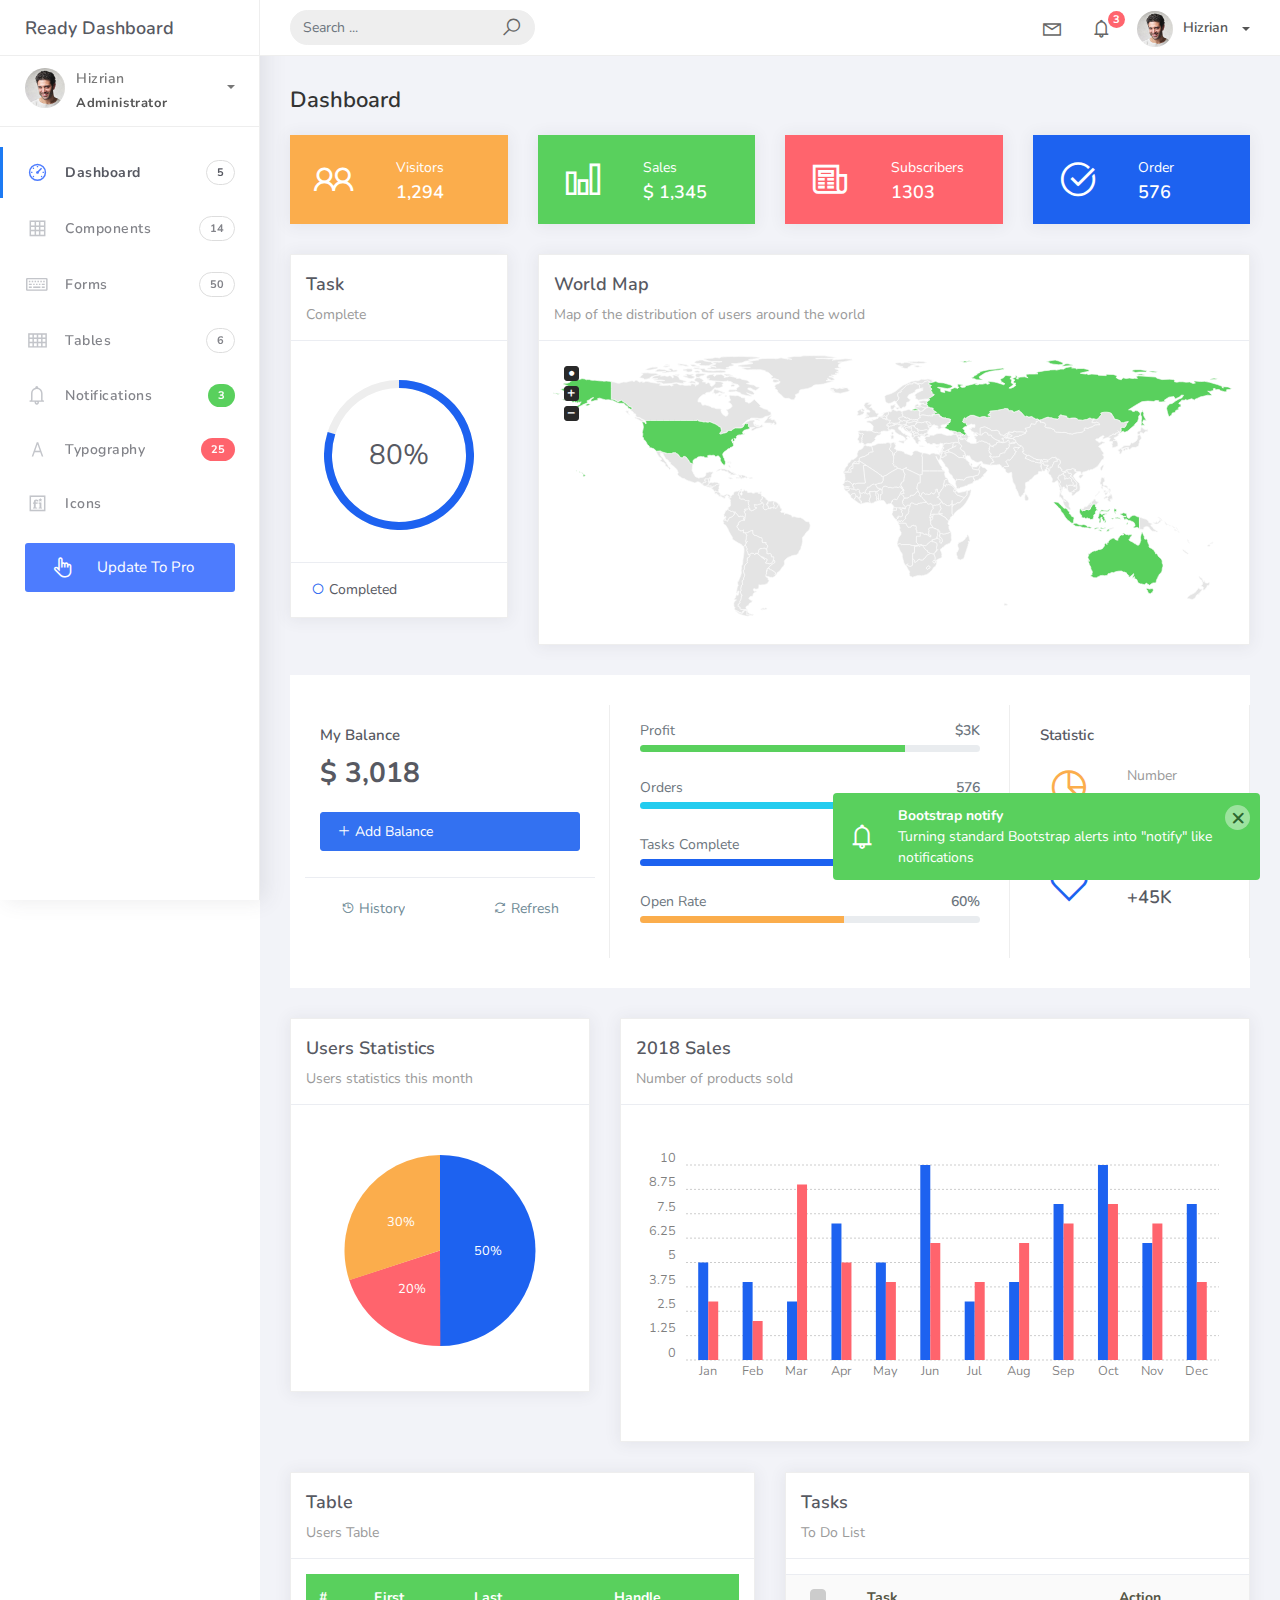
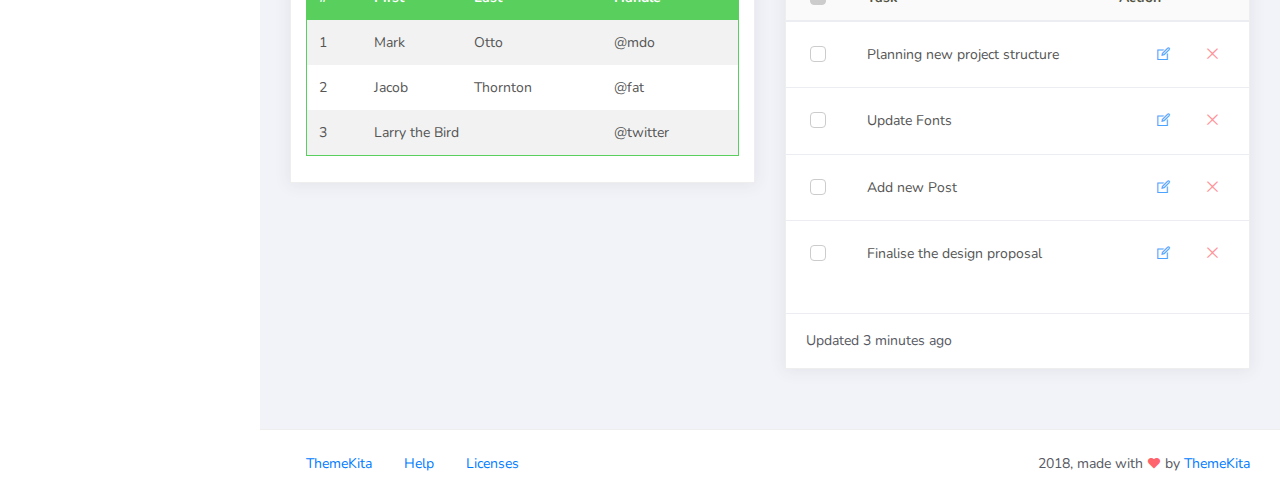
<file: WebUI/wwwroot/Ready-Bootstrap-Dashboard-master/index.html>
<!DOCTYPE html>
<html>
<head>
	<meta http-equiv="X-UA-Compatible" content="IE=edge,chrome=1" />
	<title>Ready Bootstrap Dashboard</title>
	<meta content='width=device-width, initial-scale=1.0, maximum-scale=1.0, user-scalable=0, shrink-to-fit=no' name='viewport' />
	<link rel="stylesheet" href="assets/css/bootstrap.min.css">
	<link rel="stylesheet" href="https://fonts.googleapis.com/css?family=Nunito:200,200i,300,300i,400,400i,600,600i,700,700i,800,800i,900,900i">
	<link rel="stylesheet" href="assets/css/ready.css">
	<link rel="stylesheet" href="assets/css/demo.css">
</head>
<body>
	<div class="wrapper">
		<div class="main-header">
			<div class="logo-header">
				<a href="index.html" class="logo">
					Ready Dashboard
				</a>
				<button class="navbar-toggler sidenav-toggler ml-auto" type="button" data-toggle="collapse" data-target="collapse" aria-controls="sidebar" aria-expanded="false" aria-label="Toggle navigation">
					<span class="navbar-toggler-icon"></span>
				</button>
				<button class="topbar-toggler more"><i class="la la-ellipsis-v"></i></button>
			</div>
			<nav class="navbar navbar-header navbar-expand-lg">
				<div class="container-fluid">
					
					<form class="navbar-left navbar-form nav-search mr-md-3" action="">
						<div class="input-group">
							<input type="text" placeholder="Search ..." class="form-control">
							<div class="input-group-append">
								<span class="input-group-text">
									<i class="la la-search search-icon"></i>
								</span>
							</div>
						</div>
					</form>
					<ul class="navbar-nav topbar-nav ml-md-auto align-items-center">
						<li class="nav-item dropdown hidden-caret">
							<a class="nav-link dropdown-toggle" href="#" id="navbarDropdown" role="button" data-toggle="dropdown" aria-haspopup="true" aria-expanded="false">
								<i class="la la-envelope"></i>
							</a>
							<div class="dropdown-menu" aria-labelledby="navbarDropdown">
								<a class="dropdown-item" href="#">Action</a>
								<a class="dropdown-item" href="#">Another action</a>
								<div class="dropdown-divider"></div>
								<a class="dropdown-item" href="#">Something else here</a>
							</div>
						</li>
						<li class="nav-item dropdown hidden-caret">
							<a class="nav-link dropdown-toggle" href="#" id="navbarDropdown" role="button" data-toggle="dropdown" aria-haspopup="true" aria-expanded="false">
								<i class="la la-bell"></i>
								<span class="notification">3</span>
							</a>
							<ul class="dropdown-menu notif-box" aria-labelledby="navbarDropdown">
								<li>
									<div class="dropdown-title">You have 4 new notification</div>
								</li>
								<li>
									<div class="notif-center">
										<a href="#">
											<div class="notif-icon notif-primary"> <i class="la la-user-plus"></i> </div>
											<div class="notif-content">
												<span class="block">
													New user registered
												</span>
												<span class="time">5 minutes ago</span> 
											</div>
										</a>
										<a href="#">
											<div class="notif-icon notif-success"> <i class="la la-comment"></i> </div>
											<div class="notif-content">
												<span class="block">
													Rahmad commented on Admin
												</span>
												<span class="time">12 minutes ago</span> 
											</div>
										</a>
										<a href="#">
											<div class="notif-img"> 
												<img src="assets/img/profile2.jpg" alt="Img Profile">
											</div>
											<div class="notif-content">
												<span class="block">
													Reza send messages to you
												</span>
												<span class="time">12 minutes ago</span> 
											</div>
										</a>
										<a href="#">
											<div class="notif-icon notif-danger"> <i class="la la-heart"></i> </div>
											<div class="notif-content">
												<span class="block">
													Farrah liked Admin
												</span>
												<span class="time">17 minutes ago</span> 
											</div>
										</a>
									</div>
								</li>
								<li>
									<a class="see-all" href="javascript:void(0);"> <strong>See all notifications</strong> <i class="la la-angle-right"></i> </a>
								</li>
							</ul>
						</li>
						<li class="nav-item dropdown">
							<a class="dropdown-toggle profile-pic" data-toggle="dropdown" href="#" aria-expanded="false"> <img src="assets/img/profile.jpg" alt="user-img" width="36" class="img-circle"><span >Hizrian</span></span> </a>
							<ul class="dropdown-menu dropdown-user">
								<li>
									<div class="user-box">
										<div class="u-img"><img src="assets/img/profile.jpg" alt="user"></div>
										<div class="u-text">
											<h4>Hizrian</h4>
											<p class="text-muted">hello@themekita.com</p><a href="profile.html" class="btn btn-rounded btn-danger btn-sm">View Profile</a></div>
										</div>
									</li>
									<div class="dropdown-divider"></div>
									<a class="dropdown-item" href="#"><i class="ti-user"></i> My Profile</a>
									<a class="dropdown-item" href="#"></i> My Balance</a>
									<a class="dropdown-item" href="#"><i class="ti-email"></i> Inbox</a>
									<div class="dropdown-divider"></div>
									<a class="dropdown-item" href="#"><i class="ti-settings"></i> Account Setting</a>
									<div class="dropdown-divider"></div>
									<a class="dropdown-item" href="#"><i class="fa fa-power-off"></i> Logout</a>
								</ul>
								<!-- /.dropdown-user -->
							</li>
						</ul>
					</div>
				</nav>
			</div>
			<div class="sidebar">
				<div class="scrollbar-inner sidebar-wrapper">
					<div class="user">
						<div class="photo">
							<img src="assets/img/profile.jpg">
						</div>
						<div class="info">
							<a class="" data-toggle="collapse" href="#collapseExample" aria-expanded="true">
								<span>
									Hizrian
									<span class="user-level">Administrator</span>
									<span class="caret"></span>
								</span>
							</a>
							<div class="clearfix"></div>

							<div class="collapse in" id="collapseExample" aria-expanded="true" style="">
								<ul class="nav">
									<li>
										<a href="#profile">
											<span class="link-collapse">My Profile</span>
										</a>
									</li>
									<li>
										<a href="#edit">
											<span class="link-collapse">Edit Profile</span>
										</a>
									</li>
									<li>
										<a href="#settings">
											<span class="link-collapse">Settings</span>
										</a>
									</li>
								</ul>
							</div>
						</div>
					</div>
					<ul class="nav">
						<li class="nav-item active">
							<a href="index.html">
								<i class="la la-dashboard"></i>
								<p>Dashboard</p>
								<span class="badge badge-count">5</span>
							</a>
						</li>
						<li class="nav-item">
							<a href="components.html">
								<i class="la la-table"></i>
								<p>Components</p>
								<span class="badge badge-count">14</span>
							</a>
						</li>
						<li class="nav-item">
							<a href="forms.html">
								<i class="la la-keyboard-o"></i>
								<p>Forms</p>
								<span class="badge badge-count">50</span>
							</a>
						</li>
						<li class="nav-item">
							<a href="tables.html">
								<i class="la la-th"></i>
								<p>Tables</p>
								<span class="badge badge-count">6</span>
							</a>
						</li>
						<li class="nav-item">
							<a href="notifications.html">
								<i class="la la-bell"></i>
								<p>Notifications</p>
								<span class="badge badge-success">3</span>
							</a>
						</li>
						<li class="nav-item">
							<a href="typography.html">
								<i class="la la-font"></i>
								<p>Typography</p>
								<span class="badge badge-danger">25</span>
							</a>
						</li>
						<li class="nav-item">
							<a href="icons.html">
								<i class="la la-fonticons"></i>
								<p>Icons</p>
							</a>
						</li>
						<li class="nav-item update-pro">
							<button  data-toggle="modal" data-target="#modalUpdate">
								<i class="la la-hand-pointer-o"></i>
								<p>Update To Pro</p>
							</button>
						</li>
					</ul>
				</div>
			</div>
			<div class="main-panel">
				<div class="content">
					<div class="container-fluid">
						<h4 class="page-title">Dashboard</h4>
						<div class="row">
							<div class="col-md-3">
								<div class="card card-stats card-warning">
									<div class="card-body ">
										<div class="row">
											<div class="col-5">
												<div class="icon-big text-center">
													<i class="la la-users"></i>
												</div>
											</div>
											<div class="col-7 d-flex align-items-center">
												<div class="numbers">
													<p class="card-category">Visitors</p>
													<h4 class="card-title">1,294</h4>
												</div>
											</div>
										</div>
									</div>
								</div>
							</div>
							<div class="col-md-3">
								<div class="card card-stats card-success">
									<div class="card-body ">
										<div class="row">
											<div class="col-5">
												<div class="icon-big text-center">
													<i class="la la-bar-chart"></i>
												</div>
											</div>
											<div class="col-7 d-flex align-items-center">
												<div class="numbers">
													<p class="card-category">Sales</p>
													<h4 class="card-title">$ 1,345</h4>
												</div>
											</div>
										</div>
									</div>
								</div>
							</div>
							<div class="col-md-3">
								<div class="card card-stats card-danger">
									<div class="card-body">
										<div class="row">
											<div class="col-5">
												<div class="icon-big text-center">
													<i class="la la-newspaper-o"></i>
												</div>
											</div>
											<div class="col-7 d-flex align-items-center">
												<div class="numbers">
													<p class="card-category">Subscribers</p>
													<h4 class="card-title">1303</h4>
												</div>
											</div>
										</div>
									</div>
								</div>
							</div>
							<div class="col-md-3">
								<div class="card card-stats card-primary">
									<div class="card-body ">
										<div class="row">
											<div class="col-5">
												<div class="icon-big text-center">
													<i class="la la-check-circle"></i>
												</div>
											</div>
											<div class="col-7 d-flex align-items-center">
												<div class="numbers">
													<p class="card-category">Order</p>
													<h4 class="card-title">576</h4>
												</div>
											</div>
										</div>
									</div>
								</div>
							</div>
<!-- 							<div class="col-md-3">
								<div class="card card-stats">
									<div class="card-body ">
										<div class="row">
											<div class="col-5">
												<div class="icon-big text-center icon-warning">
													<i class="la la-pie-chart text-warning"></i>
												</div>
											</div>
											<div class="col-7 d-flex align-items-center">
												<div class="numbers">
													<p class="card-category">Number</p>
													<h4 class="card-title">150GB</h4>
												</div>
											</div>
										</div>
									</div>
								</div>
							</div>
							<div class="col-md-3">
								<div class="card card-stats">
									<div class="card-body ">
										<div class="row">
											<div class="col-5">
												<div class="icon-big text-center">
													<i class="la la-bar-chart text-success"></i>
												</div>
											</div>
											<div class="col-7 d-flex align-items-center">
												<div class="numbers">
													<p class="card-category">Revenue</p>
													<h4 class="card-title">$ 1,345</h4>
												</div>
											</div>
										</div>
									</div>
								</div>
							</div>
							<div class="col-md-3">
								<div class="card card-stats">
									<div class="card-body">
										<div class="row">
											<div class="col-5">
												<div class="icon-big text-center">
													<i class="la la-times-circle-o text-danger"></i>
												</div>
											</div>
											<div class="col-7 d-flex align-items-center">
												<div class="numbers">
													<p class="card-category">Errors</p>
													<h4 class="card-title">23</h4>
												</div>
											</div>
										</div>
									</div>
								</div>
							</div>
							<div class="col-md-3">
								<div class="card card-stats">
									<div class="card-body">
										<div class="row">
											<div class="col-5">
												<div class="icon-big text-center">
													<i class="la la-heart-o text-primary"></i>
												</div>
											</div>
											<div class="col-7 d-flex align-items-center">
												<div class="numbers">
													<p class="card-category">Followers</p>
													<h4 class="card-title">+45K</h4>
												</div>
											</div>
										</div>
									</div>
								</div>
							</div> -->
						</div>
						<div class="row">
							<div class="col-md-3">
								<div class="card">
									<div class="card-header">
										<h4 class="card-title">Task</h4>
										<p class="card-category">Complete</p>
									</div>
									<div class="card-body">
										<div id="task-complete" class="chart-circle mt-4 mb-3"></div>
									</div>
									<div class="card-footer">
										<div class="legend"><i class="la la-circle text-primary"></i> Completed</div>
									</div>
								</div>
							</div>
							<div class="col-md-9">
								<div class="card">
									<div class="card-header">
										<h4 class="card-title">World Map</h4>
										<p class="card-category">
										Map of the distribution of users around the world</p>
									</div>
									<div class="card-body">
										<div class="mapcontainer">
											<div class="map">
												<span>Alternative content for the map</span>
											</div>
										</div>
									</div>
								</div>
							</div>
						</div>
						<div class="row row-card-no-pd">
							<div class="col-md-4">
								<div class="card">
									<div class="card-body">
										<p class="fw-bold mt-1">My Balance</p>
										<h4><b>$ 3,018</b></h4>
										<a href="#" class="btn btn-primary btn-full text-left mt-3 mb-3"><i class="la la-plus"></i> Add Balance</a>
									</div>
									<div class="card-footer">
										<ul class="nav">
											<li class="nav-item"><a class="btn btn-default btn-link" href="#"><i class="la la-history"></i> History</a></li>
											<li class="nav-item ml-auto"><a class="btn btn-default btn-link" href="#"><i class="la la-refresh"></i> Refresh</a></li>
										</ul>
									</div>
								</div>
							</div>
							<div class="col-md-5">
								<div class="card">
									<div class="card-body">
										<div class="progress-card">
											<div class="d-flex justify-content-between mb-1">
												<span class="text-muted">Profit</span>
												<span class="text-muted fw-bold"> $3K</span>
											</div>
											<div class="progress mb-2" style="height: 7px;">
												<div class="progress-bar bg-success" role="progressbar" style="width: 78%" aria-valuenow="78" aria-valuemin="0" aria-valuemax="100" data-toggle="tooltip" data-placement="top" title="78%"></div>
											</div>
										</div>
										<div class="progress-card">
											<div class="d-flex justify-content-between mb-1">
												<span class="text-muted">Orders</span>
												<span class="text-muted fw-bold"> 576</span>
											</div>
											<div class="progress mb-2" style="height: 7px;">
												<div class="progress-bar bg-info" role="progressbar" style="width: 65%" aria-valuenow="60" aria-valuemin="0" aria-valuemax="100" data-toggle="tooltip" data-placement="top" title="65%"></div>
											</div>
										</div>
										<div class="progress-card">
											<div class="d-flex justify-content-between mb-1">
												<span class="text-muted">Tasks Complete</span>
												<span class="text-muted fw-bold"> 70%</span>
											</div>
											<div class="progress mb-2" style="height: 7px;">
												<div class="progress-bar bg-primary" role="progressbar" style="width: 70%" aria-valuenow="70" aria-valuemin="0" aria-valuemax="100" data-toggle="tooltip" data-placement="top" title="70%"></div>
											</div>
										</div>
										<div class="progress-card">
											<div class="d-flex justify-content-between mb-1">
												<span class="text-muted">Open Rate</span>
												<span class="text-muted fw-bold"> 60%</span>
											</div>
											<div class="progress mb-2" style="height: 7px;">
												<div class="progress-bar bg-warning" role="progressbar" style="width: 60%" aria-valuenow="60" aria-valuemin="0" aria-valuemax="100" data-toggle="tooltip" data-placement="top" title="60%"></div>
											</div>
										</div>
									</div>
								</div>
							</div>
							<div class="col-md-3">
								<div class="card card-stats">
									<div class="card-body">
										<p class="fw-bold mt-1">Statistic</p>
										<div class="row">
											<div class="col-5">
												<div class="icon-big text-center icon-warning">
													<i class="la la-pie-chart text-warning"></i>
												</div>
											</div>
											<div class="col-7 d-flex align-items-center">
												<div class="numbers">
													<p class="card-category">Number</p>
													<h4 class="card-title">150GB</h4>
												</div>
											</div>
										</div>
										<hr/>
										<div class="row">
											<div class="col-5">
												<div class="icon-big text-center">
													<i class="la la-heart-o text-primary"></i>
												</div>
											</div>
											<div class="col-7 d-flex align-items-center">
												<div class="numbers">
													<p class="card-category">Followers</p>
													<h4 class="card-title">+45K</h4>
												</div>
											</div>
										</div>
									</div>
								</div>
							</div>
						</div>
						<div class="row">
							<div class="col-md-4">
								<div class="card">
									<div class="card-header">
										<h4 class="card-title">Users Statistics</h4>
										<p class="card-category">
										Users statistics this month</p>
									</div>
									<div class="card-body">
										<div id="monthlyChart" class="chart chart-pie"></div>
									</div>
								</div>
							</div>
							<div class="col-md-8">
								<div class="card">
									<div class="card-header">
										<h4 class="card-title">2018 Sales</h4>
										<p class="card-category">
										Number of products sold</p>
									</div>
									<div class="card-body">
										<div id="salesChart" class="chart"></div>
									</div>
								</div>
							</div>
							<div class="col-md-6">
								<div class="card">
									<div class="card-header ">
										<h4 class="card-title">Table</h4>
										<p class="card-category">Users Table</p>
									</div>
									<div class="card-body">
										<table class="table table-head-bg-success table-striped table-hover">
											<thead>
												<tr>
													<th scope="col">#</th>
													<th scope="col">First</th>
													<th scope="col">Last</th>
													<th scope="col">Handle</th>
												</tr>
											</thead>
											<tbody>
												<tr>
													<td>1</td>
													<td>Mark</td>
													<td>Otto</td>
													<td>@mdo</td>
												</tr>
												<tr>
													<td>2</td>
													<td>Jacob</td>
													<td>Thornton</td>
													<td>@fat</td>
												</tr>
												<tr>
													<td>3</td>
													<td colspan="2">Larry the Bird</td>
													<td>@twitter</td>
												</tr>
											</tbody>
										</table>
									</div>
								</div>
							</div>
							<div class="col-md-6">
								<div class="card card-tasks">
									<div class="card-header ">
										<h4 class="card-title">Tasks</h4>
										<p class="card-category">To Do List</p>
									</div>
									<div class="card-body ">
										<div class="table-full-width">
											<table class="table">
												<thead>
													<tr>
														<th>
															<div class="form-check">
																<label class="form-check-label">
																	<input class="form-check-input  select-all-checkbox" type="checkbox" data-select="checkbox" data-target=".task-select">
																	<span class="form-check-sign"></span>
																</label>
															</div>
														</th>
														<th>Task</th>
														<th>Action</th>
													</tr>
												</thead>
												<tbody>
													<tr>
														<td>
															<div class="form-check">
																<label class="form-check-label">
																	<input class="form-check-input task-select" type="checkbox">
																	<span class="form-check-sign"></span>
																</label>
															</div>
														</td>
														<td>Planning new project structure</td>
														<td class="td-actions text-right">
															<div class="form-button-action">
																<button type="button" data-toggle="tooltip" title="Edit Task" class="btn btn-link <btn-simple-primary">
																	<i class="la la-edit"></i>
																</button>
																<button type="button" data-toggle="tooltip" title="Remove" class="btn btn-link btn-simple-danger">
																	<i class="la la-times"></i>
																</button>
															</div>
														</td>
													</tr>
													<tr>
														<td>
															<div class="form-check">
																<label class="form-check-label">
																	<input class="form-check-input task-select" type="checkbox">
																	<span class="form-check-sign"></span>
																</label>
															</div>
														</td>
														<td>Update Fonts</td>
														<td class="td-actions text-right">
															<div class="form-button-action">
																<button type="button" data-toggle="tooltip" title="Edit Task" class="btn btn-link <btn-simple-primary">
																	<i class="la la-edit"></i>
																</button>
																<button type="button" data-toggle="tooltip" title="Remove" class="btn btn-link btn-simple-danger">
																	<i class="la la-times"></i>
																</button>
															</div>
														</td>
													</tr>
													<tr>
														<td>
															<div class="form-check">
																<label class="form-check-label">
																	<input class="form-check-input task-select" type="checkbox">
																	<span class="form-check-sign"></span>
																</label>
															</div>
														</td>
														<td>Add new Post
														</td>
														<td class="td-actions text-right">
															<div class="form-button-action">
																<button type="button" data-toggle="tooltip" title="Edit Task" class="btn btn-link <btn-simple-primary">
																	<i class="la la-edit"></i>
																</button>
																<button type="button" data-toggle="tooltip" title="Remove" class="btn btn-link btn-simple-danger">
																	<i class="la la-times"></i>
																</button>
															</div>
														</td>
													</tr>
													<tr>
														<td>
															<div class="form-check">
																<label class="form-check-label">
																	<input class="form-check-input task-select" type="checkbox">
																	<span class="form-check-sign"></span>
																</label>
															</div>
														</td>
														<td>Finalise the design proposal</td>
														<td class="td-actions text-right">
															<div class="form-button-action">
																<button type="button" data-toggle="tooltip" title="Edit Task" class="btn btn-link <btn-simple-primary">
																	<i class="la la-edit"></i>
																</button>
																<button type="button" data-toggle="tooltip" title="Remove" class="btn btn-link btn-simple-danger">
																	<i class="la la-times"></i>
																</button>
															</div>
														</td>
													</tr>
												</tbody>
											</table>
										</div>
									</div>
									<div class="card-footer ">
										<div class="stats">
											<i class="now-ui-icons loader_refresh spin"></i> Updated 3 minutes ago
										</div>
									</div>
								</div>
							</div>
						</div>
					</div>
				</div>
				<footer class="footer">
					<div class="container-fluid">
						<nav class="pull-left">
							<ul class="nav">
								<li class="nav-item">
									<a class="nav-link" href="http://www.themekita.com">
										ThemeKita
									</a>
								</li>
								<li class="nav-item">
									<a class="nav-link" href="#">
										Help
									</a>
								</li>
								<li class="nav-item">
									<a class="nav-link" href="https://themewagon.com/license/#free-item">
										Licenses
									</a>
								</li>
							</ul>
						</nav>
						<div class="copyright ml-auto">
							2018, made with <i class="la la-heart heart text-danger"></i> by <a href="http://www.themekita.com">ThemeKita</a>
						</div>				
					</div>
				</footer>
			</div>
		</div>
	</div>
	<!-- Modal -->
	<div class="modal fade" id="modalUpdate" tabindex="-1" role="dialog" aria-labelledby="modalUpdatePro" aria-hidden="true">
		<div class="modal-dialog modal-dialog-centered" role="document">
			<div class="modal-content">
				<div class="modal-header bg-primary">
					<h6 class="modal-title"><i class="la la-frown-o"></i> Under Development</h6>
					<button type="button" class="close" data-dismiss="modal" aria-label="Close">
						<span aria-hidden="true">&times;</span>
					</button>
				</div>
				<div class="modal-body text-center">									
					<p>Currently the pro version of the <b>Ready Dashboard</b> Bootstrap is in progress development</p>
					<p>
						<b>We'll let you know when it's done</b></p>
				</div>
				<div class="modal-footer">
					<button type="button" class="btn btn-secondary" data-dismiss="modal">Close</button>
				</div>
			</div>
		</div>
	</div>
</body>
<script src="assets/js/core/jquery.3.2.1.min.js"></script>
<script src="assets/js/plugin/jquery-ui-1.12.1.custom/jquery-ui.min.js"></script>
<script src="assets/js/core/popper.min.js"></script>
<script src="assets/js/core/bootstrap.min.js"></script>
<script src="assets/js/plugin/chartist/chartist.min.js"></script>
<script src="assets/js/plugin/chartist/plugin/chartist-plugin-tooltip.min.js"></script>
<script src="assets/js/plugin/bootstrap-notify/bootstrap-notify.min.js"></script>
<script src="assets/js/plugin/bootstrap-toggle/bootstrap-toggle.min.js"></script>
<script src="assets/js/plugin/jquery-mapael/jquery.mapael.min.js"></script>
<script src="assets/js/plugin/jquery-mapael/maps/world_countries.min.js"></script>
<script src="assets/js/plugin/chart-circle/circles.min.js"></script>
<script src="assets/js/plugin/jquery-scrollbar/jquery.scrollbar.min.js"></script>
<script src="assets/js/ready.min.js"></script>
<script src="assets/js/demo.js"></script>
</html>
</file>
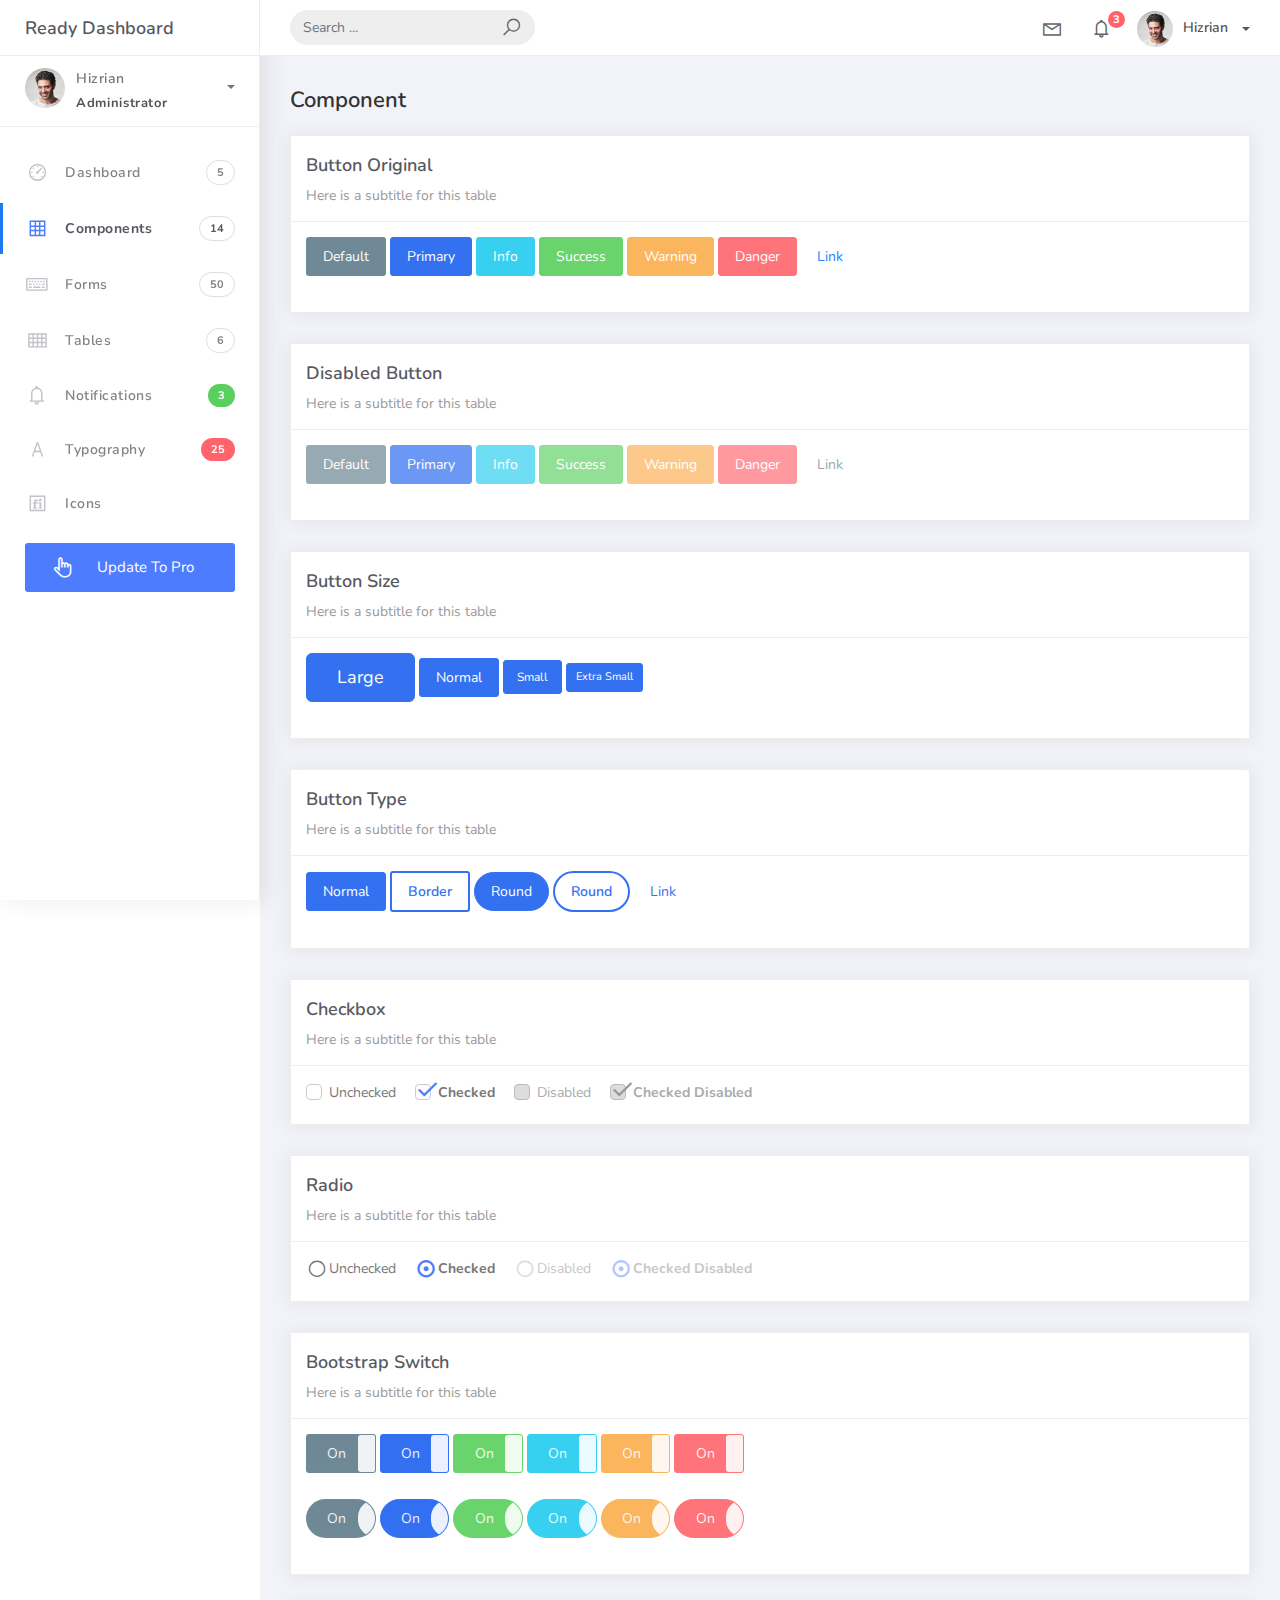
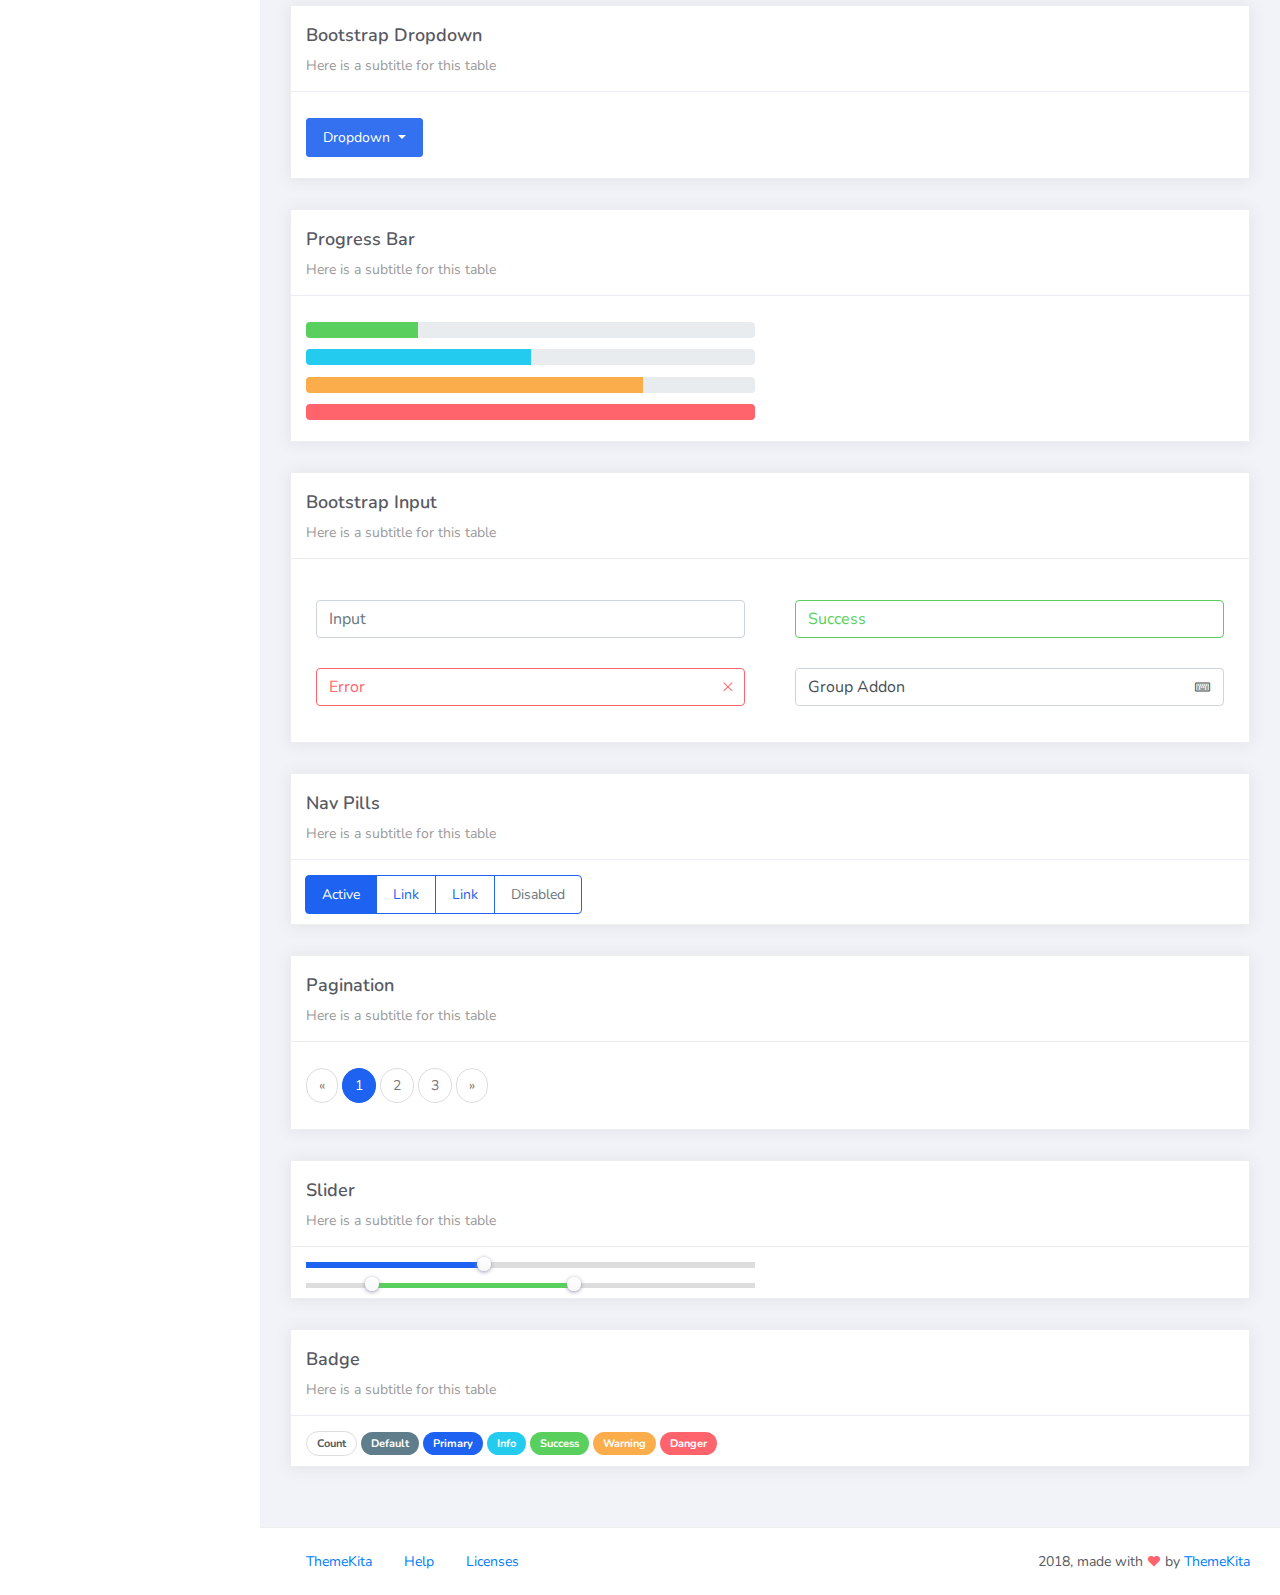
<file: WebUI/wwwroot/Ready-Bootstrap-Dashboard-master/components.html>
<!DOCTYPE html>
<html>
<head>
	<meta http-equiv="X-UA-Compatible" content="IE=edge,chrome=1" />
	<title>Components - Ready Bootstrap Dashboard</title>
	<meta content='width=device-width, initial-scale=1.0, maximum-scale=1.0, user-scalable=0, shrink-to-fit=no' name='viewport' />
	<link rel="stylesheet" href="assets/css/bootstrap.min.css">
	<link rel="stylesheet" href="https://fonts.googleapis.com/css?family=Nunito:200,200i,300,300i,400,400i,600,600i,700,700i,800,800i,900,900i">
	<link rel="stylesheet" href="assets/css/ready.css">
	<link rel="stylesheet" href="assets/css/demo.css">
</head>
<body>
	<div class="wrapper">
		<div class="main-header">
			<div class="logo-header">
				<a href="index.html" class="logo">
					Ready Dashboard
				</a>
				<button class="navbar-toggler sidenav-toggler ml-auto" type="button" data-toggle="collapse" data-target="collapse" aria-controls="sidebar" aria-expanded="false" aria-label="Toggle navigation">
					<span class="navbar-toggler-icon"></span>
				</button>
				<button class="topbar-toggler more"><i class="la la-ellipsis-v"></i></button>
			</div>
			<nav class="navbar navbar-header navbar-expand-lg">
				<div class="container-fluid">
					
					<form class="navbar-left navbar-form nav-search mr-md-3" action="">
						<div class="input-group">
							<input type="text" placeholder="Search ..." class="form-control">
							<div class="input-group-append">
								<span class="input-group-text">
									<i class="la la-search search-icon"></i>
								</span>
							</div>
						</div>
					</form>
					<ul class="navbar-nav topbar-nav ml-md-auto align-items-center">
						<li class="nav-item dropdown hidden-caret">
							<a class="nav-link dropdown-toggle" href="#" id="navbarDropdown" role="button" data-toggle="dropdown" aria-haspopup="true" aria-expanded="false">
								<i class="la la-envelope"></i>
							</a>
							<div class="dropdown-menu" aria-labelledby="navbarDropdown">
								<a class="dropdown-item" href="#">Action</a>
								<a class="dropdown-item" href="#">Another action</a>
								<div class="dropdown-divider"></div>
								<a class="dropdown-item" href="#">Something else here</a>
							</div>
						</li>
						<li class="nav-item dropdown hidden-caret">
							<a class="nav-link dropdown-toggle" href="#" id="navbarDropdown" role="button" data-toggle="dropdown" aria-haspopup="true" aria-expanded="false">
								<i class="la la-bell"></i>
								<span class="notification">3</span>
							</a>
							<ul class="dropdown-menu notif-box" aria-labelledby="navbarDropdown">
								<li>
									<div class="dropdown-title">You have 4 new notification</div>
								</li>
								<li>
									<div class="notif-center">
										<a href="#">
											<div class="notif-icon notif-primary"> <i class="la la-user-plus"></i> </div>
											<div class="notif-content">
												<span class="block">
													New user registered
												</span>
												<span class="time">5 minutes ago</span> 
											</div>
										</a>
										<a href="#">
											<div class="notif-icon notif-success"> <i class="la la-comment"></i> </div>
											<div class="notif-content">
												<span class="block">
													Rahmad commented on Admin
												</span>
												<span class="time">12 minutes ago</span> 
											</div>
										</a>
										<a href="#">
											<div class="notif-img"> 
												<img src="assets/img/profile2.jpg" alt="Img Profile">
											</div>
											<div class="notif-content">
												<span class="block">
													Reza send messages to you
												</span>
												<span class="time">12 minutes ago</span> 
											</div>
										</a>
										<a href="#">
											<div class="notif-icon notif-danger"> <i class="la la-heart"></i> </div>
											<div class="notif-content">
												<span class="block">
													Farrah liked Admin
												</span>
												<span class="time">17 minutes ago</span> 
											</div>
										</a>
									</div>
								</li>
								<li>
									<a class="see-all" href="javascript:void(0);"> <strong>See all notifications</strong> <i class="la la-angle-right"></i> </a>
								</li>
							</ul>
						</li>
						<li class="nav-item dropdown">
							<a class="dropdown-toggle profile-pic" data-toggle="dropdown" href="#" aria-expanded="false"> <img src="assets/img/profile.jpg" alt="user-img" width="36" class="img-circle"><span >Hizrian</span></span> </a>
							<ul class="dropdown-menu dropdown-user">
								<li>
									<div class="user-box">
										<div class="u-img"><img src="assets/img/profile.jpg" alt="user"></div>
										<div class="u-text">
											<h4>Hizrian</h4>
											<p class="text-muted">hello@themekita.com</p><a href="profile.html" class="btn btn-rounded btn-danger btn-sm">View Profile</a></div>
										</div>
									</li>
									<div class="dropdown-divider"></div>
									<a class="dropdown-item" href="#"><i class="ti-user"></i> My Profile</a>
									<a class="dropdown-item" href="#"></i> My Balance</a>
									<a class="dropdown-item" href="#"><i class="ti-email"></i> Inbox</a>
									<div class="dropdown-divider"></div>
									<a class="dropdown-item" href="#"><i class="ti-settings"></i> Account Setting</a>
									<div class="dropdown-divider"></div>
									<a class="dropdown-item" href="#"><i class="fa fa-power-off"></i> Logout</a>
								</ul>
								<!-- /.dropdown-user -->
							</li>
						</ul>
					</div>
				</nav>
			</div>
			<div class="sidebar">
				<div class="scrollbar-inner sidebar-wrapper">
					<div class="user">
						<div class="photo">
							<img src="assets/img/profile.jpg">
						</div>
						<div class="info">
							<a class="" data-toggle="collapse" href="#collapseExample" aria-expanded="true">
								<span>
									Hizrian
									<span class="user-level">Administrator</span>
									<span class="caret"></span>
								</span>
							</a>
							<div class="clearfix"></div>

							<div class="collapse in" id="collapseExample" aria-expanded="true" style="">
								<ul class="nav">
									<li>
										<a href="#profile">
											<span class="link-collapse">My Profile</span>
										</a>
									</li>
									<li>
										<a href="#edit">
											<span class="link-collapse">Edit Profile</span>
										</a>
									</li>
									<li>
										<a href="#settings">
											<span class="link-collapse">Settings</span>
										</a>
									</li>
								</ul>
							</div>
						</div>
					</div>
					<ul class="nav">
						<li class="nav-item">
							<a href="index.html">
								<i class="la la-dashboard"></i>
								<p>Dashboard</p>
								<span class="badge badge-count">5</span>
							</a>
						</li>
						<li class="nav-item active">
							<a href="components.html">
								<i class="la la-table"></i>
								<p>Components</p>
								<span class="badge badge-count">14</span>
							</a>
						</li>
						<li class="nav-item">
							<a href="forms.html">
								<i class="la la-keyboard-o"></i>
								<p>Forms</p>
								<span class="badge badge-count">50</span>
							</a>
						</li>
						<li class="nav-item">
							<a href="tables.html">
								<i class="la la-th"></i>
								<p>Tables</p>
								<span class="badge badge-count">6</span>
							</a>
						</li>
						<li class="nav-item">
							<a href="notifications.html">
								<i class="la la-bell"></i>
								<p>Notifications</p>
								<span class="badge badge-success">3</span>
							</a>
						</li>
						<li class="nav-item">
							<a href="typography.html">
								<i class="la la-font"></i>
								<p>Typography</p>
								<span class="badge badge-danger">25</span>
							</a>
						</li>
						<li class="nav-item">
							<a href="icons.html">
								<i class="la la-fonticons"></i>
								<p>Icons</p>
							</a>
						</li>
						<li class="nav-item update-pro">
							<button  data-toggle="modal" data-target="#modalUpdate">
								<i class="la la-hand-pointer-o"></i>
								<p>Update To Pro</p>
							</button>
						</li>
					</ul>
				</div>
			</div>
			<div class="main-panel">
				<div class="content">
					<div class="container-fluid">
						<h4 class="page-title">Component</h4>
						<div class="row">
							<div class="col-md-12">
								<div class="card">
									<div class="card-header">
										<h4 class="card-title">Button Original</h4>
										<p class="card-category">Here is a subtitle for this table</p>
									</div>
									<div class="card-body">
										<p class="demo">
											<button class="btn btn-default">Default</button>

											<button class="btn btn-primary">Primary</button>

											<button class="btn btn-info">Info</button>

											<button class="btn btn-success">Success</button>

											<button class="btn btn-warning">Warning</button>

											<button class="btn btn-danger">Danger</button>

											<button class="btn btn-link">Link</button>
										</p>
									</div>
								</div>
							</div>
							<div class="col-md-12">
								<div class="card">
									<div class="card-header">
										<h4 class="card-title">Disabled Button</h4>
										<p class="card-category">Here is a subtitle for this table</p>
									</div>
									<div class="card-body">
										<p class="demo">
											<button class="btn btn-default" disabled="disabled">Default</button>

											<button class="btn btn-primary" disabled="disabled">Primary</button>

											<button class="btn btn-info" disabled="disabled">Info</button>

											<button class="btn btn-success" disabled="disabled">Success</button>

											<button class="btn btn-warning" disabled="disabled">Warning</button>

											<button class="btn btn-danger" disabled="disabled">Danger</button>

											<button class="btn btn-link" disabled>Link</button>
										</p>
									</div>
								</div>
							</div>
							<div class="col-md-12">
								<div class="card">
									<div class="card-header">
										<h4 class="card-title">Button Size</h4>
										<p class="card-category">Here is a subtitle for this table</p>
									</div>
									<div class="card-body">
										<p class="demo">
											<button class="btn btn-primary btn-lg">Large</button>

											<button class="btn btn-primary">Normal</button>

											<button class="btn btn-primary btn-sm">Small</button>

											<button class="btn btn-primary btn-xs">Extra Small</button>
										</p>
									</div>
								</div>
							</div>
							<div class="col-md-12">
								<div class="card">
									<div class="card-header">
										<h4 class="card-title">Button Type</h4>
										<p class="card-category">Here is a subtitle for this table</p>
									</div>
									<div class="card-body">
										<p class="demo">
											<button class="btn btn-primary">Normal</button>
											<button class="btn btn-primary btn-border">Border</button>

											<button class="btn btn-primary btn-round">Round</button>

											<button class="btn btn-primary btn-border btn-round">Round</button>

											<button class="btn btn-primary btn-link">Link</button>
										</p>
									</div>
								</div>
							</div>
							<div class="col-md-12">
								<div class="card">
									<div class="card-header">
										<h4 class="card-title">Checkbox</h4>
										<p class="card-category">Here is a subtitle for this table</p>
									</div>
									<div class="card-body">
										<p class="demo">
											<label class="form-check-label">
												<input class="form-check-input" type="checkbox" value="">
												<span class="form-check-sign">Unchecked</span>
											</label>

											<label class="form-check-label">
												<input class="form-check-input" type="checkbox" value="" checked>
												<span class="form-check-sign">Checked</span>
											</label>

											<label class="form-check-label">
												<input class="form-check-input" type="checkbox" value="" disabled>
												<span class="form-check-sign">Disabled</span>
											</label>

											<label class="form-check-label">
												<input class="form-check-input" type="checkbox" value="" checked disabled>
												<span class="form-check-sign">Checked Disabled</span>
											</label>
										</p>
									</div>
								</div>
							</div>
							<div class="col-md-12">
								<div class="card">
									<div class="card-header">
										<h4 class="card-title">Radio</h4>
										<p class="card-category">Here is a subtitle for this table</p>
									</div>
									<div class="card-body">
										<p class="demo">
											<label class="form-radio-label">
												<input class="form-radio-input" type="radio" name="optionsRadios" value="">
												<span class="form-radio-sign">Unchecked</span>
											</label>
											<label class="form-radio-label">
												<input class="form-radio-input" type="radio" name="optionsRadios" value="" checked>
												<span class="form-radio-sign">Checked</span>
											</label>
											<label class="form-radio-label">
												<input class="form-radio-input" type="radio" value="" disabled>
												<span class="form-radio-sign">Disabled</span>
											</label>
											<label class="form-radio-label">
												<input class="form-radio-input" type="radio" value="" checked disabled>
												<span class="form-radio-sign">Checked Disabled</span>
											</label>
										</p>
									</div>
								</div>
							</div>
							<div class="col-md-12">
								<div class="card">
									<div class="card-header">
										<h4 class="card-title">Bootstrap Switch</h4>
										<p class="card-category">Here is a subtitle for this table</p>
									</div>
									<div class="card-body">
										<p class="demo">
											<input type="checkbox" checked data-toggle="toggle" data-onstyle="default">
											<input type="checkbox" checked data-toggle="toggle" data-onstyle="primary">
											<input type="checkbox" checked data-toggle="toggle" data-onstyle="success">
											<input type="checkbox" checked data-toggle="toggle" data-onstyle="info">
											<input type="checkbox" checked data-toggle="toggle" data-onstyle="warning">
											<input type="checkbox" checked data-toggle="toggle" data-onstyle="danger">
										</p>
										<p class="demo">
											<input type="checkbox" checked data-toggle="toggle" data-onstyle="default" data-style="btn-round">
											<input type="checkbox" checked data-toggle="toggle" data-onstyle="primary" data-style="btn-round">
											<input type="checkbox" checked data-toggle="toggle" data-onstyle="success" data-style="btn-round">
											<input type="checkbox" checked data-toggle="toggle" data-onstyle="info" data-style="btn-round">
											<input type="checkbox" checked data-toggle="toggle" data-onstyle="warning" data-style="btn-round">
											<input type="checkbox" checked data-toggle="toggle" data-onstyle="danger" data-style="btn-round">
										</p>
									</div>
								</div>
							</div>
							<div class="col-md-12">
								<div class="card">
									<div class="card-header">
										<h4 class="card-title">Bootstrap Dropdown</h4>
										<p class="card-category">Here is a subtitle for this table</p>
									</div>
									<div class="card-body">
										<p class="demo">
											<div class="dropdown">

												<button class="btn btn-primary dropdown-toggle" type="button" id="dropdownMenu1" data-toggle="dropdown">

													Dropdown

												</button>

												<ul class="dropdown-menu" role="menu" aria-labelledby="dropdownMenu">

													<a class="dropdown-item" href="#">Action</a>
													<a class="dropdown-item" href="#">Another action</a>
													<div class="dropdown-divider"></div>
													<a class="dropdown-item" href="#">Something else here</a>

												</ul>

											</div>
										</p>
									</div>
								</div>
							</div>
							<div class="col-md-12">
								<div class="card">
									<div class="card-header">
										<h4 class="card-title">Progress Bar</h4>
										<p class="card-category">Here is a subtitle for this table</p>
									</div>
									<div class="card-body">
										<div class="row">
											<div class="col-md-6">
												<p class="demo">
													<div class="progress">
														<div class="progress-bar bg-success" role="progressbar" style="width: 25%" aria-valuenow="25" aria-valuemin="0" aria-valuemax="100"></div>
													</div>
												</p>
												<p class="demo">
													<div class="progress">
														<div class="progress-bar bg-info" role="progressbar" style="width: 50%" aria-valuenow="50" aria-valuemin="0" aria-valuemax="100"></div>
													</div>
												</p>
												<p class="demo">
													<div class="progress">
														<div class="progress-bar bg-warning" role="progressbar" style="width: 75%" aria-valuenow="75" aria-valuemin="0" aria-valuemax="100"></div>
													</div>
												</p>
												<p class="demo">
													<div class="progress">
														<div class="progress-bar bg-danger" role="progressbar" style="width: 100%" aria-valuenow="100" aria-valuemin="0" aria-valuemax="100"></div>
													</div>
												</p>
											</div>
										</div>
									</div>
								</div>
							</div>
							<div class="col-md-12">
								<div class="card">
									<div class="card-header">
										<h4 class="card-title">Bootstrap Input</h4>
										<p class="card-category">Here is a subtitle for this table</p>
									</div>
									<div class="card-body">
										<p class="demo">
											<div class="row">
												<div class="col-md-6">
													<div class="form-group">

														<input type="text" value="" placeholder="Input" class="form-control" />

													</div>
												</div>

												<div class="col-md-6">
													<div class="form-group has-success">

														<input type="text" value="Success" class="form-control" />

													</div>
												</div>

												<div class="col-md-6">
													<div class="form-group has-error has-feedback">

														<input type="text" value="Error" class="form-control" />

														<span class="la la-times form-control-feedback"></span>

													</div>
												</div>

												<div class="col-md-6">
													<div class="form-group">
														<div class="input-group has-icon">

															<input type="text" value="Group Addon" class="form-control">

															<div class="input-group-append">
																<span class="input-group-text input-group-icon"><i class="la la-keyboard-o"></i></span>
															</div>
														</div>
													</div>
												</div>
											</div>
										</p>
									</div>
								</div>
							</div>
							<div class="col-md-12">
								<div class="card">
									<div class="card-header">
										<h4 class="card-title">Nav Pills</h4>
										<p class="card-category">Here is a subtitle for this table</p>
									</div>
									<div class="card-body">
										<ul class="nav nav-pills nav-primary">
											<li class="nav-item">
												<a class="nav-link active" href="#">Active</a>
											</li>
											<li class="nav-item">
												<a class="nav-link" href="#">Link</a>
											</li>
											<li class="nav-item">
												<a class="nav-link" href="#">Link</a>
											</li>
											<li class="nav-item">
												<a class="nav-link disabled" href="#">Disabled</a>
											</li>
										</ul>
									</div>
								</div>
							</div>
							<div class="col-md-12">
								<div class="card">
									<div class="card-header">
										<h4 class="card-title">Pagination</h4>
										<p class="card-category">Here is a subtitle for this table</p>
									</div>
									<div class="card-body">
										<p class="demo">
											<ul class="pagination pg-primary">
												<li class="page-item">
													<a class="page-link" href="#" aria-label="Previous">
														<span aria-hidden="true">&laquo;</span>
														<span class="sr-only">Previous</span>
													</a>
												</li>
												<li class="page-item active"><a class="page-link" href="#">1</a></li>
												<li class="page-item"><a class="page-link" href="#">2</a></li>
												<li class="page-item"><a class="page-link" href="#">3</a></li>
												<li class="page-item">
													<a class="page-link" href="#" aria-label="Next">
														<span aria-hidden="true">&raquo;</span>
														<span class="sr-only">Next</span>
													</a>
												</li>
											</ul>
										</p>
									</div>
								</div>
							</div>
							<div class="col-md-12">
								<div class="card">
									<div class="card-header">
										<h4 class="card-title">Slider</h4>
										<p class="card-category">Here is a subtitle for this table</p>
									</div>
									<div class="card-body">
										<div class="demo">
											<div class="row">
												<div class="col-md-6">
													<div id="slider" class="slider-primary"></div>

													<div id="slider-range" class="slider-success"></div>
												</div>
											</div>
										</div>
									</div>
								</div>
							</div>
							<div class="col-md-12">
								<div class="card">
									<div class="card-header">
										<h4 class="card-title">Badge</h4>
										<p class="card-category">Here is a subtitle for this table</p>
									</div>
									<div class="card-body">
										<span class="badge badge-count">Count</span>
										<span class="badge badge-default">Default</span>
										<span class="badge badge-primary">Primary</span>
										<span class="badge badge-info">Info</span>
										<span class="badge badge-success">Success</span>
										<span class="badge badge-warning">Warning</span>
										<span class="badge badge-danger">Danger</span>
									</div>
								</div>
							</div>
						</div>
					</div>
				</div>
				<footer class="footer">
					<div class="container-fluid">
						<nav class="pull-left">
							<ul class="nav">
								<li class="nav-item">
									<a class="nav-link" href="http://www.themekita.com">
										ThemeKita
									</a>
								</li>
								<li class="nav-item">
									<a class="nav-link" href="#">
										Help
									</a>
								</li>
								<li class="nav-item">
									<a class="nav-link" href="https://themewagon.com/license/#free-item">
										Licenses
									</a>
								</li>
							</ul>
						</nav>
						<div class="copyright ml-auto">
							2018, made with <i class="la la-heart heart text-danger"></i> by <a href="http://www.themekita.com">ThemeKita</a>
						</div>				
					</div>
				</footer>
			</div>
		</div>
	</div>
	<!-- Modal -->
	<div class="modal fade" id="modalUpdate" tabindex="-1" role="dialog" aria-labelledby="modalUpdatePro" aria-hidden="true">
		<div class="modal-dialog modal-dialog-centered" role="document">
			<div class="modal-content">
				<div class="modal-header bg-primary">
					<h6 class="modal-title"><i class="la la-frown-o"></i> Under Development</h6>
					<button type="button" class="close" data-dismiss="modal" aria-label="Close">
						<span aria-hidden="true">&times;</span>
					</button>
				</div>
				<div class="modal-body text-center">									
					<p>Currently the pro version of the <b>Ready Dashboard</b> Bootstrap is in progress development</p>
					<p>
					<b>We'll let you know when it's done</b></p>
				</div>
				<div class="modal-footer">
					<button type="button" class="btn btn-secondary" data-dismiss="modal">Close</button>
				</div>
			</div>
		</div>
	</div>
</body>
<script src="assets/js/core/jquery.3.2.1.min.js"></script>
<script src="assets/js/plugin/jquery-ui-1.12.1.custom/jquery-ui.min.js"></script>
<script src="assets/js/core/popper.min.js"></script>
<script src="assets/js/core/bootstrap.min.js"></script>
<script src="assets/js/plugin/chartist/chartist.min.js"></script>
<script src="assets/js/plugin/chartist/plugin/chartist-plugin-tooltip.min.js"></script>
<script src="assets/js/plugin/bootstrap-notify/bootstrap-notify.min.js"></script>
<script src="assets/js/plugin/bootstrap-toggle/bootstrap-toggle.min.js"></script>
<script src="assets/js/plugin/jquery-mapael/jquery.mapael.min.js"></script>
<script src="assets/js/plugin/jquery-mapael/maps/world_countries.min.js"></script>
<script src="assets/js/plugin/chart-circle/circles.min.js"></script>
<script src="assets/js/plugin/jquery-scrollbar/jquery.scrollbar.min.js"></script>
<script src="assets/js/ready.min.js"></script>
<script>
	$( function() {
		$( "#slider" ).slider({
			range: "min",
			max: 100,
			value: 40,
		});
		$( "#slider-range" ).slider({
			range: true,
			min: 0,
			max: 500,
			values: [ 75, 300 ]
		});
	} );
</script>
</html>
</file>
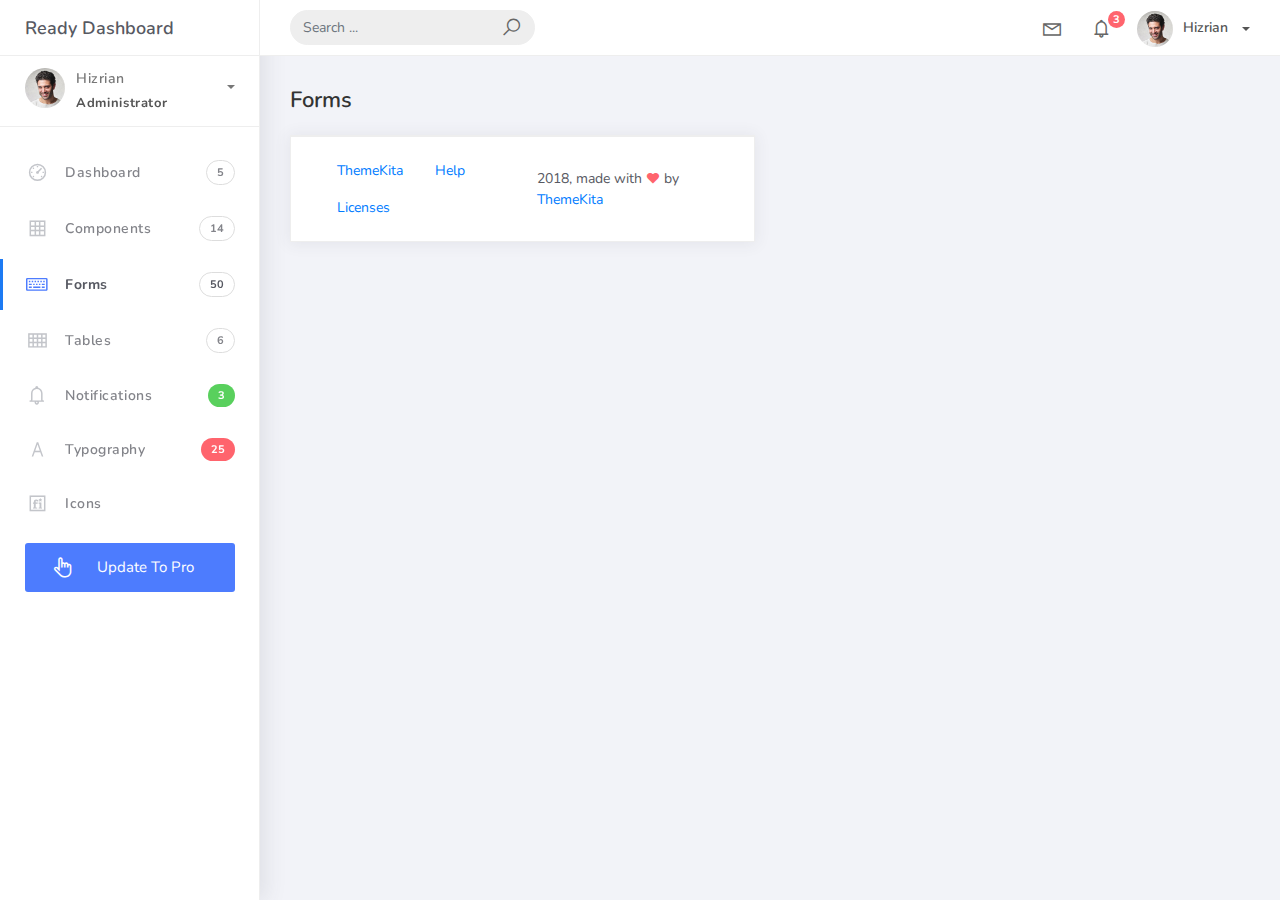
<file: WebUI/wwwroot/Ready-Bootstrap-Dashboard-master/forms.html>
<!DOCTYPE html>
<html>
<head>
	<meta http-equiv="X-UA-Compatible" content="IE=edge,chrome=1" />
	<title>Forms - Ready Bootstrap Dashboard</title>
	<meta content='width=device-width, initial-scale=1.0, maximum-scale=1.0, user-scalable=0, shrink-to-fit=no' name='viewport' />
	<link rel="stylesheet" href="assets/css/bootstrap.min.css">
	<link rel="stylesheet" href="https://fonts.googleapis.com/css?family=Nunito:200,200i,300,300i,400,400i,600,600i,700,700i,800,800i,900,900i">
	<link rel="stylesheet" href="assets/css/ready.css">
	<link rel="stylesheet" href="assets/css/demo.css">
</head>
<body>
	<div class="wrapper">
		<div class="main-header">
			<div class="logo-header">
				<a href="index.html" class="logo">
					Ready Dashboard
				</a>
				<button class="navbar-toggler sidenav-toggler ml-auto" type="button" data-toggle="collapse" data-target="collapse" aria-controls="sidebar" aria-expanded="false" aria-label="Toggle navigation">
					<span class="navbar-toggler-icon"></span>
				</button>
				<button class="topbar-toggler more"><i class="la la-ellipsis-v"></i></button>
			</div>
			<nav class="navbar navbar-header navbar-expand-lg">
				<div class="container-fluid">
					
					<form class="navbar-left navbar-form nav-search mr-md-3" action="">
						<div class="input-group">
							<input type="text" placeholder="Search ..." class="form-control">
							<div class="input-group-append">
								<span class="input-group-text">
									<i class="la la-search search-icon"></i>
								</span>
							</div>
						</div>
					</form>
					<ul class="navbar-nav topbar-nav ml-md-auto align-items-center">
						<li class="nav-item dropdown hidden-caret">
							<a class="nav-link dropdown-toggle" href="#" id="navbarDropdown" role="button" data-toggle="dropdown" aria-haspopup="true" aria-expanded="false">
								<i class="la la-envelope"></i>
							</a>
							<div class="dropdown-menu" aria-labelledby="navbarDropdown">
								<a class="dropdown-item" href="#">Action</a>
								<a class="dropdown-item" href="#">Another action</a>
								<div class="dropdown-divider"></div>
								<a class="dropdown-item" href="#">Something else here</a>
							</div>
						</li>
						<li class="nav-item dropdown hidden-caret">
							<a class="nav-link dropdown-toggle" href="#" id="navbarDropdown" role="button" data-toggle="dropdown" aria-haspopup="true" aria-expanded="false">
								<i class="la la-bell"></i>
								<span class="notification">3</span>
							</a>
							<ul class="dropdown-menu notif-box" aria-labelledby="navbarDropdown">
								<li>
									<div class="dropdown-title">You have 4 new notification</div>
								</li>
								<li>
									<div class="notif-center">
										<a href="#">
											<div class="notif-icon notif-primary"> <i class="la la-user-plus"></i> </div>
											<div class="notif-content">
												<span class="block">
													New user registered
												</span>
												<span class="time">5 minutes ago</span> 
											</div>
										</a>
										<a href="#">
											<div class="notif-icon notif-success"> <i class="la la-comment"></i> </div>
											<div class="notif-content">
												<span class="block">
													Rahmad commented on Admin
												</span>
												<span class="time">12 minutes ago</span> 
											</div>
										</a>
										<a href="#">
											<div class="notif-img"> 
												<img src="assets/img/profile2.jpg" alt="Img Profile">
											</div>
											<div class="notif-content">
												<span class="block">
													Reza send messages to you
												</span>
												<span class="time">12 minutes ago</span> 
											</div>
										</a>
										<a href="#">
											<div class="notif-icon notif-danger"> <i class="la la-heart"></i> </div>
											<div class="notif-content">
												<span class="block">
													Farrah liked Admin
												</span>
												<span class="time">17 minutes ago</span> 
											</div>
										</a>
									</div>
								</li>
								<li>
									<a class="see-all" href="javascript:void(0);"> <strong>See all notifications</strong> <i class="la la-angle-right"></i> </a>
								</li>
							</ul>
						</li>
						<li class="nav-item dropdown">
							<a class="dropdown-toggle profile-pic" data-toggle="dropdown" href="#" aria-expanded="false"> <img src="assets/img/profile.jpg" alt="user-img" width="36" class="img-circle"><span >Hizrian</span></span> </a>
							<ul class="dropdown-menu dropdown-user">
								<li>
									<div class="user-box">
										<div class="u-img"><img src="assets/img/profile.jpg" alt="user"></div>
										<div class="u-text">
											<h4>Hizrian</h4>
											<p class="text-muted">hello@themekita.com</p><a href="profile.html" class="btn btn-rounded btn-danger btn-sm">View Profile</a></div>
										</div>
									</li>
									<div class="dropdown-divider"></div>
									<a class="dropdown-item" href="#"><i class="ti-user"></i> My Profile</a>
									<a class="dropdown-item" href="#"></i> My Balance</a>
									<a class="dropdown-item" href="#"><i class="ti-email"></i> Inbox</a>
									<div class="dropdown-divider"></div>
									<a class="dropdown-item" href="#"><i class="ti-settings"></i> Account Setting</a>
									<div class="dropdown-divider"></div>
									<a class="dropdown-item" href="#"><i class="fa fa-power-off"></i> Logout</a>
								</ul>
								<!-- /.dropdown-user -->
							</li>
						</ul>
					</div>
				</nav>
			</div>
			<div class="sidebar">
				<div class="scrollbar-inner sidebar-wrapper">
					<div class="user">
						<div class="photo">
							<img src="assets/img/profile.jpg">
						</div>
						<div class="info">
							<a class="" data-toggle="collapse" href="#collapseExample" aria-expanded="true">
								<span>
									Hizrian
									<span class="user-level">Administrator</span>
									<span class="caret"></span>
								</span>
							</a>
							<div class="clearfix"></div>

							<div class="collapse in" id="collapseExample" aria-expanded="true" style="">
								<ul class="nav">
									<li>
										<a href="#profile">
											<span class="link-collapse">My Profile</span>
										</a>
									</li>
									<li>
										<a href="#edit">
											<span class="link-collapse">Edit Profile</span>
										</a>
									</li>
									<li>
										<a href="#settings">
											<span class="link-collapse">Settings</span>
										</a>
									</li>
								</ul>
							</div>
						</div>
					</div>
					<ul class="nav">
						<li class="nav-item">
							<a href="index.html">
								<i class="la la-dashboard"></i>
								<p>Dashboard</p>
								<span class="badge badge-count">5</span>
							</a>
						</li>
						<li class="nav-item">
							<a href="components.html">
								<i class="la la-table"></i>
								<p>Components</p>
								<span class="badge badge-count">14</span>
							</a>
						</li>
						<li class="nav-item active">
							<a href="forms.html">
								<i class="la la-keyboard-o"></i>
								<p>Forms</p>
								<span class="badge badge-count">50</span>
							</a>
						</li>
						<li class="nav-item">
							<a href="tables.html">
								<i class="la la-th"></i>
								<p>Tables</p>
								<span class="badge badge-count">6</span>
							</a>
						</li>
						<li class="nav-item">
							<a href="notifications.html">
								<i class="la la-bell"></i>
								<p>Notifications</p>
								<span class="badge badge-success">3</span>
							</a>
						</li>
						<li class="nav-item">
							<a href="typography.html">
								<i class="la la-font"></i>
								<p>Typography</p>
								<span class="badge badge-danger">25</span>
							</a>
						</li>
						<li class="nav-item">
							<a href="icons.html">
								<i class="la la-fonticons"></i>
								<p>Icons</p>
							</a>
						</li>
						<li class="nav-item update-pro">
							<button  data-toggle="modal" data-target="#modalUpdate">
								<i class="la la-hand-pointer-o"></i>
								<p>Update To Pro</p>
							</button>
						</li>
					</ul>
				</div>
			</div>
			<div class="main-panel">
				<div class="content">
					<div class="container-fluid">
						<h4 class="page-title">Forms</h4>
						<div class="row">
							<div class="col-md-6">
								<div class="card">
								
					<footer class="footer">
						<div class="container-fluid">
							<nav class="pull-left">
								<ul class="nav">
									<li class="nav-item">
										<a class="nav-link" href="http://www.themekita.com">
											ThemeKita
										</a>
									</li>
									<li class="nav-item">
										<a class="nav-link" href="#">
											Help
										</a>
									</li>
									<li class="nav-item">
										<a class="nav-link" href="#">
											Licenses
										</a>
									</li>
								</ul>
							</nav>
							<div class="copyright ml-auto">
								2018, made with <i class="la la-heart heart text-danger"></i> by <a href="http://www.themekita.com">ThemeKita</a>
							</div>				
						</div>
					</footer>
				</div>
			</div>
		</div>
	</div>
	<!-- Modal -->
	<div class="modal fade" id="modalUpdate" tabindex="-1" role="dialog" aria-labelledby="modalUpdatePro" aria-hidden="true">
		<div class="modal-dialog modal-dialog-centered" role="document">
			<div class="modal-content">
				<div class="modal-header bg-primary">
					<h6 class="modal-title"><i class="la la-frown-o"></i> Under Development</h6>
					<button type="button" class="close" data-dismiss="modal" aria-label="Close">
						<span aria-hidden="true">&times;</span>
					</button>
				</div>
				<div class="modal-body text-center">									
					<p>Currently the pro version of the <b>Ready Dashboard</b> Bootstrap is in progress development</p>
					<p>
					<b>We'll let you know when it's done</b></p>
				</div>
				<div class="modal-footer">
					<button type="button" class="btn btn-secondary" data-dismiss="modal">Close</button>
				</div>
			</div>
		</div>
	</div>
</body>
<script src="assets/js/core/jquery.3.2.1.min.js"></script>
<script src="assets/js/plugin/jquery-ui-1.12.1.custom/jquery-ui.min.js"></script>
<script src="assets/js/core/popper.min.js"></script>
<script src="assets/js/core/bootstrap.min.js"></script>
<script src="assets/js/plugin/chartist/chartist.min.js"></script>
<script src="assets/js/plugin/chartist/plugin/chartist-plugin-tooltip.min.js"></script>
<script src="assets/js/plugin/bootstrap-notify/bootstrap-notify.min.js"></script>
<script src="assets/js/plugin/bootstrap-toggle/bootstrap-toggle.min.js"></script>
<script src="assets/js/plugin/jquery-mapael/jquery.mapael.min.js"></script>
<script src="assets/js/plugin/jquery-mapael/maps/world_countries.min.js"></script>
<script src="assets/js/plugin/chart-circle/circles.min.js"></script>
<script src="assets/js/plugin/jquery-scrollbar/jquery.scrollbar.min.js"></script>
<script src="assets/js/ready.min.js"></script>
</html>
</file>
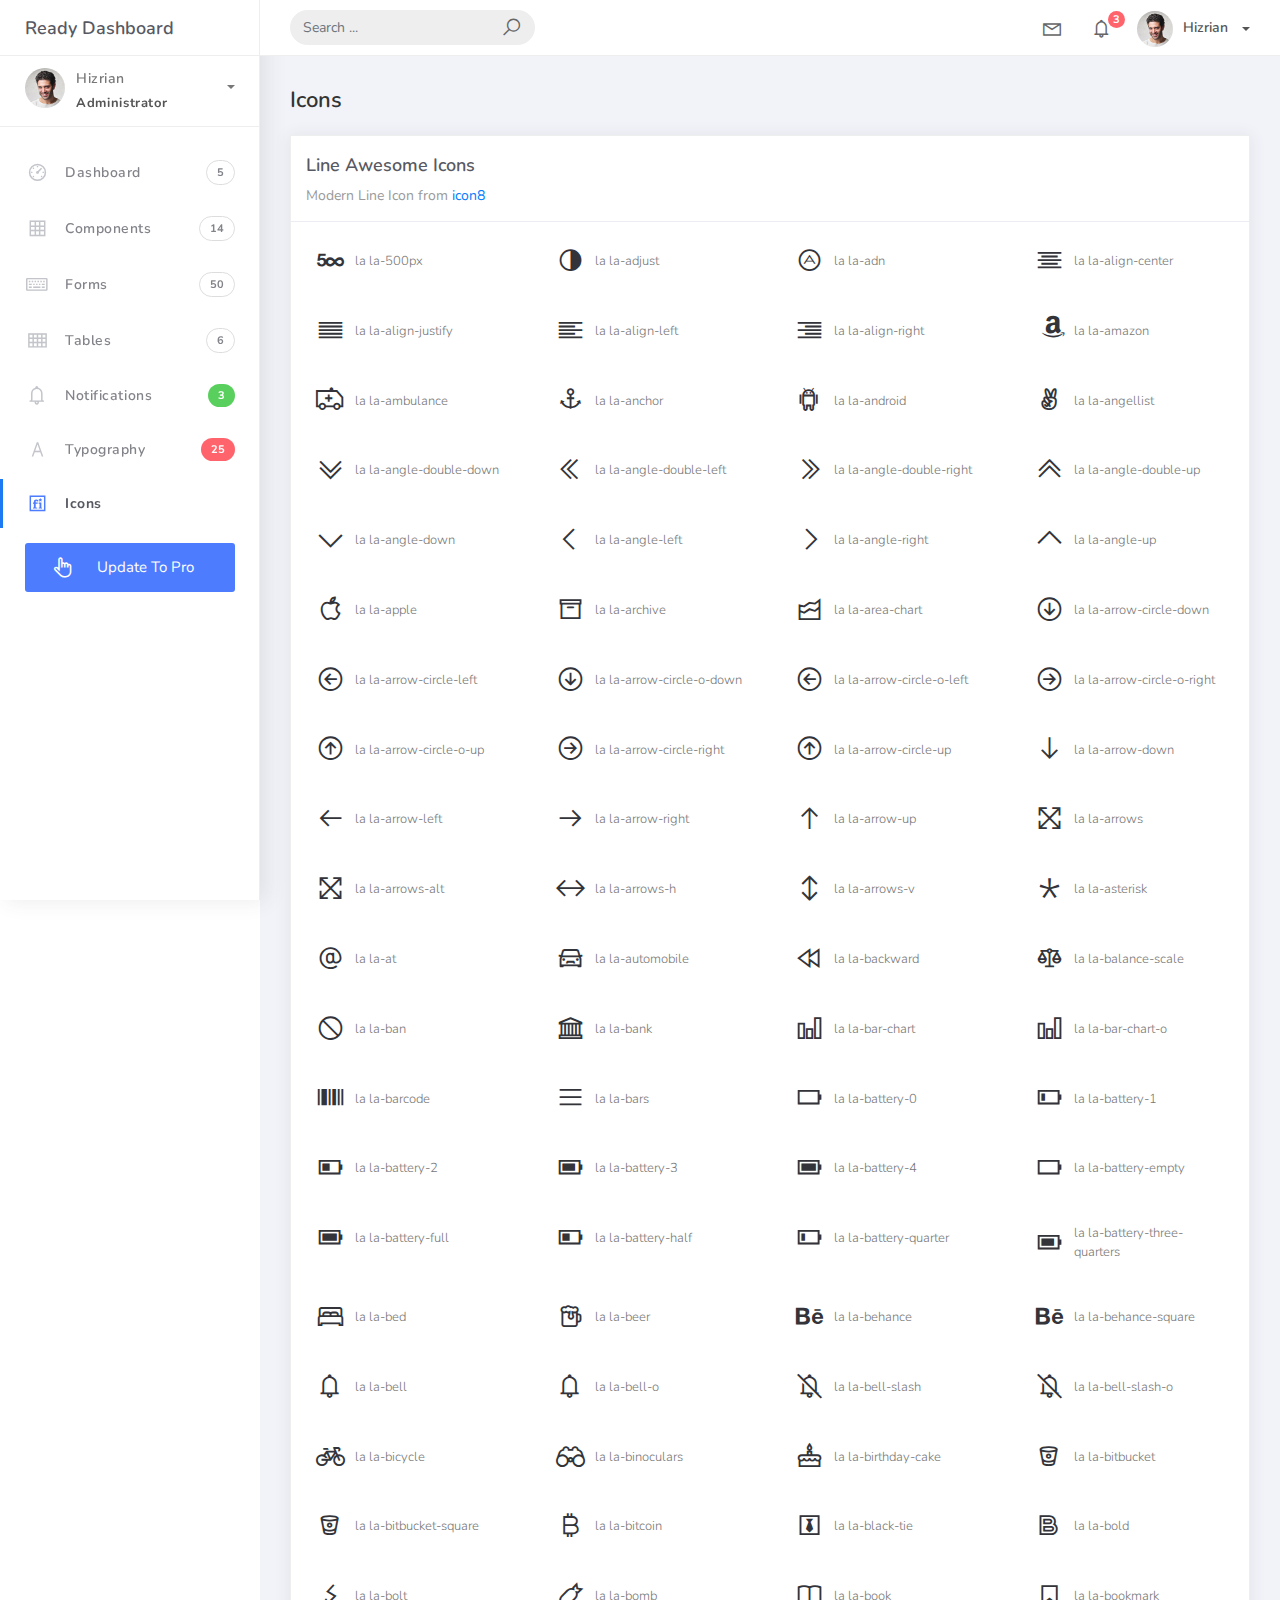
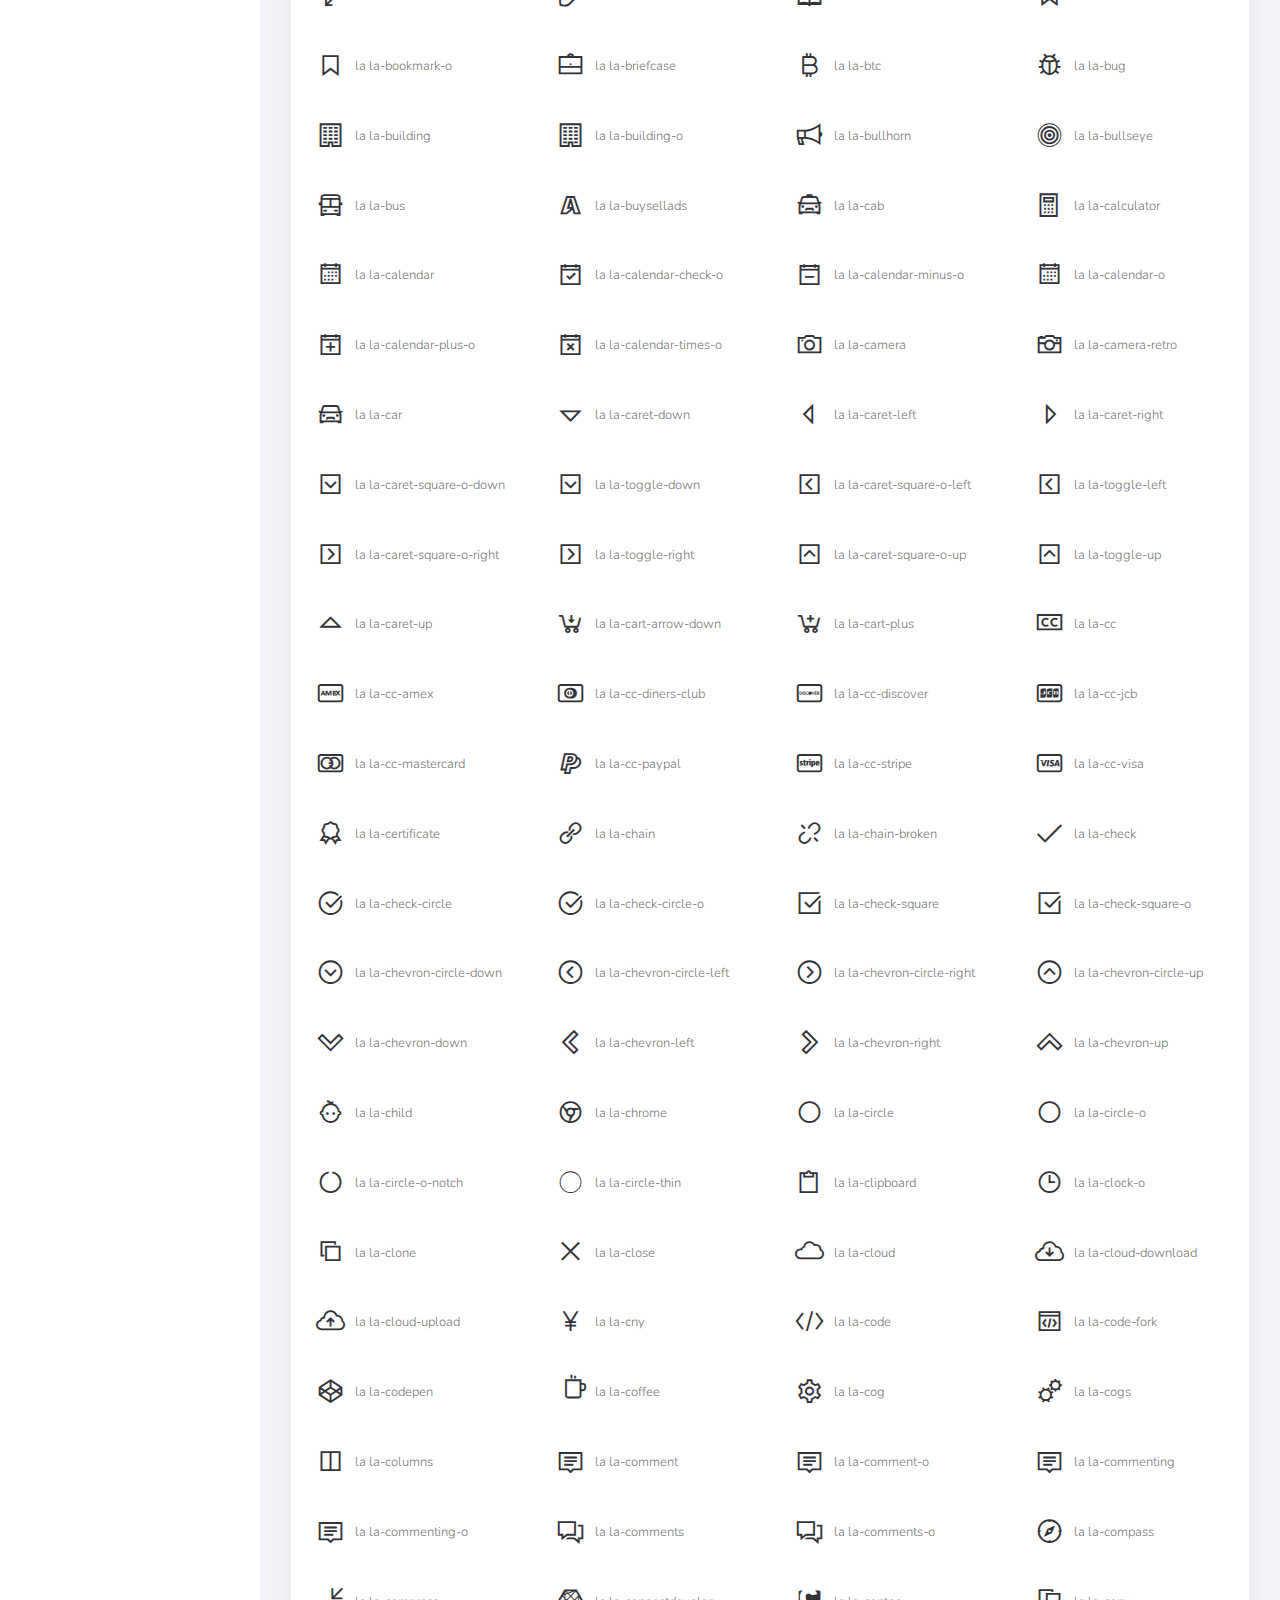
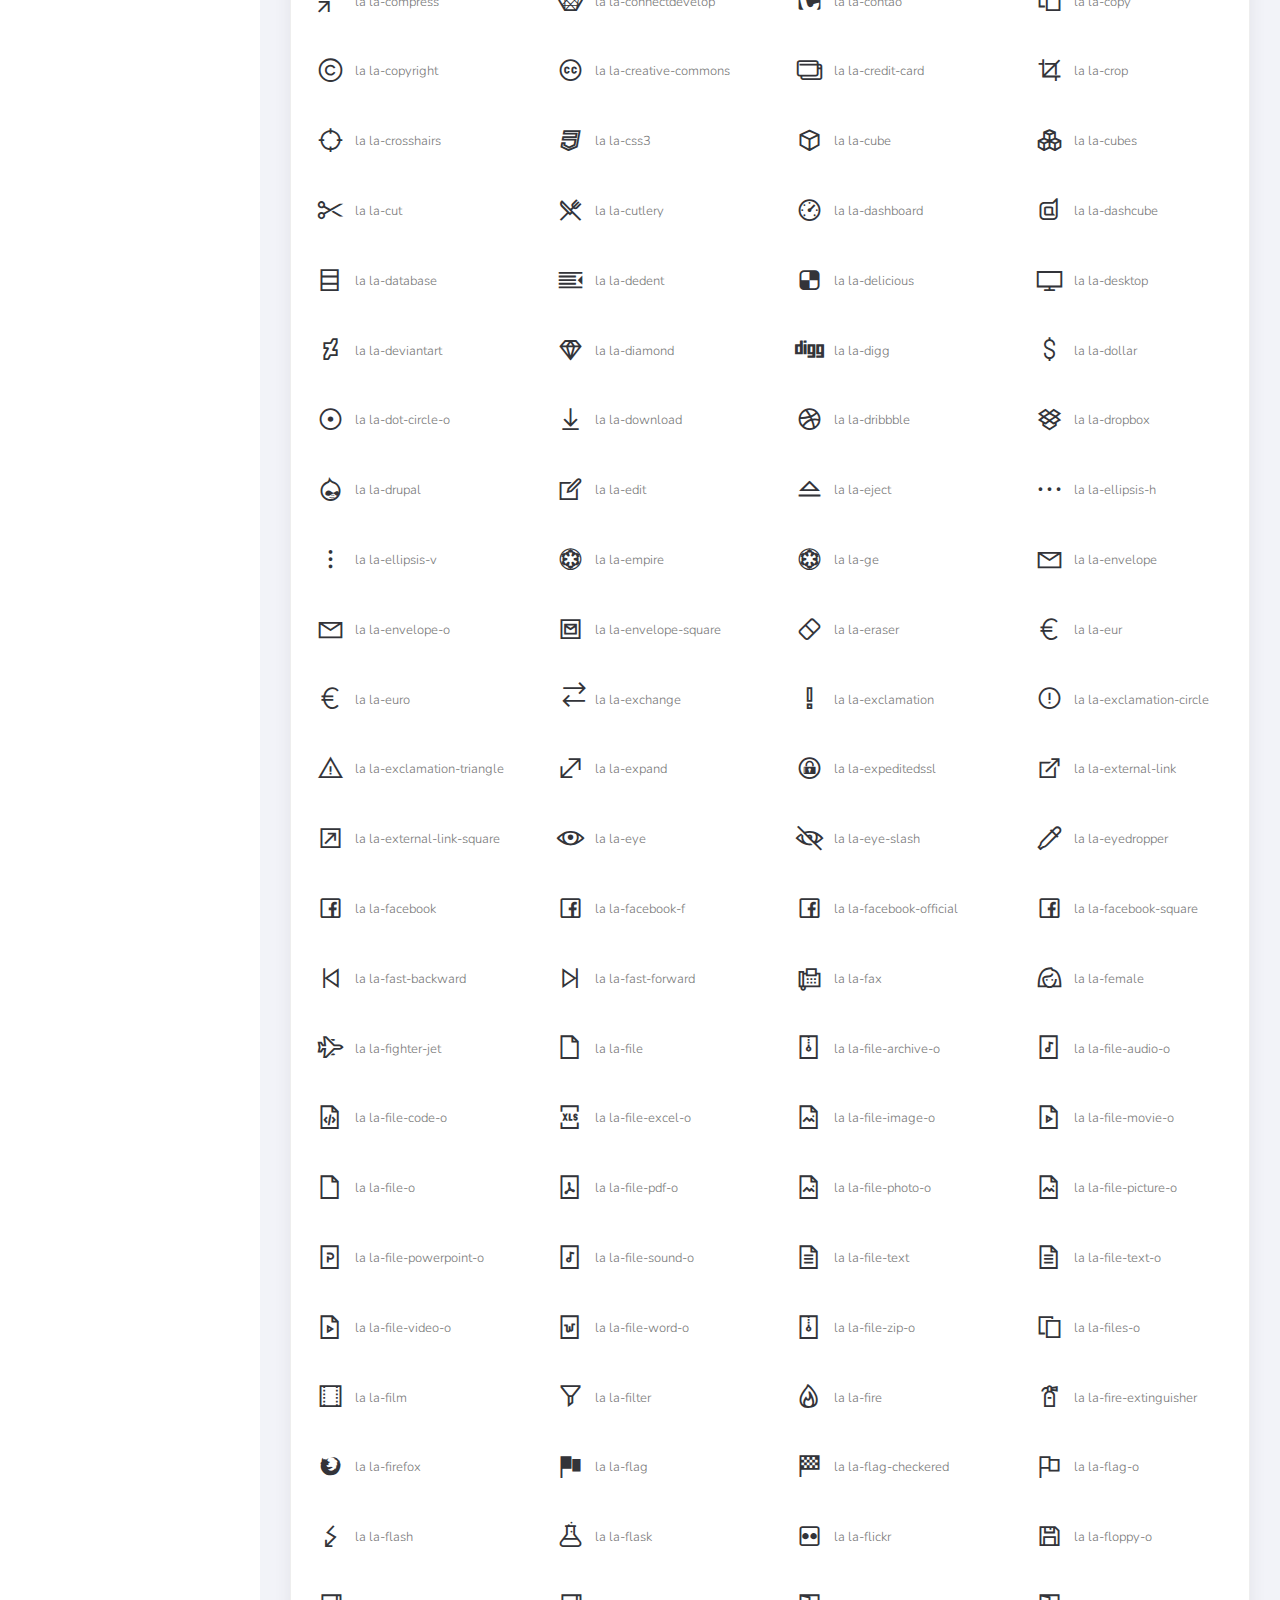
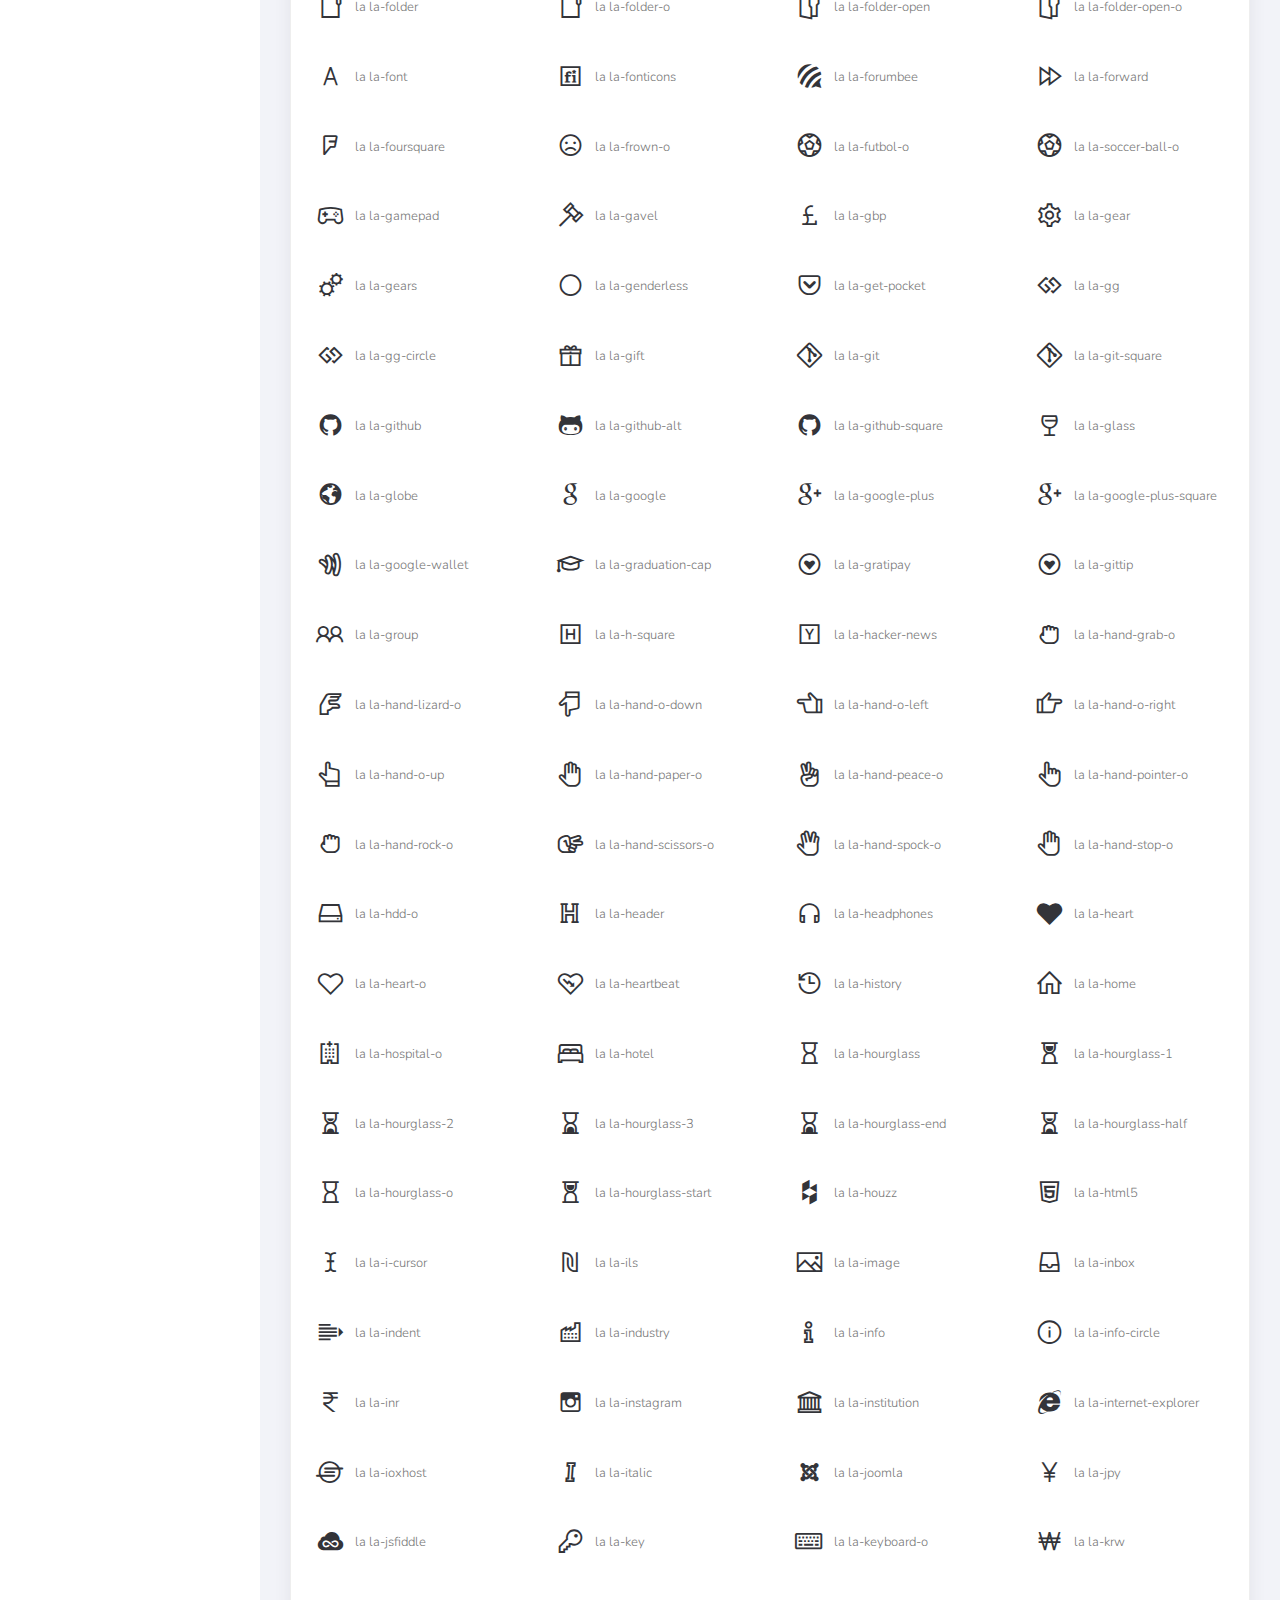
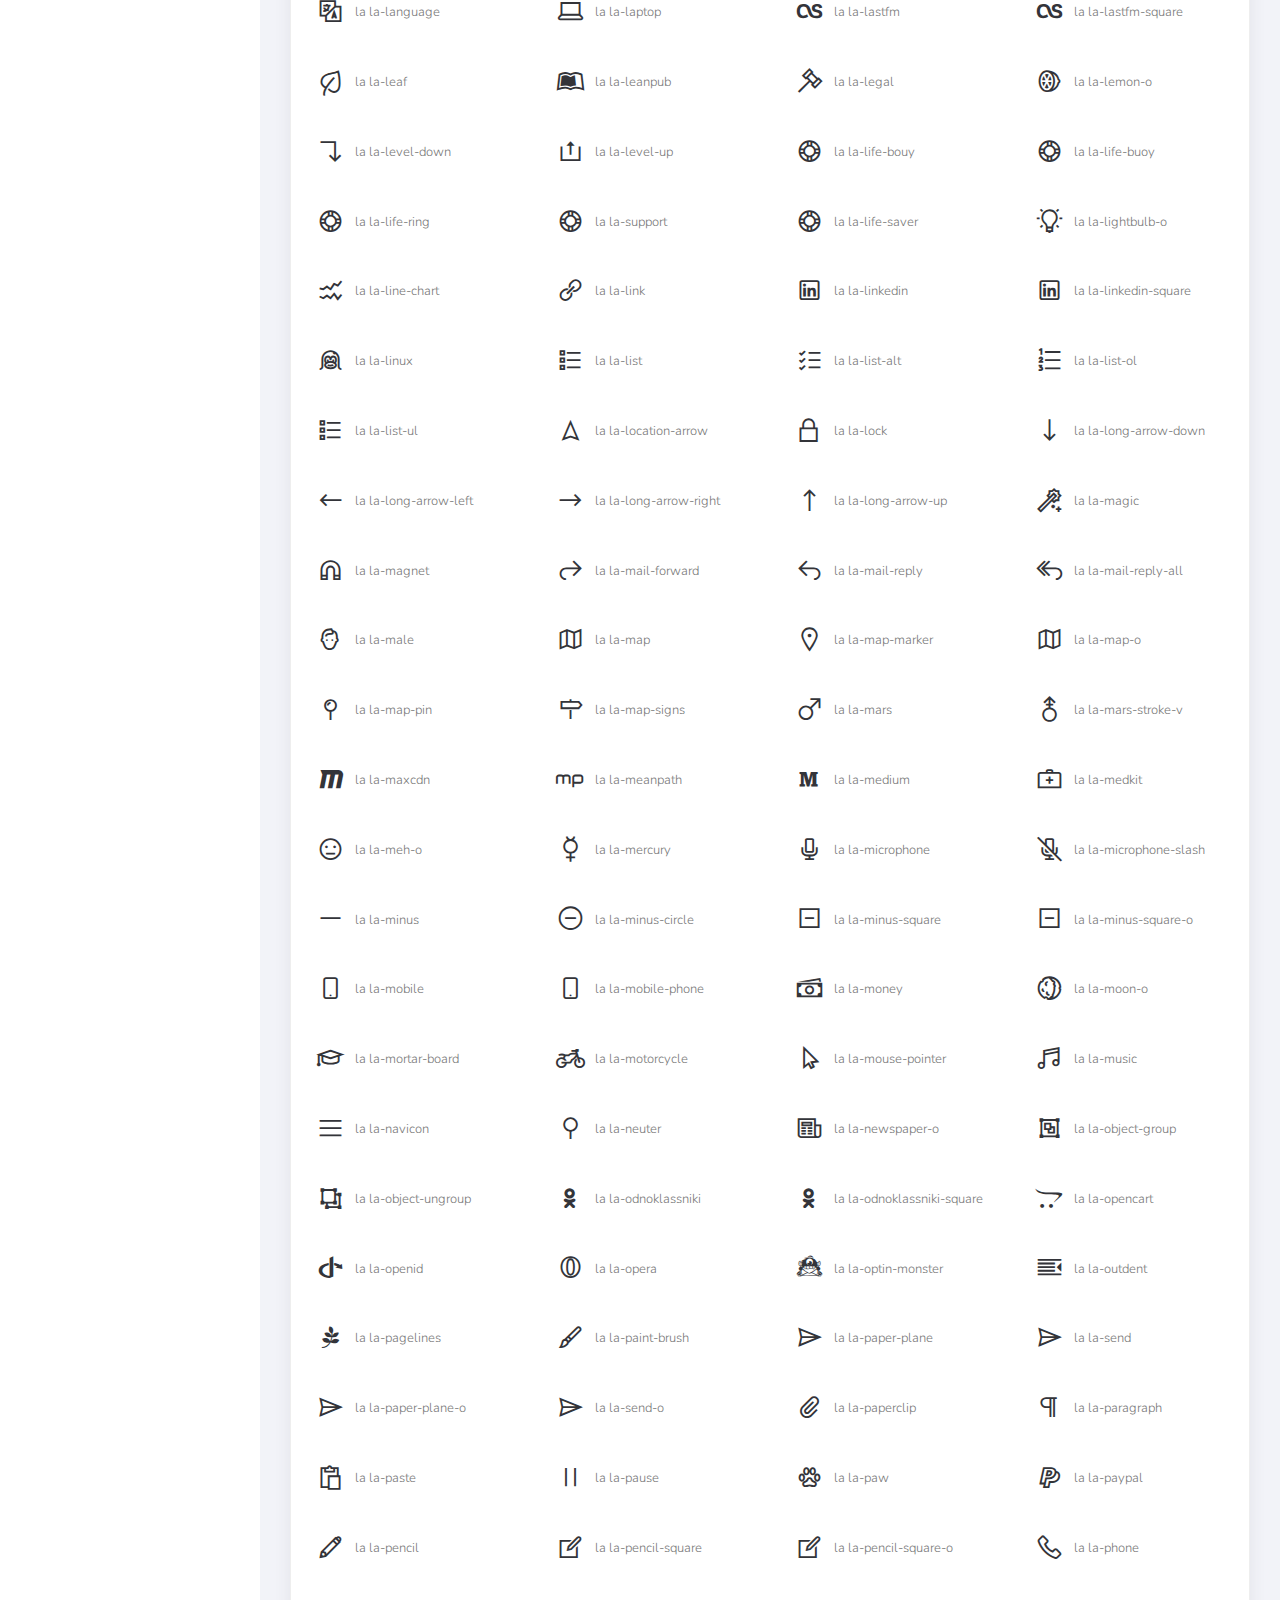
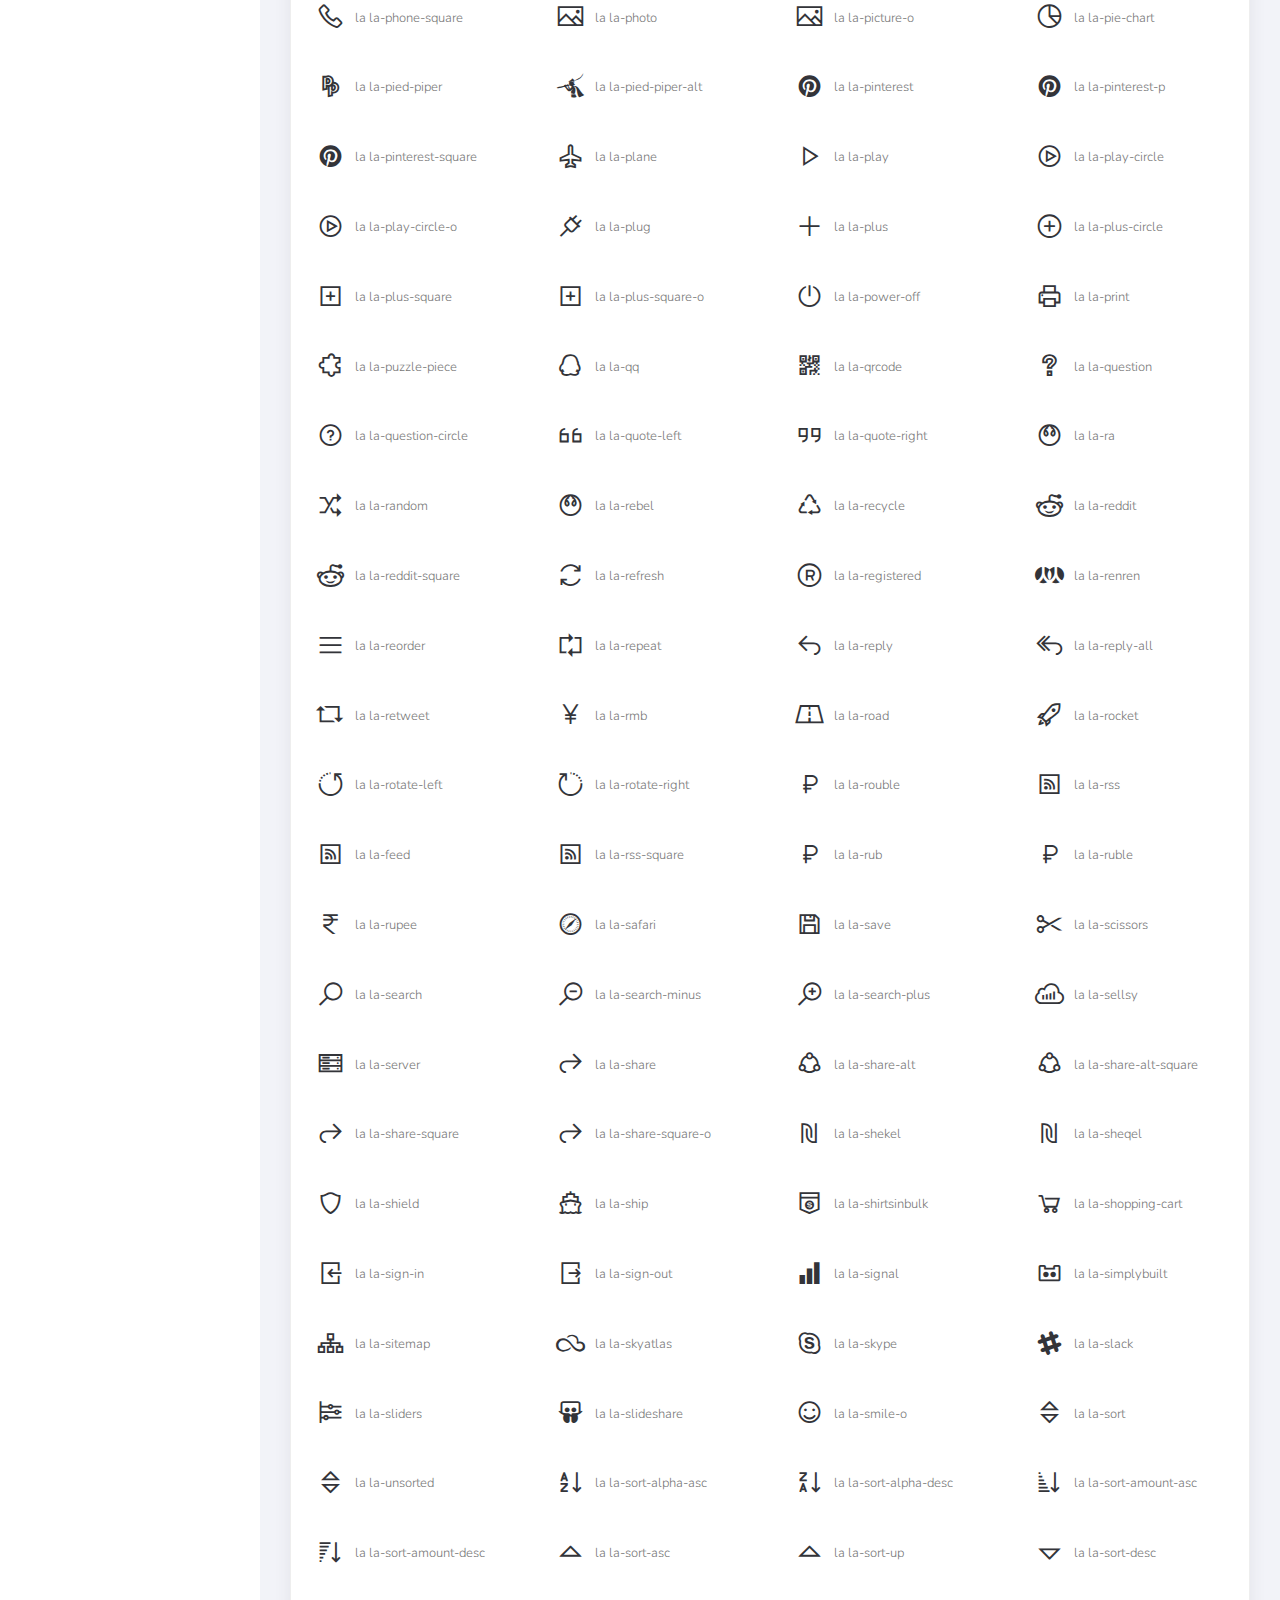
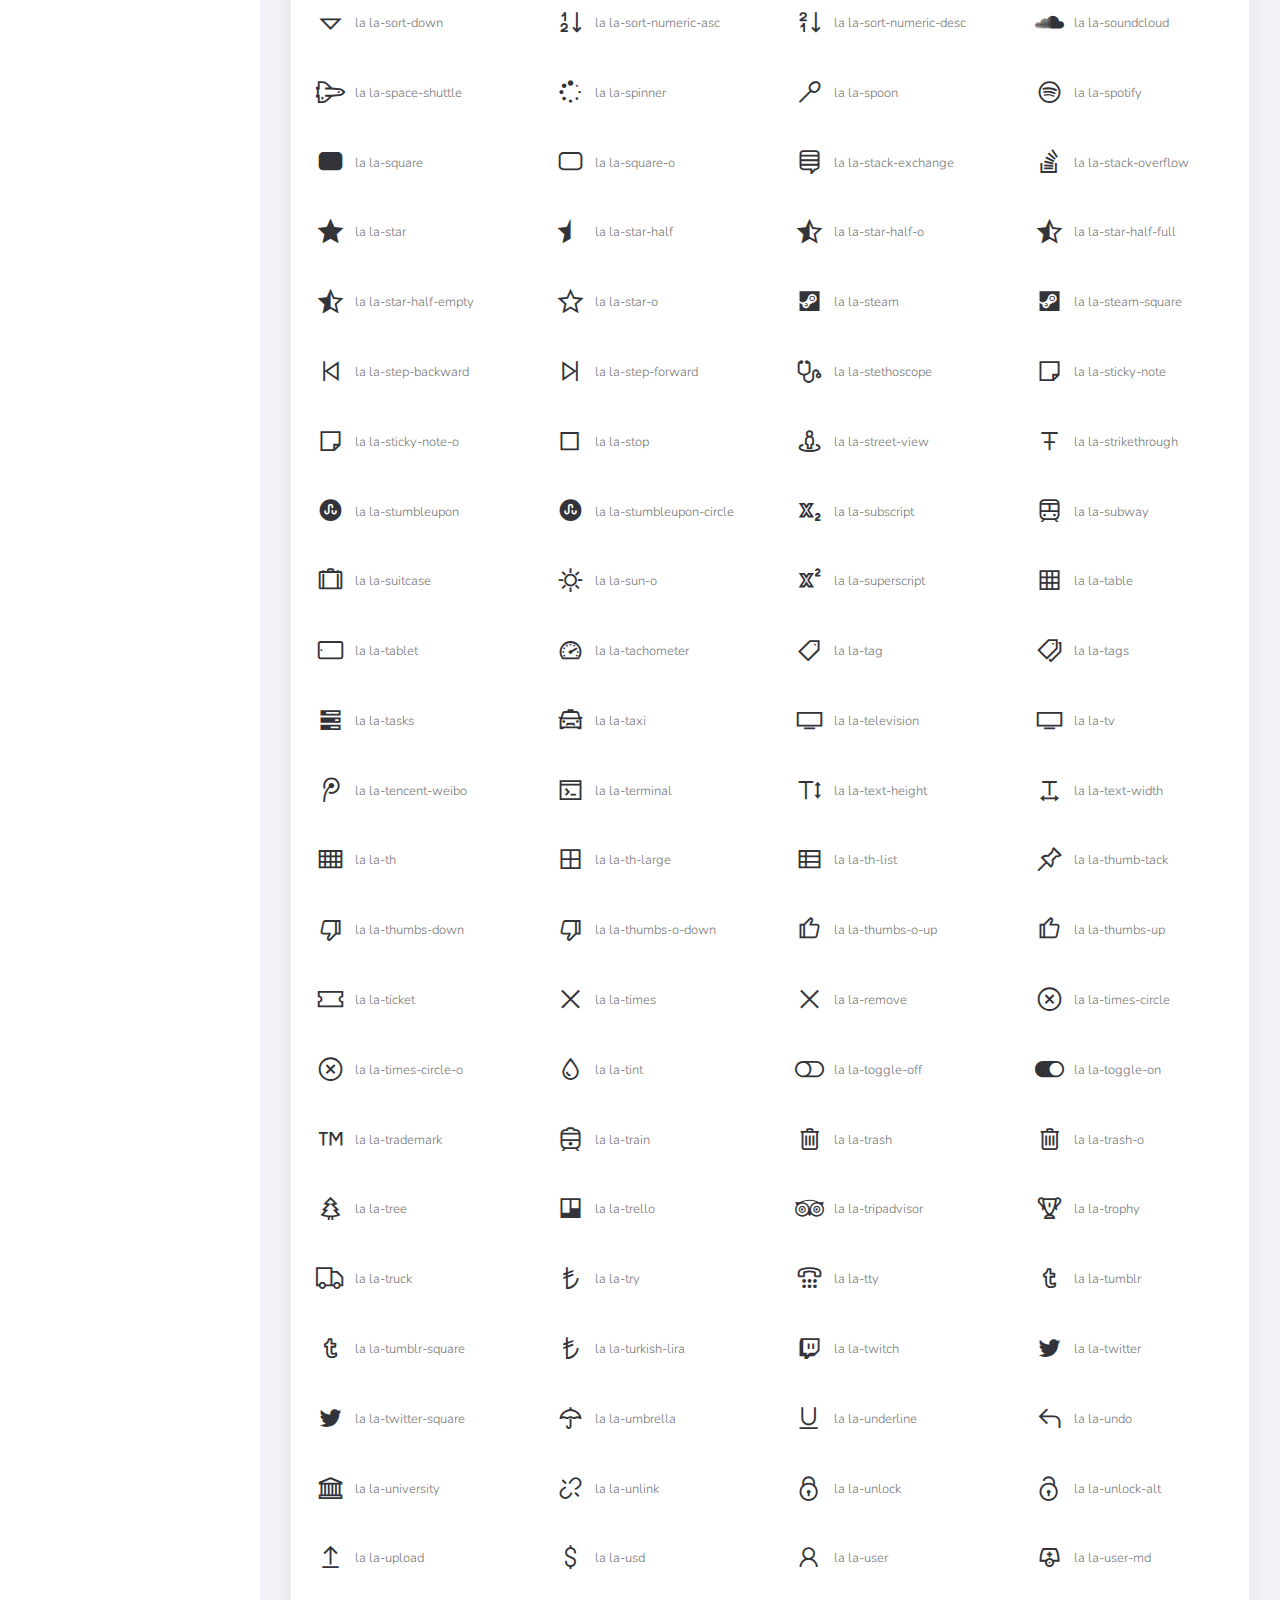
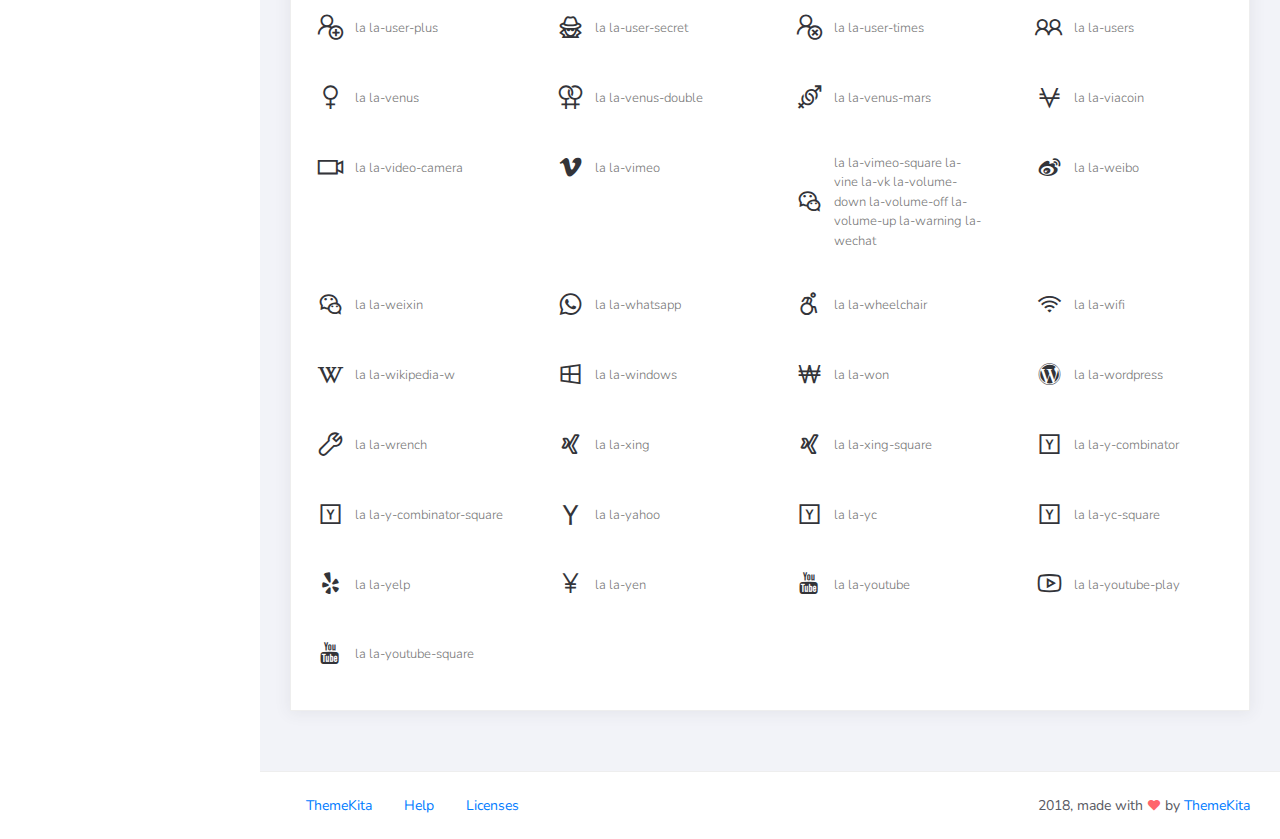
<file: WebUI/wwwroot/Ready-Bootstrap-Dashboard-master/icons.html>
<!DOCTYPE html>
<html>
<head>
	<meta http-equiv="X-UA-Compatible" content="IE=edge,chrome=1" />
	<title>Icons - Ready Bootstrap Dashboard</title>
	<meta content='width=device-width, initial-scale=1.0, maximum-scale=1.0, user-scalable=0, shrink-to-fit=no' name='viewport' />
	<link rel="stylesheet" href="assets/css/bootstrap.min.css">
	<link rel="stylesheet" href="https://fonts.googleapis.com/css?family=Nunito:200,200i,300,300i,400,400i,600,600i,700,700i,800,800i,900,900i">
	<link rel="stylesheet" href="assets/css/ready.css">
	<link rel="stylesheet" href="assets/css/demo.css">
</head>
<body>
	<div class="wrapper">
		<div class="main-header">
			<div class="logo-header">
				<a href="index.html" class="logo">
					Ready Dashboard
				</a>
				<button class="navbar-toggler sidenav-toggler ml-auto" type="button" data-toggle="collapse" data-target="collapse" aria-controls="sidebar" aria-expanded="false" aria-label="Toggle navigation">
					<span class="navbar-toggler-icon"></span>
				</button>
				<button class="topbar-toggler more"><i class="la la-ellipsis-v"></i></button>
			</div>
			<nav class="navbar navbar-header navbar-expand-lg">
				<div class="container-fluid">
					
					<form class="navbar-left navbar-form nav-search mr-md-3" action="">
						<div class="input-group">
							<input type="text" placeholder="Search ..." class="form-control">
							<div class="input-group-append">
								<span class="input-group-text">
									<i class="la la-search search-icon"></i>
								</span>
							</div>
						</div>
					</form>
					<ul class="navbar-nav topbar-nav ml-md-auto align-items-center">
						<li class="nav-item dropdown hidden-caret">
							<a class="nav-link dropdown-toggle" href="#" id="navbarDropdown" role="button" data-toggle="dropdown" aria-haspopup="true" aria-expanded="false">
								<i class="la la-envelope"></i>
							</a>
							<div class="dropdown-menu" aria-labelledby="navbarDropdown">
								<a class="dropdown-item" href="#">Action</a>
								<a class="dropdown-item" href="#">Another action</a>
								<div class="dropdown-divider"></div>
								<a class="dropdown-item" href="#">Something else here</a>
							</div>
						</li>
						<li class="nav-item dropdown hidden-caret">
							<a class="nav-link dropdown-toggle" href="#" id="navbarDropdown" role="button" data-toggle="dropdown" aria-haspopup="true" aria-expanded="false">
								<i class="la la-bell"></i>
								<span class="notification">3</span>
							</a>
							<ul class="dropdown-menu notif-box" aria-labelledby="navbarDropdown">
								<li>
									<div class="dropdown-title">You have 4 new notification</div>
								</li>
								<li>
									<div class="notif-center">
										<a href="#">
											<div class="notif-icon notif-primary"> <i class="la la-user-plus"></i> </div>
											<div class="notif-content">
												<span class="block">
													New user registered
												</span>
												<span class="time">5 minutes ago</span> 
											</div>
										</a>
										<a href="#">
											<div class="notif-icon notif-success"> <i class="la la-comment"></i> </div>
											<div class="notif-content">
												<span class="block">
													Rahmad commented on Admin
												</span>
												<span class="time">12 minutes ago</span> 
											</div>
										</a>
										<a href="#">
											<div class="notif-img"> 
												<img src="assets/img/profile2.jpg" alt="Img Profile">
											</div>
											<div class="notif-content">
												<span class="block">
													Reza send messages to you
												</span>
												<span class="time">12 minutes ago</span> 
											</div>
										</a>
										<a href="#">
											<div class="notif-icon notif-danger"> <i class="la la-heart"></i> </div>
											<div class="notif-content">
												<span class="block">
													Farrah liked Admin
												</span>
												<span class="time">17 minutes ago</span> 
											</div>
										</a>
									</div>
								</li>
								<li>
									<a class="see-all" href="javascript:void(0);"> <strong>See all notifications</strong> <i class="la la-angle-right"></i> </a>
								</li>
							</ul>
						</li>
						<li class="nav-item dropdown">
							<a class="dropdown-toggle profile-pic" data-toggle="dropdown" href="#" aria-expanded="false"> <img src="assets/img/profile.jpg" alt="user-img" width="36" class="img-circle"><span >Hizrian</span></span> </a>
							<ul class="dropdown-menu dropdown-user">
								<li>
									<div class="user-box">
										<div class="u-img"><img src="assets/img/profile.jpg" alt="user"></div>
										<div class="u-text">
											<h4>Hizrian</h4>
											<p class="text-muted">hello@themekita.com</p><a href="profile.html" class="btn btn-rounded btn-danger btn-sm">View Profile</a></div>
										</div>
									</li>
									<div class="dropdown-divider"></div>
									<a class="dropdown-item" href="#"><i class="ti-user"></i> My Profile</a>
									<a class="dropdown-item" href="#"></i> My Balance</a>
									<a class="dropdown-item" href="#"><i class="ti-email"></i> Inbox</a>
									<div class="dropdown-divider"></div>
									<a class="dropdown-item" href="#"><i class="ti-settings"></i> Account Setting</a>
									<div class="dropdown-divider"></div>
									<a class="dropdown-item" href="#"><i class="fa fa-power-off"></i> Logout</a>
								</ul>
								<!-- /.dropdown-user -->
							</li>
						</ul>
					</div>
				</nav>
			</div>
			<div class="sidebar">
				<div class="scrollbar-inner sidebar-wrapper">
					<div class="user">
						<div class="photo">
							<img src="assets/img/profile.jpg">
						</div>
						<div class="info">
							<a class="" data-toggle="collapse" href="#collapseExample" aria-expanded="true">
								<span>
									Hizrian
									<span class="user-level">Administrator</span>
									<span class="caret"></span>
								</span>
							</a>
							<div class="clearfix"></div>

							<div class="collapse in" id="collapseExample" aria-expanded="true" style="">
								<ul class="nav">
									<li>
										<a href="#profile">
											<span class="link-collapse">My Profile</span>
										</a>
									</li>
									<li>
										<a href="#edit">
											<span class="link-collapse">Edit Profile</span>
										</a>
									</li>
									<li>
										<a href="#settings">
											<span class="link-collapse">Settings</span>
										</a>
									</li>
								</ul>
							</div>
						</div>
					</div>
					<ul class="nav">
						<li class="nav-item">
							<a href="index.html">
								<i class="la la-dashboard"></i>
								<p>Dashboard</p>
								<span class="badge badge-count">5</span>
							</a>
						</li>
						<li class="nav-item">
							<a href="components.html">
								<i class="la la-table"></i>
								<p>Components</p>
								<span class="badge badge-count">14</span>
							</a>
						</li>
						<li class="nav-item">
							<a href="forms.html">
								<i class="la la-keyboard-o"></i>
								<p>Forms</p>
								<span class="badge badge-count">50</span>
							</a>
						</li>
						<li class="nav-item">
							<a href="tables.html">
								<i class="la la-th"></i>
								<p>Tables</p>
								<span class="badge badge-count">6</span>
							</a>
						</li>
						<li class="nav-item">
							<a href="notifications.html">
								<i class="la la-bell"></i>
								<p>Notifications</p>
								<span class="badge badge-success">3</span>
							</a>
						</li>
						<li class="nav-item">
							<a href="typography.html">
								<i class="la la-font"></i>
								<p>Typography</p>
								<span class="badge badge-danger">25</span>
							</a>
						</li>
						<li class="nav-item active">
							<a href="icons.html">
								<i class="la la-fonticons"></i>
								<p>Icons</p>
							</a>
						</li>
						<li class="nav-item update-pro">
							<button  data-toggle="modal" data-target="#modalUpdate">
								<i class="la la-hand-pointer-o"></i>
								<p>Update To Pro</p>
							</button>
						</li>
					</ul>
				</div>
			</div>
			<div class="main-panel">
				<div class="content">
					<div class="container-fluid">
						<h4 class="page-title">Icons</h4>
						<div class="row">
							<div class="col-md-12">
								<div class="card">
									<div class="card-header">
										<div class="card-title">Line Awesome Icons</div>
										<div class="card-category">Modern Line Icon from <a class="link" href="https://icons8.com/line-awesome">icon8</a></div>
									</div>
									<div class="card-body">
										<div id="row-demo-icon" class="row">
										</div>
									</div>
								</div>
							</div>
						</div>
					</div>
				</div>
				<footer class="footer">
					<div class="container-fluid">
						<nav class="pull-left">
							<ul class="nav">
								<li class="nav-item">
									<a class="nav-link" href="http://www.themekita.com">
										ThemeKita
									</a>
								</li>
								<li class="nav-item">
									<a class="nav-link" href="#">
										Help
									</a>
								</li>
								<li class="nav-item">
									<a class="nav-link" href="https://themewagon.com/license/#free-item">
										Licenses
									</a>
								</li>
							</ul>
						</nav>
						<div class="copyright ml-auto">
							2018, made with <i class="la la-heart heart text-danger"></i> by <a href="http://www.themekita.com">ThemeKita</a>
						</div>				
					</div>
				</footer>
			</div>
		</div>
	</div>
	<!-- Modal -->
	<div class="modal fade" id="modalUpdate" tabindex="-1" role="dialog" aria-labelledby="modalUpdatePro" aria-hidden="true">
		<div class="modal-dialog modal-dialog-centered" role="document">
			<div class="modal-content">
				<div class="modal-header bg-primary">
					<h6 class="modal-title"><i class="la la-frown-o"></i> Under Development</h6>
					<button type="button" class="close" data-dismiss="modal" aria-label="Close">
						<span aria-hidden="true">&times;</span>
					</button>
				</div>
				<div class="modal-body text-center">									
					<p>Currently the pro version of the <b>Ready Dashboard</b> Bootstrap is in progress development</p>
					<p>
					<b>We'll let you know when it's done</b></p>
				</div>
				<div class="modal-footer">
					<button type="button" class="btn btn-secondary" data-dismiss="modal">Close</button>
				</div>
			</div>
		</div>
	</div>
</body>
<script src="assets/js/core/jquery.3.2.1.min.js"></script>
<script src="assets/js/plugin/jquery-ui-1.12.1.custom/jquery-ui.min.js"></script>
<script src="assets/js/core/popper.min.js"></script>
<script src="assets/js/core/bootstrap.min.js"></script>
<script src="assets/js/plugin/chartist/chartist.min.js"></script>
<script src="assets/js/plugin/chartist/plugin/chartist-plugin-tooltip.min.js"></script>
<script src="assets/js/plugin/bootstrap-notify/bootstrap-notify.min.js"></script>
<script src="assets/js/plugin/bootstrap-toggle/bootstrap-toggle.min.js"></script>
<script src="assets/js/plugin/jquery-mapael/jquery.mapael.min.js"></script>
<script src="assets/js/plugin/jquery-mapael/maps/world_countries.min.js"></script>
<script src="assets/js/plugin/chart-circle/circles.min.js"></script>
<script src="assets/js/plugin/jquery-scrollbar/jquery.scrollbar.min.js"></script>
<script src="assets/js/ready.min.js"></script>
<script type="text/javascript">
	var iconClass = ['la-500px', 'la-adjust', 'la-adn', 'la-align-center', 'la-align-justify',
	'la-align-left', 'la-align-right', 'la-amazon', 'la-ambulance', 'la-anchor', 'la-android', 'la-angellist', 'la-angle-double-down', 'la-angle-double-left', 'la-angle-double-right', 'la-angle-double-up', 'la-angle-down', 'la-angle-left', 'la-angle-right', 'la-angle-up', 'la-apple', 'la-archive', 'la-area-chart', ' la-arrow-circle-down', 'la-arrow-circle-left', 'la-arrow-circle-o-down', 'la-arrow-circle-o-left', 'la-arrow-circle-o-right', 'la-arrow-circle-o-up', 'la-arrow-circle-right', 'la-arrow-circle-up', 'la-arrow-down', 'la-arrow-left', 'la-arrow-right', 'la-arrow-up', 'la-arrows', 'la-arrows-alt', 'la-arrows-h', 'la-arrows-v', 'la-asterisk', 'la-at', 'la-automobile', 'la-backward', 'la-balance-scale', 'la-ban', 'la-bank', 'la-bar-chart', 'la-bar-chart-o', 'la-barcode', 'la-bars', 'la-battery-0', 'la-battery-1', 'la-battery-2', 'la-battery-3', 'la-battery-4', 'la-battery-empty', 'la-battery-full', 'la-battery-half', 'la-battery-quarter', 'la-battery-three-quarters', 'la-bed', 'la-beer', 'la-behance', 'la-behance-square', 'la-bell', 'la-bell-o', 'la-bell-slash', 'la-bell-slash-o', 'la-bicycle', 'la-binoculars', 'la-birthday-cake', 'la-bitbucket', 'la-bitbucket-square', 'la-bitcoin', 'la-black-tie', 'la-bold', 'la-bolt', 'la-bomb', 'la-book', 'la-bookmark', 'la-bookmark-o', 'la-briefcase', 'la-btc', 'la-bug', 'la-building', 'la-building-o', 'la-bullhorn', 'la-bullseye', 'la-bus', 'la-buysellads', 'la-cab', 'la-calculator', 'la-calendar', 'la-calendar-check-o', 'la-calendar-minus-o', 'la-calendar-o', 'la-calendar-plus-o', 'la-calendar-times-o', 'la-camera', 'la-camera-retro', 'la-car', 'la-caret-down', 'la-caret-left', 'la-caret-right', 'la-caret-square-o-down', 'la-toggle-down', 'la-caret-square-o-left', 'la-toggle-left', 'la-caret-square-o-right', 'la-toggle-right', 'la-caret-square-o-up', 'la-toggle-up', 'la-caret-up', 'la-cart-arrow-down', 'la-cart-plus', 'la-cc', 'la-cc-amex', 'la-cc-diners-club', 'la-cc-discover', 'la-cc-jcb', 'la-cc-mastercard', 'la-cc-paypal', 'la-cc-stripe', 'la-cc-visa', 'la-certificate', 'la-chain', 'la-chain-broken', 'la-check', 'la-check-circle', 'la-check-circle-o', 'la-check-square', 'la-check-square-o', 'la-chevron-circle-down', 'la-chevron-circle-left', 'la-chevron-circle-right', 'la-chevron-circle-up', 'la-chevron-down', 'la-chevron-left', 'la-chevron-right', 'la-chevron-up', 'la-child', 'la-chrome', 'la-circle', 'la-circle-o', 'la-circle-o-notch', 'la-circle-thin', 'la-clipboard', 'la-clock-o', 'la-clone', 'la-close', 'la-cloud', 'la-cloud-download', 'la-cloud-upload', 'la-cny', 'la-code', 'la-code-fork', 'la-codepen', 'la-coffee', 'la-cog', 'la-cogs', 'la-columns', 'la-comment', 'la-comment-o', 'la-commenting', 'la-commenting-o', 'la-comments', 'la-comments-o', 'la-compass', 'la-compress', 'la-connectdevelop', 'la-contao', 'la-copy', 'la-copyright', 'la-creative-commons', 'la-credit-card', 'la-crop', 'la-crosshairs', 'la-css3', 'la-cube', 'la-cubes', 'la-cut', 'la-cutlery', 'la-dashboard', 'la-dashcube', 'la-database', 'la-dedent', 'la-delicious', 'la-desktop', 'la-deviantart', 'la-diamond', 'la-digg', 'la-dollar', 'la-dot-circle-o', 'la-download', 'la-dribbble', 'la-dropbox', 'la-drupal', 'la-edit', 'la-eject', 'la-ellipsis-h', 'la-ellipsis-v', 'la-empire', 'la-ge', 'la-envelope', 'la-envelope-o', 'la-envelope-square', 'la-eraser', 'la-eur', 'la-euro', 'la-exchange', 'la-exclamation', 'la-exclamation-circle', 'la-exclamation-triangle', 'la-expand', 'la-expeditedssl', 'la-external-link', 'la-external-link-square', 'la-eye', 'la-eye-slash', 'la-eyedropper', 'la-facebook', 'la-facebook-f', 'la-facebook-official', 'la-facebook-square', 'la-fast-backward', 'la-fast-forward', 'la-fax', 'la-female', 'la-fighter-jet', 'la-file', 'la-file-archive-o', 'la-file-audio-o', 'la-file-code-o', 'la-file-excel-o', 'la-file-image-o', 'la-file-movie-o', 'la-file-o', 'la-file-pdf-o', 'la-file-photo-o', 'la-file-picture-o', 'la-file-powerpoint-o', 'la-file-sound-o', 'la-file-text', 'la-file-text-o', 'la-file-video-o', 'la-file-word-o', 'la-file-zip-o', 'la-files-o', 'la-film', 'la-filter', 'la-fire', 'la-fire-extinguisher', 'la-firefox', 'la-flag', 'la-flag-checkered', 'la-flag-o', 'la-flash', 'la-flask', 'la-flickr', 'la-floppy-o', 'la-folder', 'la-folder-o', 'la-folder-open', 'la-folder-open-o', 'la-font', 'la-fonticons', 'la-forumbee', 'la-forward', 'la-foursquare', 'la-frown-o', 'la-futbol-o', 'la-soccer-ball-o', 'la-gamepad', 'la-gavel', 'la-gbp', 'la-gear', 'la-gears', 'la-genderless', 'la-get-pocket', 'la-gg', 'la-gg-circle', 'la-gift', 'la-git', 'la-git-square', 'la-github', 'la-github-alt', 'la-github-square', 'la-glass', 'la-globe', 'la-google', 'la-google-plus', 'la-google-plus-square', 'la-google-wallet', 'la-graduation-cap', 'la-gratipay', 'la-gittip', 'la-group', 'la-h-square', 'la-hacker-news', 'la-hand-grab-o', 'la-hand-lizard-o', 'la-hand-o-down', 'la-hand-o-left', 'la-hand-o-right', 'la-hand-o-up', 'la-hand-paper-o', 'la-hand-peace-o', 'la-hand-pointer-o', 'la-hand-rock-o', 'la-hand-scissors-o', 'la-hand-spock-o', 'la-hand-stop-o', 'la-hdd-o', 'la-header', 'la-headphones', 'la-heart', 'la-heart-o', 'la-heartbeat', 'la-history', 'la-home', 'la-hospital-o', 'la-hotel', 'la-hourglass', 'la-hourglass-1', 'la-hourglass-2', 'la-hourglass-3', 'la-hourglass-end', 'la-hourglass-half', 'la-hourglass-o', 'la-hourglass-start', 'la-houzz', 'la-html5', 'la-i-cursor', 'la-ils', 'la-image', 'la-inbox', 'la-indent', 'la-industry', 'la-info', 'la-info-circle', 'la-inr', 'la-instagram', 'la-institution', 'la-internet-explorer', 'la-ioxhost', 'la-italic', 'la-joomla', 'la-jpy', 'la-jsfiddle', 'la-key', 'la-keyboard-o', 'la-krw', 'la-language', 'la-laptop', 'la-lastfm', 'la-lastfm-square', 'la-leaf', 'la-leanpub', 'la-legal', 'la-lemon-o', 'la-level-down', 'la-level-up', 'la-life-bouy', 'la-life-buoy', 'la-life-ring', 'la-support', 'la-life-saver', 'la-lightbulb-o', 'la-line-chart', 'la-link', 'la-linkedin', 'la-linkedin-square', 'la-linux', 'la-list', 'la-list-alt', 'la-list-ol', 'la-list-ul', 'la-location-arrow', 'la-lock', 'la-long-arrow-down', 'la-long-arrow-left', 'la-long-arrow-right', 'la-long-arrow-up', 'la-magic', 'la-magnet', 'la-mail-forward', 'la-mail-reply', 'la-mail-reply-all', 'la-male', 'la-map', 'la-map-marker', 'la-map-o', 'la-map-pin', 'la-map-signs', 'la-mars', 'la-mars-stroke-v', 'la-maxcdn', 'la-meanpath', 'la-medium', 'la-medkit', 'la-meh-o', 'la-mercury', 'la-microphone', 'la-microphone-slash', 'la-minus', 'la-minus-circle', 'la-minus-square', 'la-minus-square-o', 'la-mobile', 'la-mobile-phone', 'la-money', 'la-moon-o', 'la-mortar-board', 'la-motorcycle', 'la-mouse-pointer', 'la-music', 'la-navicon', 'la-neuter', 'la-newspaper-o', 'la-object-group', 'la-object-ungroup', 'la-odnoklassniki', 'la-odnoklassniki-square', 'la-opencart', 'la-openid', 'la-opera', 'la-optin-monster', 'la-outdent', 'la-pagelines', 'la-paint-brush', 'la-paper-plane', 'la-send', 'la-paper-plane-o', 'la-send-o', 'la-paperclip', 'la-paragraph', 'la-paste', 'la-pause', 'la-paw', 'la-paypal', 'la-pencil', 'la-pencil-square', 'la-pencil-square-o', 'la-phone', 'la-phone-square', 'la-photo', 'la-picture-o', 'la-pie-chart', 'la-pied-piper', 'la-pied-piper-alt', 'la-pinterest', 'la-pinterest-p', 'la-pinterest-square', 'la-plane', 'la-play', 'la-play-circle', 'la-play-circle-o', 'la-plug', 'la-plus', 'la-plus-circle', 'la-plus-square', 'la-plus-square-o', 'la-power-off', 'la-print', 'la-puzzle-piece', 'la-qq', 'la-qrcode', 'la-question', 'la-question-circle', 'la-quote-left', 'la-quote-right', 'la-ra', 'la-random', 'la-rebel', 'la-recycle', 'la-reddit', 'la-reddit-square', 'la-refresh', 'la-registered', 'la-renren', 'la-reorder', 'la-repeat', 'la-reply', 'la-reply-all', 'la-retweet', 'la-rmb', 'la-road', 'la-rocket', 'la-rotate-left', 'la-rotate-right', 'la-rouble', 'la-rss', 'la-feed', 'la-rss-square', 'la-rub', 'la-ruble', 'la-rupee', 'la-safari', 'la-save', 'la-scissors', 'la-search', 'la-search-minus', 'la-search-plus', 'la-sellsy', 'la-server', 'la-share', 'la-share-alt', 'la-share-alt-square', 'la-share-square', 'la-share-square-o', 'la-shekel', 'la-sheqel', 'la-shield', 'la-ship', 'la-shirtsinbulk', 'la-shopping-cart', 'la-sign-in', 'la-sign-out', 'la-signal', 'la-simplybuilt', 'la-sitemap', 'la-skyatlas', 'la-skype', 'la-slack', 'la-sliders', 'la-slideshare', 'la-smile-o', 'la-sort', 'la-unsorted', 'la-sort-alpha-asc', 'la-sort-alpha-desc', 'la-sort-amount-asc', 'la-sort-amount-desc', 'la-sort-asc', 'la-sort-up', 'la-sort-desc', 'la-sort-down', 'la-sort-numeric-asc', 'la-sort-numeric-desc', 'la-soundcloud', 'la-space-shuttle', 'la-spinner', 'la-spoon', 'la-spotify', 'la-square', 'la-square-o', 'la-stack-exchange', 'la-stack-overflow', 'la-star', 'la-star-half', 'la-star-half-o', 'la-star-half-full', 'la-star-half-empty', 'la-star-o', 'la-steam', 'la-steam-square', 'la-step-backward', 'la-step-forward', 'la-stethoscope', 'la-sticky-note', 'la-sticky-note-o', 'la-stop', 'la-street-view', 'la-strikethrough', 'la-stumbleupon', 'la-stumbleupon-circle', 'la-subscript', 'la-subway', 'la-suitcase', 'la-sun-o', 'la-superscript', 'la-table', 'la-tablet', 'la-tachometer', 'la-tag', 'la-tags', 'la-tasks', 'la-taxi', 'la-television', 'la-tv', 'la-tencent-weibo', 'la-terminal', 'la-text-height', 'la-text-width', 'la-th', 'la-th-large', 'la-th-list', 'la-thumb-tack', 'la-thumbs-down', 'la-thumbs-o-down', 'la-thumbs-o-up', 'la-thumbs-up', 'la-ticket', 'la-times', 'la-remove', 'la-times-circle', 'la-times-circle-o', 'la-tint', 'la-toggle-off', 'la-toggle-on', 'la-trademark', 'la-train', 'la-trash', 'la-trash-o', 'la-tree', 'la-trello', 'la-tripadvisor', 'la-trophy', 'la-truck', 'la-try', 'la-tty', 'la-tumblr', 'la-tumblr-square', 'la-turkish-lira', 'la-twitch', 'la-twitter', 'la-twitter-square', 'la-umbrella', 'la-underline', 'la-undo', 'la-university', 'la-unlink', 'la-unlock', 'la-unlock-alt', 'la-upload', 'la-usd', 'la-user', 'la-user-md', 'la-user-plus', 'la-user-secret', 'la-user-times', 'la-users', 'la-venus', 'la-venus-double', 'la-venus-mars', 'la-viacoin', 'la-video-camera', 'la-vimeo', 'la-vimeo-square la-vine la-vk la-volume-down la-volume-off la-volume-up la-warning la-wechat', 'la-weibo', 'la-weixin', 'la-whatsapp', 'la-wheelchair', 'la-wifi', 'la-wikipedia-w', 'la-windows', 'la-won', 'la-wordpress', 'la-wrench', 'la-xing', 'la-xing-square', 'la-y-combinator', 'la-y-combinator-square', 'la-yahoo', 'la-yc', 'la-yc-square', 'la-yelp', 'la-yen', 'la-youtube', 'la-youtube-play', 'la-youtube-square'
	]; var rowDemoIcon = "#row-demo-icon";
	for (i = 0; i < iconClass.length; i++){
		$(rowDemoIcon).append('<div class="col-md-3"> <div class="demo-icon"> <div class="icon-preview"><i class="la ' + iconClass[i] + '"></i></div> <div class="icon-class">la ' + iconClass[i] + '</div> </div> </div>');
	}
</script>
</html>
</file>
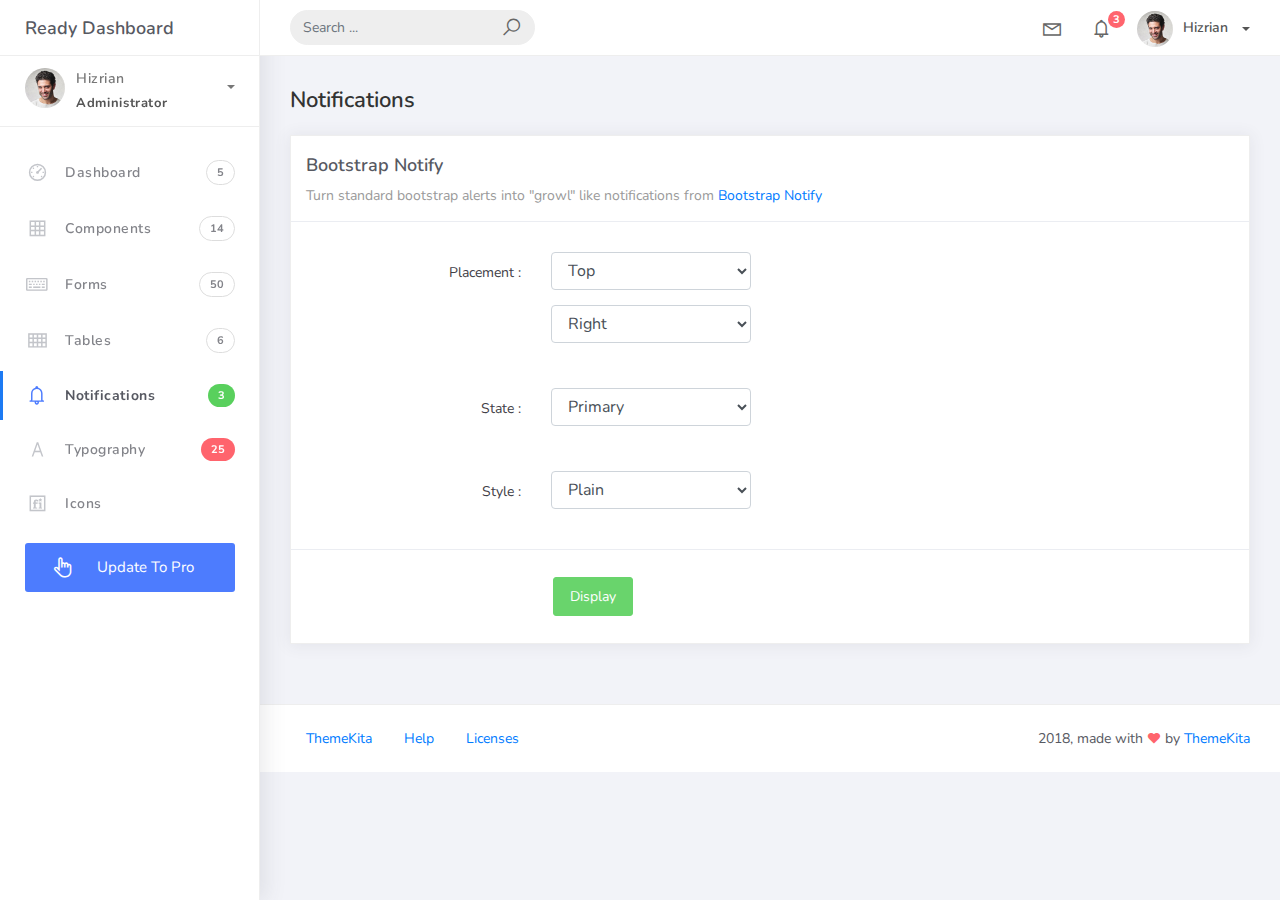
<file: WebUI/wwwroot/Ready-Bootstrap-Dashboard-master/notifications.html>
<!DOCTYPE html>
<html>
<head>
	<meta http-equiv="X-UA-Compatible" content="IE=edge,chrome=1" />
	<title>Notifications - Ready Bootstrap Dashboard</title>
	<meta content='width=device-width, initial-scale=1.0, maximum-scale=1.0, user-scalable=0, shrink-to-fit=no' name='viewport' />
	<link rel="stylesheet" href="assets/css/bootstrap.min.css">
	<link rel="stylesheet" href="https://fonts.googleapis.com/css?family=Nunito:200,200i,300,300i,400,400i,600,600i,700,700i,800,800i,900,900i">
	<link rel="stylesheet" href="assets/css/ready.css">
	<link rel="stylesheet" href="assets/css/demo.css">
</head>
<body>
	<div class="wrapper">
		<div class="main-header">
			<div class="logo-header">
				<a href="index.html" class="logo">
					Ready Dashboard
				</a>
				<button class="navbar-toggler sidenav-toggler ml-auto" type="button" data-toggle="collapse" data-target="collapse" aria-controls="sidebar" aria-expanded="false" aria-label="Toggle navigation">
					<span class="navbar-toggler-icon"></span>
				</button>
				<button class="topbar-toggler more"><i class="la la-ellipsis-v"></i></button>
			</div>
			<nav class="navbar navbar-header navbar-expand-lg">
				<div class="container-fluid">
					
					<form class="navbar-left navbar-form nav-search mr-md-3" action="">
						<div class="input-group">
							<input type="text" placeholder="Search ..." class="form-control">
							<div class="input-group-append">
								<span class="input-group-text">
									<i class="la la-search search-icon"></i>
								</span>
							</div>
						</div>
					</form>
					<ul class="navbar-nav topbar-nav ml-md-auto align-items-center">
						<li class="nav-item dropdown hidden-caret">
							<a class="nav-link dropdown-toggle" href="#" id="navbarDropdown" role="button" data-toggle="dropdown" aria-haspopup="true" aria-expanded="false">
								<i class="la la-envelope"></i>
							</a>
							<div class="dropdown-menu" aria-labelledby="navbarDropdown">
								<a class="dropdown-item" href="#">Action</a>
								<a class="dropdown-item" href="#">Another action</a>
								<div class="dropdown-divider"></div>
								<a class="dropdown-item" href="#">Something else here</a>
							</div>
						</li>
						<li class="nav-item dropdown hidden-caret">
							<a class="nav-link dropdown-toggle" href="#" id="navbarDropdown" role="button" data-toggle="dropdown" aria-haspopup="true" aria-expanded="false">
								<i class="la la-bell"></i>
								<span class="notification">3</span>
							</a>
							<ul class="dropdown-menu notif-box" aria-labelledby="navbarDropdown">
								<li>
									<div class="dropdown-title">You have 4 new notification</div>
								</li>
								<li>
									<div class="notif-center">
										<a href="#">
											<div class="notif-icon notif-primary"> <i class="la la-user-plus"></i> </div>
											<div class="notif-content">
												<span class="block">
													New user registered
												</span>
												<span class="time">5 minutes ago</span> 
											</div>
										</a>
										<a href="#">
											<div class="notif-icon notif-success"> <i class="la la-comment"></i> </div>
											<div class="notif-content">
												<span class="block">
													Rahmad commented on Admin
												</span>
												<span class="time">12 minutes ago</span> 
											</div>
										</a>
										<a href="#">
											<div class="notif-img"> 
												<img src="assets/img/profile2.jpg" alt="Img Profile">
											</div>
											<div class="notif-content">
												<span class="block">
													Reza send messages to you
												</span>
												<span class="time">12 minutes ago</span> 
											</div>
										</a>
										<a href="#">
											<div class="notif-icon notif-danger"> <i class="la la-heart"></i> </div>
											<div class="notif-content">
												<span class="block">
													Farrah liked Admin
												</span>
												<span class="time">17 minutes ago</span> 
											</div>
										</a>
									</div>
								</li>
								<li>
									<a class="see-all" href="javascript:void(0);"> <strong>See all notifications</strong> <i class="la la-angle-right"></i> </a>
								</li>
							</ul>
						</li>
						<li class="nav-item dropdown">
							<a class="dropdown-toggle profile-pic" data-toggle="dropdown" href="#" aria-expanded="false"> <img src="assets/img/profile.jpg" alt="user-img" width="36" class="img-circle"><span >Hizrian</span></span> </a>
							<ul class="dropdown-menu dropdown-user">
								<li>
									<div class="user-box">
										<div class="u-img"><img src="assets/img/profile.jpg" alt="user"></div>
										<div class="u-text">
											<h4>Hizrian</h4>
											<p class="text-muted">hello@themekita.com</p><a href="profile.html" class="btn btn-rounded btn-danger btn-sm">View Profile</a></div>
										</div>
									</li>
									<div class="dropdown-divider"></div>
									<a class="dropdown-item" href="#"><i class="ti-user"></i> My Profile</a>
									<a class="dropdown-item" href="#"></i> My Balance</a>
									<a class="dropdown-item" href="#"><i class="ti-email"></i> Inbox</a>
									<div class="dropdown-divider"></div>
									<a class="dropdown-item" href="#"><i class="ti-settings"></i> Account Setting</a>
									<div class="dropdown-divider"></div>
									<a class="dropdown-item" href="#"><i class="fa fa-power-off"></i> Logout</a>
								</ul>
								<!-- /.dropdown-user -->
							</li>
						</ul>
					</div>
				</nav>
			</div>
			<div class="sidebar">
				<div class="scrollbar-inner sidebar-wrapper">
					<div class="user">
						<div class="photo">
							<img src="assets/img/profile.jpg">
						</div>
						<div class="info">
							<a class="" data-toggle="collapse" href="#collapseExample" aria-expanded="true">
								<span>
									Hizrian
									<span class="user-level">Administrator</span>
									<span class="caret"></span>
								</span>
							</a>
							<div class="clearfix"></div>

							<div class="collapse in" id="collapseExample" aria-expanded="true" style="">
								<ul class="nav">
									<li>
										<a href="#profile">
											<span class="link-collapse">My Profile</span>
										</a>
									</li>
									<li>
										<a href="#edit">
											<span class="link-collapse">Edit Profile</span>
										</a>
									</li>
									<li>
										<a href="#settings">
											<span class="link-collapse">Settings</span>
										</a>
									</li>
								</ul>
							</div>
						</div>
					</div>
					<ul class="nav">
						<li class="nav-item">
							<a href="index.html">
								<i class="la la-dashboard"></i>
								<p>Dashboard</p>
								<span class="badge badge-count">5</span>
							</a>
						</li>
						<li class="nav-item">
							<a href="components.html">
								<i class="la la-table"></i>
								<p>Components</p>
								<span class="badge badge-count">14</span>
							</a>
						</li>
						<li class="nav-item">
							<a href="forms.html">
								<i class="la la-keyboard-o"></i>
								<p>Forms</p>
								<span class="badge badge-count">50</span>
							</a>
						</li>
						<li class="nav-item">
							<a href="tables.html">
								<i class="la la-th"></i>
								<p>Tables</p>
								<span class="badge badge-count">6</span>
							</a>
						</li>
						<li class="nav-item active">
							<a href="notifications.html">
								<i class="la la-bell"></i>
								<p>Notifications</p>
								<span class="badge badge-success">3</span>
							</a>
						</li>
						<li class="nav-item">
							<a href="typography.html">
								<i class="la la-font"></i>
								<p>Typography</p>
								<span class="badge badge-danger">25</span>
							</a>
						</li>
						<li class="nav-item">
							<a href="icons.html">
								<i class="la la-fonticons"></i>
								<p>Icons</p>
							</a>
						</li>
						<li class="nav-item update-pro">
							<button  data-toggle="modal" data-target="#modalUpdate">
								<i class="la la-hand-pointer-o"></i>
								<p>Update To Pro</p>
							</button>
						</li>
					</ul>
				</div>
			</div>
			<div class="main-panel">
				<div class="content">
					<div class="container-fluid">
						<h4 class="page-title">Notifications</h4>
						<div class="row">
							<div class="col-md-12">
								<div class="card">
									<div class="card-header">
										<div class="card-title">Bootstrap Notify</div>
										<div class="card-category">Turn standard bootstrap alerts into "growl" like notifications from <a class="link" href="http://bootstrap-notify.remabledesigns.com/">Bootstrap Notify</a></div>
									</div>
									<div class="card-body">
										<div class="form">
											<div class="form-group from-show-notify row">
												<div class="col-lg-3 col-md-3 col-sm-12 text-right">
													<label>Placement :</label>
												</div>
												<div class="col-lg-4 col-md-9 col-sm-12">
													<select class="form-control input-fixed" id="notify_placement_from">
														<option value="top">Top</option>
														<option value="bottom">Bottom</option>
													</select>
													<select class="form-control input-fixed" id="notify_placement_align">
														<option value="left">Left</option>
														<option value="right" selected="">Right</option>
														<option value="center">Center</option>
													</select>
												</div>
											</div>
											<div class="form-group from-show-notify row">
												<div class="col-lg-3 col-md-3 col-sm-12 text-right">
													<label>State :</label>
												</div>
												<div class="col-lg-4 col-md-9 col-sm-12">
													<select class="form-control input-fixed" id="notify_state">
														<option value="primary">Primary</option>
														<option value="info">Info</option>
														<option value="success">Success</option>
														<option value="warning">Warning</option>
														<option value="danger">Danger</option>
													</select>
												</div>
											</div>
											<div class="form-group from-show-notify row">
												<div class="col-lg-3 col-md-3 col-sm-12 text-right">
													<label>Style :</label>
												</div>
												<div class="col-lg-4 col-md-9 col-sm-12">
													<select class="form-control input-fixed" id="notify_style">
														<option value="plain">Plain</option>
														<option value="withicon">With Icon</option>
													</select>
												</div>
											</div>
										</div>
									</div>
									<div class="card-footer">
										<div class="form">
											<div class="form-group from-show-notify row">
												<div class="col-lg-3 col-md-3 col-sm-12">

												</div>
												<div class="col-lg-4 col-md-9 col-sm-12">
													<button id="displayNotif" class="btn btn-success">Display</button>
												</div>
											</div>
										</div>
									</div>
								</div>
							</div>
						</div>
					</div>
				</div>
				<footer class="footer">
					<div class="container-fluid">
						<nav class="pull-left">
							<ul class="nav">
								<li class="nav-item">
									<a class="nav-link" href="http://www.themekita.com">
										ThemeKita
									</a>
								</li>
								<li class="nav-item">
									<a class="nav-link" href="#">
										Help
									</a>
								</li>
								<li class="nav-item">
									<a class="nav-link" href="https://themewagon.com/license/#free-item">
										Licenses
									</a>
								</li>
							</ul>
						</nav>
						<div class="copyright ml-auto">
							2018, made with <i class="la la-heart heart text-danger"></i> by <a href="http://www.themekita.com">ThemeKita</a>
						</div>				
					</div>
				</footer>
			</div>
		</div>
	</div>
	<!-- Modal -->
	<div class="modal fade" id="modalUpdate" tabindex="-1" role="dialog" aria-labelledby="modalUpdatePro" aria-hidden="true">
		<div class="modal-dialog modal-dialog-centered" role="document">
			<div class="modal-content">
				<div class="modal-header bg-primary">
					<h6 class="modal-title"><i class="la la-frown-o"></i> Under Development</h6>
					<button type="button" class="close" data-dismiss="modal" aria-label="Close">
						<span aria-hidden="true">&times;</span>
					</button>
				</div>
				<div class="modal-body text-center">									
					<p>Currently the pro version of the <b>Ready Dashboard</b> Bootstrap is in progress development</p>
					<p>
					<b>We'll let you know when it's done</b></p>
				</div>
				<div class="modal-footer">
					<button type="button" class="btn btn-secondary" data-dismiss="modal">Close</button>
				</div>
			</div>
		</div>
	</div>
</body>
<script src="assets/js/core/jquery.3.2.1.min.js"></script>
<script src="assets/js/plugin/jquery-ui-1.12.1.custom/jquery-ui.min.js"></script>
<script src="assets/js/core/popper.min.js"></script>
<script src="assets/js/core/bootstrap.min.js"></script>
<script src="assets/js/plugin/chartist/chartist.min.js"></script>
<script src="assets/js/plugin/chartist/plugin/chartist-plugin-tooltip.min.js"></script>
<script src="assets/js/plugin/bootstrap-notify/bootstrap-notify.min.js"></script>
<script src="assets/js/plugin/bootstrap-toggle/bootstrap-toggle.min.js"></script>
<script src="assets/js/plugin/jquery-mapael/jquery.mapael.min.js"></script>
<script src="assets/js/plugin/jquery-mapael/maps/world_countries.min.js"></script>
<script src="assets/js/plugin/chart-circle/circles.min.js"></script>
<script src="assets/js/plugin/jquery-scrollbar/jquery.scrollbar.min.js"></script>
<script src="assets/js/ready.min.js"></script>
<script>
	$('#displayNotif').on('click', function(){
		var placementFrom = $('#notify_placement_from option:selected').val();
		var placementAlign = $('#notify_placement_align option:selected').val();
		var state = $('#notify_state option:selected').val();
		var style = $('#notify_style option:selected').val();
		var content = {};

		content.message = 'Turning standard Bootstrap alerts into "notify" like notifications';
		content.title = 'Bootstrap notify';
		if (style == "withicon") {
			content.icon = 'la la-bell';
		} else {
			content.icon = 'none';
		}
		content.url = 'index.html';
		content.target = '_blank';

		$.notify(content,{
			type: state,
			placement: {
				from: placementFrom,
				align: placementAlign
			},
			time: 1000,
		});
	});
</script>
</html>
</file>
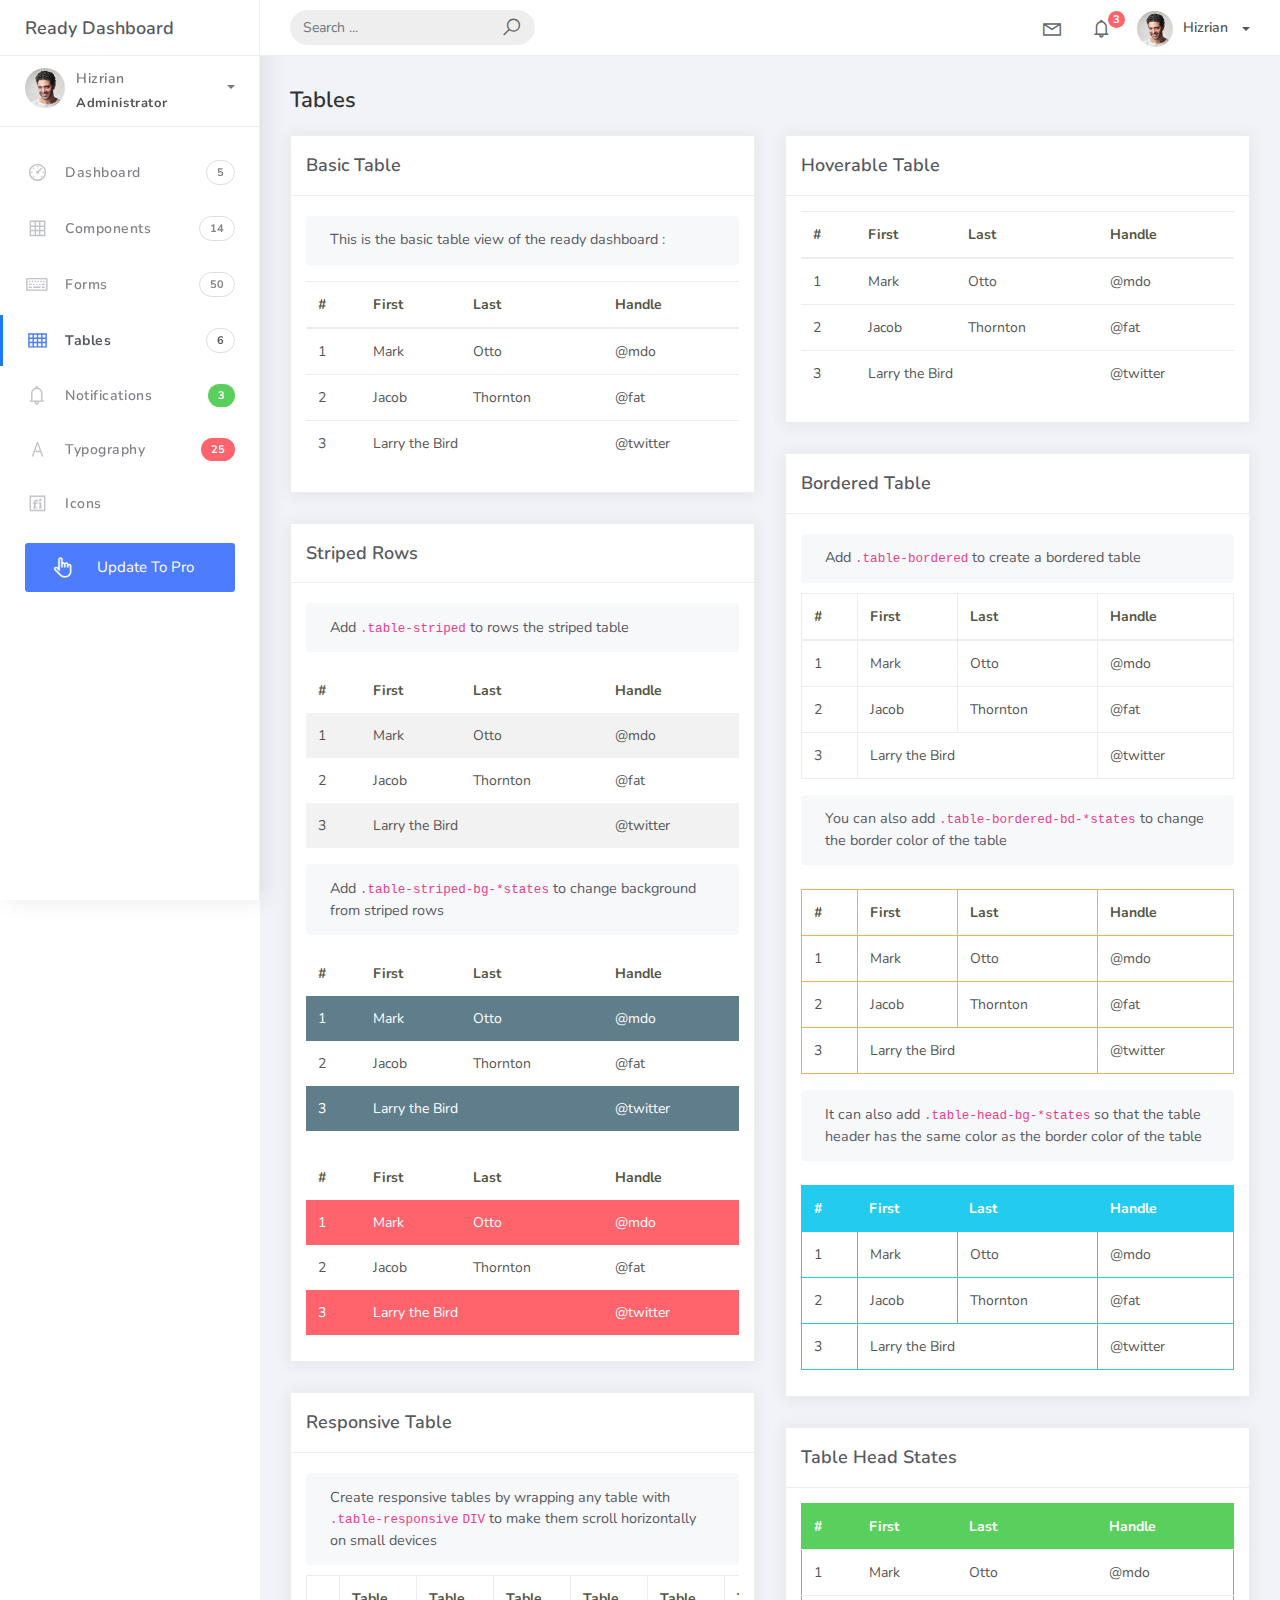
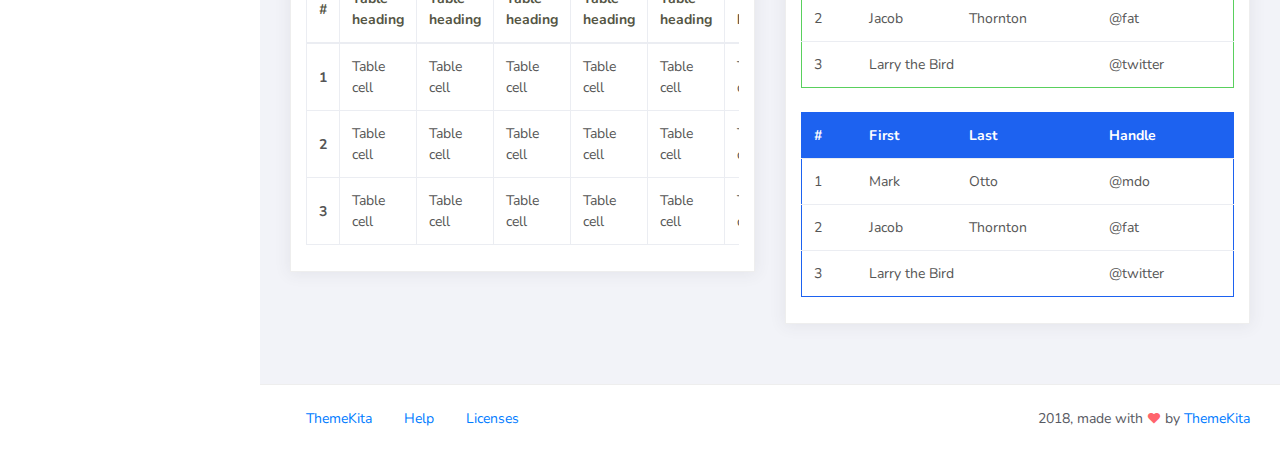
<file: WebUI/wwwroot/Ready-Bootstrap-Dashboard-master/tables.html>
<!DOCTYPE html>
<html>
<head>
	<meta http-equiv="X-UA-Compatible" content="IE=edge,chrome=1" />
	<title>Tables - Ready Bootstrap Dashboard</title>
	<meta content='width=device-width, initial-scale=1.0, maximum-scale=1.0, user-scalable=0, shrink-to-fit=no' name='viewport' />
	<link rel="stylesheet" href="assets/css/bootstrap.min.css">
	<link rel="stylesheet" href="https://fonts.googleapis.com/css?family=Nunito:200,200i,300,300i,400,400i,600,600i,700,700i,800,800i,900,900i">
	<link rel="stylesheet" href="assets/css/ready.css">
	<link rel="stylesheet" href="assets/css/demo.css">
</head>
<body>
	<div class="wrapper">
		<div class="main-header">
			<div class="logo-header">
				<a href="index.html" class="logo">
					Ready Dashboard
				</a>
				<button class="navbar-toggler sidenav-toggler ml-auto" type="button" data-toggle="collapse" data-target="collapse" aria-controls="sidebar" aria-expanded="false" aria-label="Toggle navigation">
					<span class="navbar-toggler-icon"></span>
				</button>
				<button class="topbar-toggler more"><i class="la la-ellipsis-v"></i></button>
			</div>
			<nav class="navbar navbar-header navbar-expand-lg">
				<div class="container-fluid">
					
					<form class="navbar-left navbar-form nav-search mr-md-3" action="">
						<div class="input-group">
							<input type="text" placeholder="Search ..." class="form-control">
							<div class="input-group-append">
								<span class="input-group-text">
									<i class="la la-search search-icon"></i>
								</span>
							</div>
						</div>
					</form>
					<ul class="navbar-nav topbar-nav ml-md-auto align-items-center">
						<li class="nav-item dropdown hidden-caret">
							<a class="nav-link dropdown-toggle" href="#" id="navbarDropdown" role="button" data-toggle="dropdown" aria-haspopup="true" aria-expanded="false">
								<i class="la la-envelope"></i>
							</a>
							<div class="dropdown-menu" aria-labelledby="navbarDropdown">
								<a class="dropdown-item" href="#">Action</a>
								<a class="dropdown-item" href="#">Another action</a>
								<div class="dropdown-divider"></div>
								<a class="dropdown-item" href="#">Something else here</a>
							</div>
						</li>
						<li class="nav-item dropdown hidden-caret">
							<a class="nav-link dropdown-toggle" href="#" id="navbarDropdown" role="button" data-toggle="dropdown" aria-haspopup="true" aria-expanded="false">
								<i class="la la-bell"></i>
								<span class="notification">3</span>
							</a>
							<ul class="dropdown-menu notif-box" aria-labelledby="navbarDropdown">
								<li>
									<div class="dropdown-title">You have 4 new notification</div>
								</li>
								<li>
									<div class="notif-center">
										<a href="#">
											<div class="notif-icon notif-primary"> <i class="la la-user-plus"></i> </div>
											<div class="notif-content">
												<span class="block">
													New user registered
												</span>
												<span class="time">5 minutes ago</span> 
											</div>
										</a>
										<a href="#">
											<div class="notif-icon notif-success"> <i class="la la-comment"></i> </div>
											<div class="notif-content">
												<span class="block">
													Rahmad commented on Admin
												</span>
												<span class="time">12 minutes ago</span> 
											</div>
										</a>
										<a href="#">
											<div class="notif-img"> 
												<img src="assets/img/profile2.jpg" alt="Img Profile">
											</div>
											<div class="notif-content">
												<span class="block">
													Reza send messages to you
												</span>
												<span class="time">12 minutes ago</span> 
											</div>
										</a>
										<a href="#">
											<div class="notif-icon notif-danger"> <i class="la la-heart"></i> </div>
											<div class="notif-content">
												<span class="block">
													Farrah liked Admin
												</span>
												<span class="time">17 minutes ago</span> 
											</div>
										</a>
									</div>
								</li>
								<li>
									<a class="see-all" href="javascript:void(0);"> <strong>See all notifications</strong> <i class="la la-angle-right"></i> </a>
								</li>
							</ul>
						</li>
						<li class="nav-item dropdown">
							<a class="dropdown-toggle profile-pic" data-toggle="dropdown" href="#" aria-expanded="false"> <img src="assets/img/profile.jpg" alt="user-img" width="36" class="img-circle"><span >Hizrian</span></span> </a>
							<ul class="dropdown-menu dropdown-user">
								<li>
									<div class="user-box">
										<div class="u-img"><img src="assets/img/profile.jpg" alt="user"></div>
										<div class="u-text">
											<h4>Hizrian</h4>
											<p class="text-muted">hello@themekita.com</p><a href="profile.html" class="btn btn-rounded btn-danger btn-sm">View Profile</a></div>
										</div>
									</li>
									<div class="dropdown-divider"></div>
									<a class="dropdown-item" href="#"><i class="ti-user"></i> My Profile</a>
									<a class="dropdown-item" href="#"></i> My Balance</a>
									<a class="dropdown-item" href="#"><i class="ti-email"></i> Inbox</a>
									<div class="dropdown-divider"></div>
									<a class="dropdown-item" href="#"><i class="ti-settings"></i> Account Setting</a>
									<div class="dropdown-divider"></div>
									<a class="dropdown-item" href="#"><i class="fa fa-power-off"></i> Logout</a>
								</ul>
								<!-- /.dropdown-user -->
							</li>
						</ul>
					</div>
				</nav>
			</div>
			<div class="sidebar">
				<div class="scrollbar-inner sidebar-wrapper">
					<div class="user">
						<div class="photo">
							<img src="assets/img/profile.jpg">
						</div>
						<div class="info">
							<a class="" data-toggle="collapse" href="#collapseExample" aria-expanded="true">
								<span>
									Hizrian
									<span class="user-level">Administrator</span>
									<span class="caret"></span>
								</span>
							</a>
							<div class="clearfix"></div>

							<div class="collapse in" id="collapseExample" aria-expanded="true" style="">
								<ul class="nav">
									<li>
										<a href="#profile">
											<span class="link-collapse">My Profile</span>
										</a>
									</li>
									<li>
										<a href="#edit">
											<span class="link-collapse">Edit Profile</span>
										</a>
									</li>
									<li>
										<a href="#settings">
											<span class="link-collapse">Settings</span>
										</a>
									</li>
								</ul>
							</div>
						</div>
					</div>
					<ul class="nav">
						<li class="nav-item">
							<a href="index.html">
								<i class="la la-dashboard"></i>
								<p>Dashboard</p>
								<span class="badge badge-count">5</span>
							</a>
						</li>
						<li class="nav-item">
							<a href="components.html">
								<i class="la la-table"></i>
								<p>Components</p>
								<span class="badge badge-count">14</span>
							</a>
						</li>
						<li class="nav-item">
							<a href="forms.html">
								<i class="la la-keyboard-o"></i>
								<p>Forms</p>
								<span class="badge badge-count">50</span>
							</a>
						</li>
						<li class="nav-item active">
							<a href="tables.html">
								<i class="la la-th"></i>
								<p>Tables</p>
								<span class="badge badge-count">6</span>
							</a>
						</li>
						<li class="nav-item">
							<a href="notifications.html">
								<i class="la la-bell"></i>
								<p>Notifications</p>
								<span class="badge badge-success">3</span>
							</a>
						</li>
						<li class="nav-item">
							<a href="typography.html">
								<i class="la la-font"></i>
								<p>Typography</p>
								<span class="badge badge-danger">25</span>
							</a>
						</li>
						<li class="nav-item">
							<a href="icons.html">
								<i class="la la-fonticons"></i>
								<p>Icons</p>
							</a>
						</li>
						<li class="nav-item update-pro">
							<button  data-toggle="modal" data-target="#modalUpdate">
								<i class="la la-hand-pointer-o"></i>
								<p>Update To Pro</p>
							</button>
						</li>
					</ul>
				</div>
			</div>
			<div class="main-panel">
				<div class="content">
					<div class="container-fluid">
						<h4 class="page-title">Tables</h4>
						<div class="row">
							<div class="col-md-6">
								<div class="card">
									<div class="card-header">
										<div class="card-title">Basic Table</div>
									</div>
									<div class="card-body">
										<div class="card-sub">									
											This is the basic table view of the ready dashboard :
										</div>
										<table class="table mt-3">
											<thead>
												<tr>
													<th scope="col">#</th>
													<th scope="col">First</th>
													<th scope="col">Last</th>
													<th scope="col">Handle</th>
												</tr>
											</thead>
											<tbody>
												<tr>
													<td>1</td>
													<td>Mark</td>
													<td>Otto</td>
													<td>@mdo</td>
												</tr>
												<tr>
													<td>2</td>
													<td>Jacob</td>
													<td>Thornton</td>
													<td>@fat</td>
												</tr>
												<tr>
													<td>3</td>
													<td colspan="2">Larry the Bird</td>
													<td>@twitter</td>
												</tr>
											</tbody>
										</table>
									</div>
								</div>
								<div class="card">
									<div class="card-header">
										<div class="card-title">Striped Rows</div>
									</div>
									<div class="card-body">
										<div class="card-sub">											
											Add <code class="highlighter-rouge">.table-striped</code> to rows the striped table
										</div>
										<table class="table table-striped mt-3">
											<thead>
												<tr>
													<th scope="col">#</th>
													<th scope="col">First</th>
													<th scope="col">Last</th>
													<th scope="col">Handle</th>
												</tr>
											</thead>
											<tbody>
												<tr>
													<td>1</td>
													<td>Mark</td>
													<td>Otto</td>
													<td>@mdo</td>
												</tr>
												<tr>
													<td>2</td>
													<td>Jacob</td>
													<td>Thornton</td>
													<td>@fat</td>
												</tr>
												<tr>
													<td>3</td>
													<td colspan="2">Larry the Bird</td>
													<td>@twitter</td>
												</tr>
											</tbody>
										</table>
										<div class="card-sub">
											Add <code class="#highlighter-rouge">.table-striped-bg-*states</code> to change background from striped rows
										</div>
										<table class="table table-striped table-striped-bg-default mt-3">
											<thead>
												<tr>
													<th scope="col">#</th>
													<th scope="col">First</th>
													<th scope="col">Last</th>
													<th scope="col">Handle</th>
												</tr>
											</thead>
											<tbody>
												<tr>
													<td>1</td>
													<td>Mark</td>
													<td>Otto</td>
													<td>@mdo</td>
												</tr>
												<tr>
													<td>2</td>
													<td>Jacob</td>
													<td>Thornton</td>
													<td>@fat</td>
												</tr>
												<tr>
													<td>3</td>
													<td colspan="2">Larry the Bird</td>
													<td>@twitter</td>
												</tr>
											</tbody>
										</table>
										<table class="table table-striped table-striped-bg-danger mt-4">
											<thead>
												<tr>
													<th scope="col">#</th>
													<th scope="col">First</th>
													<th scope="col">Last</th>
													<th scope="col">Handle</th>
												</tr>
											</thead>
											<tbody>
												<tr>
													<td>1</td>
													<td>Mark</td>
													<td>Otto</td>
													<td>@mdo</td>
												</tr>
												<tr>
													<td>2</td>
													<td>Jacob</td>
													<td>Thornton</td>
													<td>@fat</td>
												</tr>
												<tr>
													<td>3</td>
													<td colspan="2">Larry the Bird</td>
													<td>@twitter</td>
												</tr>
											</tbody>
										</table>
									</div>
								</div>
								<div class="card">
									<div class="card-header">
										<div class="card-title">Responsive Table</div>
									</div>
									<div class="card-body">
										<div class="card-sub">
											Create responsive tables by wrapping any table with <code class="highlighter-rouge">.table-responsive</code> <code class="highlighter-rouge">DIV</code> to make them scroll horizontally on small devices
										</div>
										<div class="table-responsive">
											<table class="table table-bordered">
												<thead>
													<tr>
														<th>#</th>
														<th>Table heading</th>
														<th>Table heading</th>
														<th>Table heading</th>
														<th>Table heading</th>
														<th>Table heading</th>
														<th>Table heading</th>
													</tr>
												</thead>
												<tbody>
													<tr>
														<th scope="row">1</th>
														<td>Table cell</td>
														<td>Table cell</td>
														<td>Table cell</td>
														<td>Table cell</td>
														<td>Table cell</td>
														<td>Table cell</td>
													</tr>
													<tr>
														<th scope="row">2</th>
														<td>Table cell</td>
														<td>Table cell</td>
														<td>Table cell</td>
														<td>Table cell</td>
														<td>Table cell</td>
														<td>Table cell</td>
													</tr>
													<tr>
														<th scope="row">3</th>
														<td>Table cell</td>
														<td>Table cell</td>
														<td>Table cell</td>
														<td>Table cell</td>
														<td>Table cell</td>
														<td>Table cell</td>
													</tr>
												</tbody>
											</table>
										</div>
									</div>
								</div>
							</div>
							<div class="col-md-6">
								<div class="card">
									<div class="card-header">
										<div class="card-title">Hoverable Table</div>
									</div>
									<div class="card-body">
										<table class="table table-hover">
											<thead>
												<tr>
													<th scope="col">#</th>
													<th scope="col">First</th>
													<th scope="col">Last</th>
													<th scope="col">Handle</th>
												</tr>
											</thead>
											<tbody>
												<tr>
													<td>1</td>
													<td>Mark</td>
													<td>Otto</td>
													<td>@mdo</td>
												</tr>
												<tr>
													<td>2</td>
													<td>Jacob</td>
													<td>Thornton</td>
													<td>@fat</td>
												</tr>
												<tr>
													<td>3</td>
													<td colspan="2">Larry the Bird</td>
													<td>@twitter</td>
												</tr>
											</tbody>
										</table>
									</div>
								</div>
								<div class="card">
									<div class="card-header">
										<div class="card-title">Bordered Table</div>
									</div>
									<div class="card-body">
										<div class="card-sub">
											Add <code class="highlighter-rouge">.table-bordered</code> to create a bordered table
										</div>
										<table class="table table-bordered">
											<thead>
												<tr>
													<th scope="col">#</th>
													<th scope="col">First</th>
													<th scope="col">Last</th>
													<th scope="col">Handle</th>
												</tr>
											</thead>
											<tbody>
												<tr>
													<td>1</td>
													<td>Mark</td>
													<td>Otto</td>
													<td>@mdo</td>
												</tr>
												<tr>
													<td>2</td>
													<td>Jacob</td>
													<td>Thornton</td>
													<td>@fat</td>
												</tr>
												<tr>
													<td>3</td>
													<td colspan="2">Larry the Bird</td>
													<td>@twitter</td>
												</tr>
											</tbody>
										</table>
										<div class="card-sub">											
											You can also add <code class="highlighter-rouge">.table-bordered-bd-*states</code> to change the border color of the table
										</div>
										<table class="table table-bordered table-bordered-bd-warning mt-4">
											<thead>
												<tr>
													<th scope="col">#</th>
													<th scope="col">First</th>
													<th scope="col">Last</th>
													<th scope="col">Handle</th>
												</tr>
											</thead>
											<tbody>
												<tr>
													<td>1</td>
													<td>Mark</td>
													<td>Otto</td>
													<td>@mdo</td>
												</tr>
												<tr>
													<td>2</td>
													<td>Jacob</td>
													<td>Thornton</td>
													<td>@fat</td>
												</tr>
												<tr>
													<td>3</td>
													<td colspan="2">Larry the Bird</td>
													<td>@twitter</td>
												</tr>
											</tbody>
										</table>
										<div class="card-sub">
											It can also add <code class="highlight-rouge">.table-head-bg-*states</code> so that the table header has the same color as the border color of the table
										</div>
										<table class="table table-bordered table-head-bg-info table-bordered-bd-info mt-4">
											<thead>
												<tr>
													<th scope="col">#</th>
													<th scope="col">First</th>
													<th scope="col">Last</th>
													<th scope="col">Handle</th>
												</tr>
											</thead>
											<tbody>
												<tr>
													<td>1</td>
													<td>Mark</td>
													<td>Otto</td>
													<td>@mdo</td>
												</tr>
												<tr>
													<td>2</td>
													<td>Jacob</td>
													<td>Thornton</td>
													<td>@fat</td>
												</tr>
												<tr>
													<td>3</td>
													<td colspan="2">Larry the Bird</td>
													<td>@twitter</td>
												</tr>
											</tbody>
										</table>
									</div>
								</div>
								<div class="card">
									<div class="card-header">
										<div class="card-title">Table Head States</div>
									</div>
									<div class="card-body">
										<table class="table table-head-bg-success">
											<thead>
												<tr>
													<th scope="col">#</th>
													<th scope="col">First</th>
													<th scope="col">Last</th>
													<th scope="col">Handle</th>
												</tr>
											</thead>
											<tbody>
												<tr>
													<td>1</td>
													<td>Mark</td>
													<td>Otto</td>
													<td>@mdo</td>
												</tr>
												<tr>
													<td>2</td>
													<td>Jacob</td>
													<td>Thornton</td>
													<td>@fat</td>
												</tr>
												<tr>
													<td>3</td>
													<td colspan="2">Larry the Bird</td>
													<td>@twitter</td>
												</tr>
											</tbody>
										</table>
										<table class="table table-head-bg-primary mt-4">
											<thead>
												<tr>
													<th scope="col">#</th>
													<th scope="col">First</th>
													<th scope="col">Last</th>
													<th scope="col">Handle</th>
												</tr>
											</thead>
											<tbody>
												<tr>
													<td>1</td>
													<td>Mark</td>
													<td>Otto</td>
													<td>@mdo</td>
												</tr>
												<tr>
													<td>2</td>
													<td>Jacob</td>
													<td>Thornton</td>
													<td>@fat</td>
												</tr>
												<tr>
													<td>3</td>
													<td colspan="2">Larry the Bird</td>
													<td>@twitter</td>
												</tr>
											</tbody>
										</table>
									</div>
								</div>
							</div>
						</div>
					</div>
				</div>
				<footer class="footer">
					<div class="container-fluid">
						<nav class="pull-left">
							<ul class="nav">
								<li class="nav-item">
									<a class="nav-link" href="http://www.themekita.com">
										ThemeKita
									</a>
								</li>
								<li class="nav-item">
									<a class="nav-link" href="#">
										Help
									</a>
								</li>
								<li class="nav-item">
									<a class="nav-link" href="https://themewagon.com/license/#free-item">
										Licenses
									</a>
								</li>
							</ul>
						</nav>
						<div class="copyright ml-auto">
							2018, made with <i class="la la-heart heart text-danger"></i> by <a href="http://www.themekita.com">ThemeKita</a>
						</div>				
					</div>
				</footer>
			</div>
		</div>
	</div>
</div>
<!-- Modal -->
<div class="modal fade" id="modalUpdate" tabindex="-1" role="dialog" aria-labelledby="modalUpdatePro" aria-hidden="true">
	<div class="modal-dialog modal-dialog-centered" role="document">
		<div class="modal-content">
			<div class="modal-header bg-primary">
				<h6 class="modal-title"><i class="la la-frown-o"></i> Under Development</h6>
				<button type="button" class="close" data-dismiss="modal" aria-label="Close">
					<span aria-hidden="true">&times;</span>
				</button>
			</div>
			<div class="modal-body text-center">									
				<p>Currently the pro version of the <b>Ready Dashboard</b> Bootstrap is in progress development</p>
				<p>
				<b>We'll let you know when it's done</b></p>
			</div>
			<div class="modal-footer">
				<button type="button" class="btn btn-secondary" data-dismiss="modal">Close</button>
			</div>
		</div>
	</div>
</div>
</body>
<script src="assets/js/core/jquery.3.2.1.min.js"></script>
<script src="assets/js/plugin/jquery-ui-1.12.1.custom/jquery-ui.min.js"></script>
<script src="assets/js/core/popper.min.js"></script>
<script src="assets/js/core/bootstrap.min.js"></script>
<script src="assets/js/plugin/chartist/chartist.min.js"></script>
<script src="assets/js/plugin/chartist/plugin/chartist-plugin-tooltip.min.js"></script>
<script src="assets/js/plugin/bootstrap-notify/bootstrap-notify.min.js"></script>
<script src="assets/js/plugin/bootstrap-toggle/bootstrap-toggle.min.js"></script>
<script src="assets/js/plugin/jquery-mapael/jquery.mapael.min.js"></script>
<script src="assets/js/plugin/jquery-mapael/maps/world_countries.min.js"></script>
<script src="assets/js/plugin/chart-circle/circles.min.js"></script>
<script src="assets/js/plugin/jquery-scrollbar/jquery.scrollbar.min.js"></script>
<script src="assets/js/ready.min.js"></script>
<script>
	$('#displayNotif').on('click', function(){
		var placementFrom = $('#notify_placement_from option:selected').val();
		var placementAlign = $('#notify_placement_align option:selected').val();
		var state = $('#notify_state option:selected').val();
		var style = $('#notify_style option:selected').val();
		var content = {};

		content.message = 'Turning standard Bootstrap alerts into "notify" like notifications';
		content.title = 'Bootstrap notify';
		if (style == "withicon") {
			content.icon = 'la la-bell';
		} else {
			content.icon = 'none';
		}
		content.url = 'index.html';
		content.target = '_blank';

		$.notify(content,{
			type: state,
			placement: {
				from: placementFrom,
				align: placementAlign
			},
			time: 1000,
		});
	});
</script>
</html>
</file>
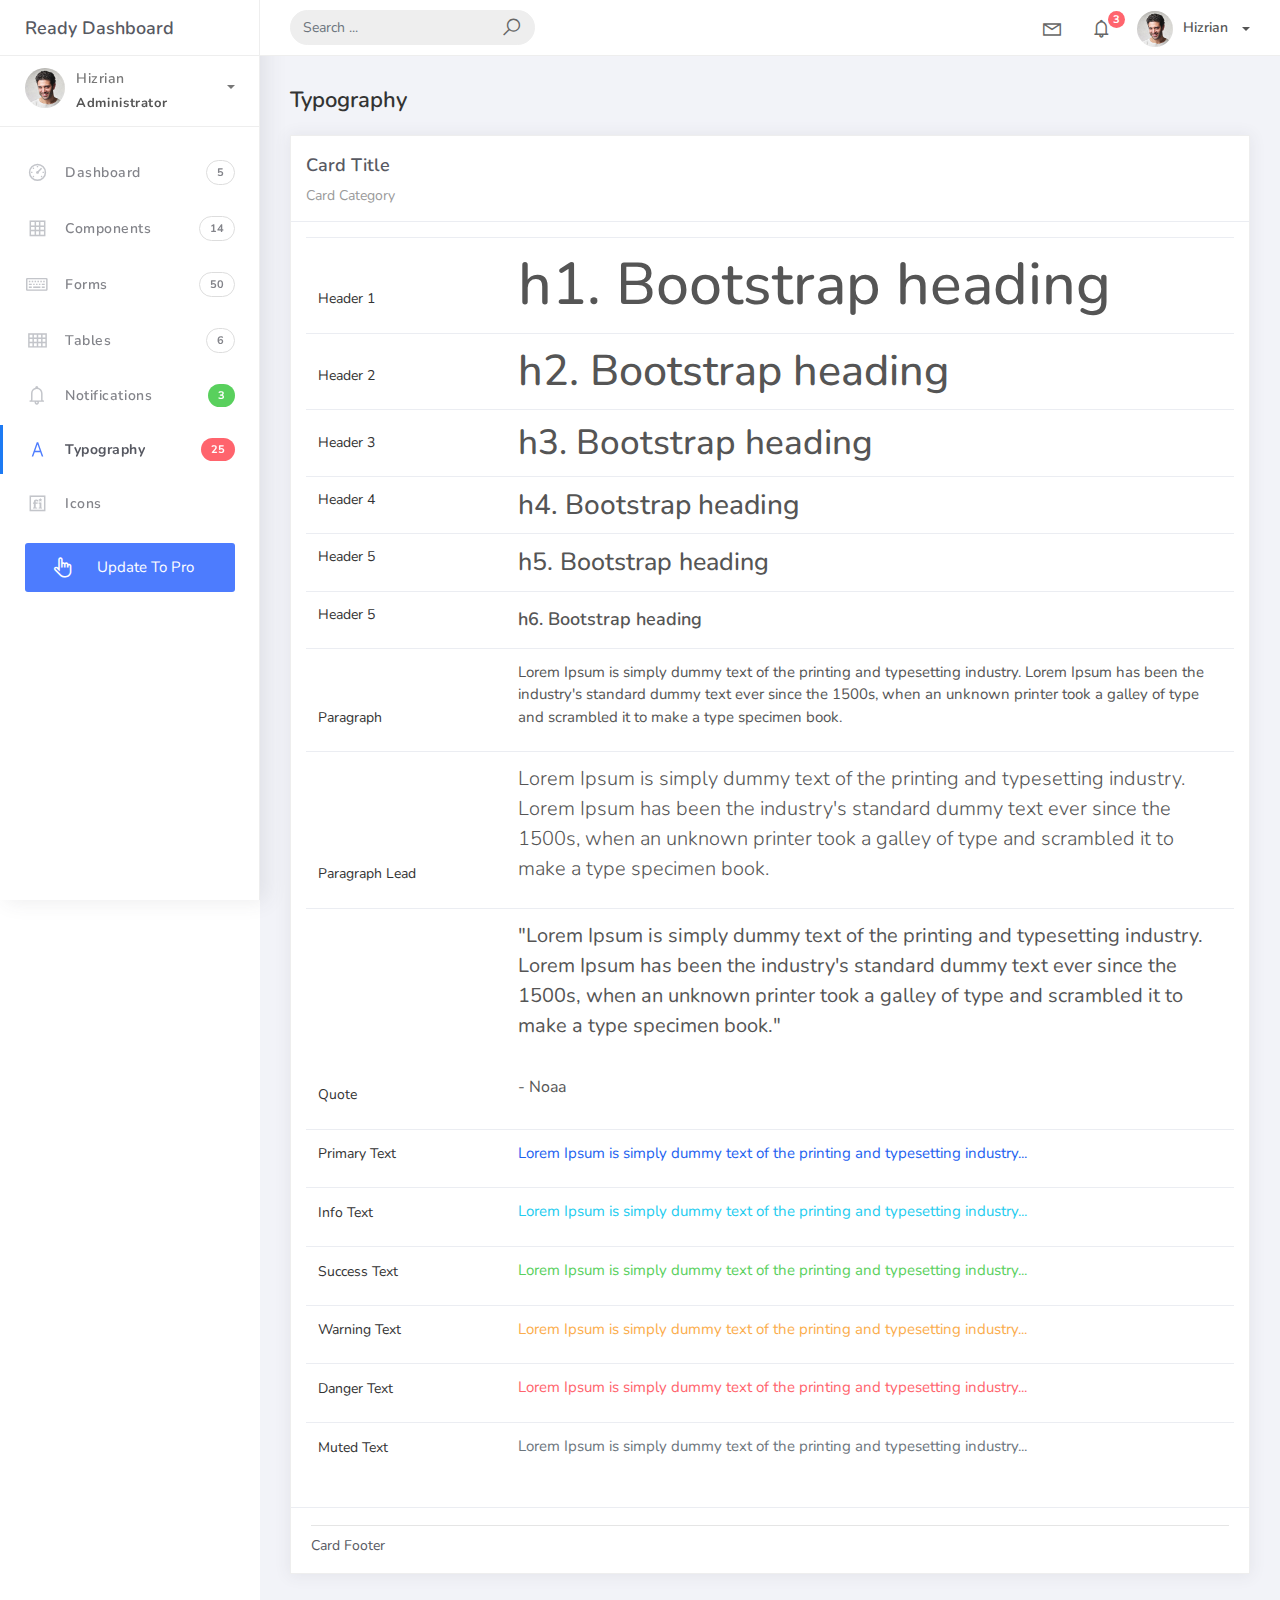
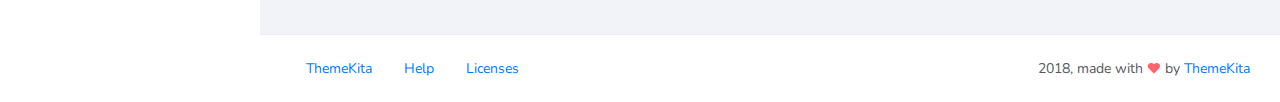
<file: WebUI/wwwroot/Ready-Bootstrap-Dashboard-master/typography.html>
<!DOCTYPE html>
<html>
<head>
	<meta http-equiv="X-UA-Compatible" content="IE=edge,chrome=1" />
	<title>Typography - Ready Bootstrap Dashboard</title>
	<meta content='width=device-width, initial-scale=1.0, maximum-scale=1.0, user-scalable=0, shrink-to-fit=no' name='viewport' />
	<link rel="stylesheet" href="assets/css/bootstrap.min.css">
	<link rel="stylesheet" href="https://fonts.googleapis.com/css?family=Nunito:200,200i,300,300i,400,400i,600,600i,700,700i,800,800i,900,900i">
	<link rel="stylesheet" href="assets/css/ready.css">
	<link rel="stylesheet" href="assets/css/demo.css">
</head>
<body>
	<div class="wrapper">
		<div class="main-header">
			<div class="logo-header">
				<a href="index.html" class="logo">
					Ready Dashboard
				</a>
				<button class="navbar-toggler sidenav-toggler ml-auto" type="button" data-toggle="collapse" data-target="collapse" aria-controls="sidebar" aria-expanded="false" aria-label="Toggle navigation">
					<span class="navbar-toggler-icon"></span>
				</button>
				<button class="topbar-toggler more"><i class="la la-ellipsis-v"></i></button>
			</div>
			<nav class="navbar navbar-header navbar-expand-lg">
				<div class="container-fluid">
					
					<form class="navbar-left navbar-form nav-search mr-md-3" action="">
						<div class="input-group">
							<input type="text" placeholder="Search ..." class="form-control">
							<div class="input-group-append">
								<span class="input-group-text">
									<i class="la la-search search-icon"></i>
								</span>
							</div>
						</div>
					</form>
					<ul class="navbar-nav topbar-nav ml-md-auto align-items-center">
						<li class="nav-item dropdown hidden-caret">
							<a class="nav-link dropdown-toggle" href="#" id="navbarDropdown" role="button" data-toggle="dropdown" aria-haspopup="true" aria-expanded="false">
								<i class="la la-envelope"></i>
							</a>
							<div class="dropdown-menu" aria-labelledby="navbarDropdown">
								<a class="dropdown-item" href="#">Action</a>
								<a class="dropdown-item" href="#">Another action</a>
								<div class="dropdown-divider"></div>
								<a class="dropdown-item" href="#">Something else here</a>
							</div>
						</li>
						<li class="nav-item dropdown hidden-caret">
							<a class="nav-link dropdown-toggle" href="#" id="navbarDropdown" role="button" data-toggle="dropdown" aria-haspopup="true" aria-expanded="false">
								<i class="la la-bell"></i>
								<span class="notification">3</span>
							</a>
							<ul class="dropdown-menu notif-box" aria-labelledby="navbarDropdown">
								<li>
									<div class="dropdown-title">You have 4 new notification</div>
								</li>
								<li>
									<div class="notif-center">
										<a href="#">
											<div class="notif-icon notif-primary"> <i class="la la-user-plus"></i> </div>
											<div class="notif-content">
												<span class="block">
													New user registered
												</span>
												<span class="time">5 minutes ago</span> 
											</div>
										</a>
										<a href="#">
											<div class="notif-icon notif-success"> <i class="la la-comment"></i> </div>
											<div class="notif-content">
												<span class="block">
													Rahmad commented on Admin
												</span>
												<span class="time">12 minutes ago</span> 
											</div>
										</a>
										<a href="#">
											<div class="notif-img"> 
												<img src="assets/img/profile2.jpg" alt="Img Profile">
											</div>
											<div class="notif-content">
												<span class="block">
													Reza send messages to you
												</span>
												<span class="time">12 minutes ago</span> 
											</div>
										</a>
										<a href="#">
											<div class="notif-icon notif-danger"> <i class="la la-heart"></i> </div>
											<div class="notif-content">
												<span class="block">
													Farrah liked Admin
												</span>
												<span class="time">17 minutes ago</span> 
											</div>
										</a>
									</div>
								</li>
								<li>
									<a class="see-all" href="javascript:void(0);"> <strong>See all notifications</strong> <i class="la la-angle-right"></i> </a>
								</li>
							</ul>
						</li>
						<li class="nav-item dropdown">
							<a class="dropdown-toggle profile-pic" data-toggle="dropdown" href="#" aria-expanded="false"> <img src="assets/img/profile.jpg" alt="user-img" width="36" class="img-circle"><span >Hizrian</span></span> </a>
							<ul class="dropdown-menu dropdown-user">
								<li>
									<div class="user-box">
										<div class="u-img"><img src="assets/img/profile.jpg" alt="user"></div>
										<div class="u-text">
											<h4>Hizrian</h4>
											<p class="text-muted">hello@themekita.com</p><a href="profile.html" class="btn btn-rounded btn-danger btn-sm">View Profile</a></div>
										</div>
									</li>
									<div class="dropdown-divider"></div>
									<a class="dropdown-item" href="#"><i class="ti-user"></i> My Profile</a>
									<a class="dropdown-item" href="#"></i> My Balance</a>
									<a class="dropdown-item" href="#"><i class="ti-email"></i> Inbox</a>
									<div class="dropdown-divider"></div>
									<a class="dropdown-item" href="#"><i class="ti-settings"></i> Account Setting</a>
									<div class="dropdown-divider"></div>
									<a class="dropdown-item" href="#"><i class="fa fa-power-off"></i> Logout</a>
								</ul>
								<!-- /.dropdown-user -->
							</li>
						</ul>
					</div>
				</nav>
			</div>
			<div class="sidebar">
				<div class="scrollbar-inner sidebar-wrapper">
					<div class="user">
						<div class="photo">
							<img src="assets/img/profile.jpg">
						</div>
						<div class="info">
							<a class="" data-toggle="collapse" href="#collapseExample" aria-expanded="true">
								<span>
									Hizrian
									<span class="user-level">Administrator</span>
									<span class="caret"></span>
								</span>
							</a>
							<div class="clearfix"></div>

							<div class="collapse in" id="collapseExample" aria-expanded="true" style="">
								<ul class="nav">
									<li>
										<a href="#profile">
											<span class="link-collapse">My Profile</span>
										</a>
									</li>
									<li>
										<a href="#edit">
											<span class="link-collapse">Edit Profile</span>
										</a>
									</li>
									<li>
										<a href="#settings">
											<span class="link-collapse">Settings</span>
										</a>
									</li>
								</ul>
							</div>
						</div>
					</div>
					<ul class="nav">
						<li class="nav-item">
							<a href="index.html">
								<i class="la la-dashboard"></i>
								<p>Dashboard</p>
								<span class="badge badge-count">5</span>
							</a>
						</li>
						<li class="nav-item">
							<a href="components.html">
								<i class="la la-table"></i>
								<p>Components</p>
								<span class="badge badge-count">14</span>
							</a>
						</li>
						<li class="nav-item">
							<a href="forms.html">
								<i class="la la-keyboard-o"></i>
								<p>Forms</p>
								<span class="badge badge-count">50</span>
							</a>
						</li>
						<li class="nav-item">
							<a href="tables.html">
								<i class="la la-th"></i>
								<p>Tables</p>
								<span class="badge badge-count">6</span>
							</a>
						</li>
						<li class="nav-item">
							<a href="notifications.html">
								<i class="la la-bell"></i>
								<p>Notifications</p>
								<span class="badge badge-success">3</span>
							</a>
						</li>
						<li class="nav-item active">
							<a href="typography.html">
								<i class="la la-font"></i>
								<p>Typography</p>
								<span class="badge badge-danger">25</span>
							</a>
						</li>
						<li class="nav-item">
							<a href="icons.html">
								<i class="la la-fonticons"></i>
								<p>Icons</p>
							</a>
						</li>
						<li class="nav-item update-pro">
							<button  data-toggle="modal" data-target="#modalUpdate">
								<i class="la la-hand-pointer-o"></i>
								<p>Update To Pro</p>
							</button>
						</li>
					</ul>
				</div>
			</div>
			<div class="main-panel">
				<div class="content">
					<div class="container-fluid">
						<h4 class="page-title">Typography</h4>
						<div class="row">
							<div class="col-md-12">
								<div class="card">
									<div class="card-header">
										<div class="card-title">Card Title</div>
										<div class="card-category">Card Category</div>
									</div>
									<div class="card-body">
										<table class="table table-typo">
											<tbody>
												<tr>
													<td>
														<p>Header 1</p>

													</td>
													<td><span class="h1">h1. Bootstrap heading</span></td>
												</tr>
												<tr>
													<td>
														<p>Header 2</p>

													</td>
													<td><span class="h2">h2. Bootstrap heading</span></td>
												</tr>
												<tr>
													<td>
														<p>Header 3</p>

													</td>
													<td><span class="h3">h3. Bootstrap heading</span></td>
												</tr>
												<tr>
													<td>
														<p>Header 4</p>

													</td>
													<td><span class="h4">h4. Bootstrap heading</span></td>
												</tr>
												<tr>
													<td>
														<p>Header 5</p>

													</td>
													<td><span class="h5">h5. Bootstrap heading</span></td>
												</tr>
												<tr>
													<td>
														<p>Header 5</p>

													</td>
													<td><span class="h6">h6. Bootstrap heading</span></td>
												</tr>
												<tr>
													<td>
														<p>Paragraph</p>

													</td>
													<td><p>Lorem Ipsum is simply dummy text of the printing and typesetting industry. Lorem Ipsum has been the industry's standard dummy text ever since the 1500s, when an unknown printer took a galley of type and scrambled it to make a type specimen book.</p></span></td>
												</tr>
												<tr>
													<td>
														<p>Paragraph Lead</p>

													</td>
													<td><p class="lead">Lorem Ipsum is simply dummy text of the printing and typesetting industry. Lorem Ipsum has been the industry's standard dummy text ever since the 1500s, when an unknown printer took a galley of type and scrambled it to make a type specimen book.</p></td>
												</tr>
												<tr>
													<td>
														<p>Quote</p>

													</td>
													<td><blockquote>
														<p class="blockquote blockquote-primary">
															"Lorem Ipsum is simply dummy text of the printing and typesetting industry. Lorem Ipsum has been the industry's standard dummy text ever since the 1500s, when an unknown printer took a galley of type and scrambled it to make a type specimen book."
															<br>
															<br>
															<small>
																- Noaa
															</small>
														</p>
													</blockquote></td>
												</tr>
												<tr>
													<td>
														<p>Primary Text</p>

													</td>
													<td><p class="text-primary">Lorem Ipsum is simply dummy text of the printing and typesetting industry...</p></span></td>
												</tr>
												<tr>
													<td>
														<p>Info Text</p>

													</td>
													<td><p class="text-info">Lorem Ipsum is simply dummy text of the printing and typesetting industry...</p></span></td>
												</tr>
												<tr>
													<td>
														<p>Success Text</p>

													</td>
													<td><p class="text-success">Lorem Ipsum is simply dummy text of the printing and typesetting industry...</p></span></td>
												</tr>
												<tr>
													<td>
														<p>Warning Text</p>

													</td>
													<td><p class="text-warning">Lorem Ipsum is simply dummy text of the printing and typesetting industry...</p></span></td>
												</tr>
												<tr>
													<td>
														<p>Danger Text</p>

													</td>
													<td><p class="text-danger">Lorem Ipsum is simply dummy text of the printing and typesetting industry...</p></span></td>
												</tr>
												<tr>
													<td>
														<p>Muted Text</p>

													</td>
													<td><p class="text-muted">Lorem Ipsum is simply dummy text of the printing and typesetting industry...</p></span></td>
												</tr>
											</tbody>
										</table>
									</div>
									<div class="card-footer">
										<hr>
										Card Footer
									</div>
								</div>
							</div>
						</div>
					</div>
				</div>
				<footer class="footer">
					<div class="container-fluid">
						<nav class="pull-left">
							<ul class="nav">
								<li class="nav-item">
									<a class="nav-link" href="http://www.themekita.com">
										ThemeKita
									</a>
								</li>
								<li class="nav-item">
									<a class="nav-link" href="#">
										Help
									</a>
								</li>
								<li class="nav-item">
									<a class="nav-link" href="https://themewagon.com/license/#free-item">
										Licenses
									</a>
								</li>
							</ul>
						</nav>
						<div class="copyright ml-auto">
							2018, made with <i class="la la-heart heart text-danger"></i> by <a href="http://www.themekita.com">ThemeKita</a>
						</div>				
					</div>
				</footer>
			</div>
		</div>
	</div>
	<!-- Modal -->
	<div class="modal fade" id="modalUpdate" tabindex="-1" role="dialog" aria-labelledby="modalUpdatePro" aria-hidden="true">
		<div class="modal-dialog modal-dialog-centered" role="document">
			<div class="modal-content">
				<div class="modal-header bg-primary">
					<h6 class="modal-title"><i class="la la-frown-o"></i> Under Development</h6>
					<button type="button" class="close" data-dismiss="modal" aria-label="Close">
						<span aria-hidden="true">&times;</span>
					</button>
				</div>
				<div class="modal-body text-center">									
					<p>Currently the pro version of the <b>Ready Dashboard</b> Bootstrap is in progress development</p>
					<p>
					<b>We'll let you know when it's done</b></p>
				</div>
				<div class="modal-footer">
					<button type="button" class="btn btn-secondary" data-dismiss="modal">Close</button>
				</div>
			</div>
		</div>
	</div>
</body>
<script src="assets/js/core/jquery.3.2.1.min.js"></script>
<script src="assets/js/plugin/jquery-ui-1.12.1.custom/jquery-ui.min.js"></script>
<script src="assets/js/core/popper.min.js"></script>
<script src="assets/js/core/bootstrap.min.js"></script>
<script src="assets/js/plugin/chartist/chartist.min.js"></script>
<script src="assets/js/plugin/chartist/plugin/chartist-plugin-tooltip.min.js"></script>
<script src="assets/js/plugin/bootstrap-notify/bootstrap-notify.min.js"></script>
<script src="assets/js/plugin/bootstrap-toggle/bootstrap-toggle.min.js"></script>
<script src="assets/js/plugin/jquery-mapael/jquery.mapael.min.js"></script>
<script src="assets/js/plugin/jquery-mapael/maps/world_countries.min.js"></script>
<script src="assets/js/plugin/chart-circle/circles.min.js"></script>
<script src="assets/js/plugin/jquery-scrollbar/jquery.scrollbar.min.js"></script>
<script src="assets/js/ready.min.js"></script>
</html>
</file>
<file: WebUI/wwwroot/Ready-Bootstrap-Dashboard-master/assets/css/demo.css>
.update-pro{
	margin: 15px 25px;}

.update-pro button {
		padding: 13px 25px;
	background: #4d7cfe;
	color: #fff;
	border-radius: 3px;
	justify-content: center;
	width: 100%;
	border: 0;
	cursor: pointer;
}

.update-pro button:hover {
	background: #4d7cfe !important;
	color: #fff;
	transform: translateY(-2px);
	transition: all .2s linear;
}

.update-pro:hover button:before{
	display: none;
}

.update-pro button p, .update-pro button i{
	color: #fff !important;
	margin-bottom: 0px;
}

.update-pro button i{
	margin-right: 5px !important;
	font-size: 23px;
	color: #C3C5CA;
	margin-right: 15px;
	width: 25px;
	text-align: center;
	vertical-align: middle;
	float: left;
}

.demo .btn, .demo .progress{
	margin-bottom: 15px !important;
}

.demo .form-check-label, .demo .form-radio-label{
	margin-right: 15px;
}

.demo #slider{
	margin-bottom: 15px;
}

.table-typo tbody > tr > td{
	border-color: #fafafa;
}

.table-typo tbody > tr > td:first-child{
	min-width: 200px;
	vertical-align: bottom;
}

.table-typo tbody > tr > td:first-child p{
	font-size: 14px;
	color: #333;
}

.demo-icon {
	display: flex;
	flex-direction: row;
	align-items: center;
	margin-bottom: 20px;
	padding: 10px;
	transition: all .2s;
}

.demo-icon:hover{
	background-color: #f4f5f8;
	border-radius: 3px;
}

.demo-icon .icon-preview{
	font-size: 1.8rem;
	margin-right: 10px;
	line-height: 1;
	color: #333439;
}

.demo-icon .icon-class{
	font-weight: 300;
	font-size: 13px;
	color: #777;
}

.from-show-notify .form-control{
	margin-bottom: 15px;
}

.from-show-notify label{
	padding-top: 0.65rem;
}
</file>
